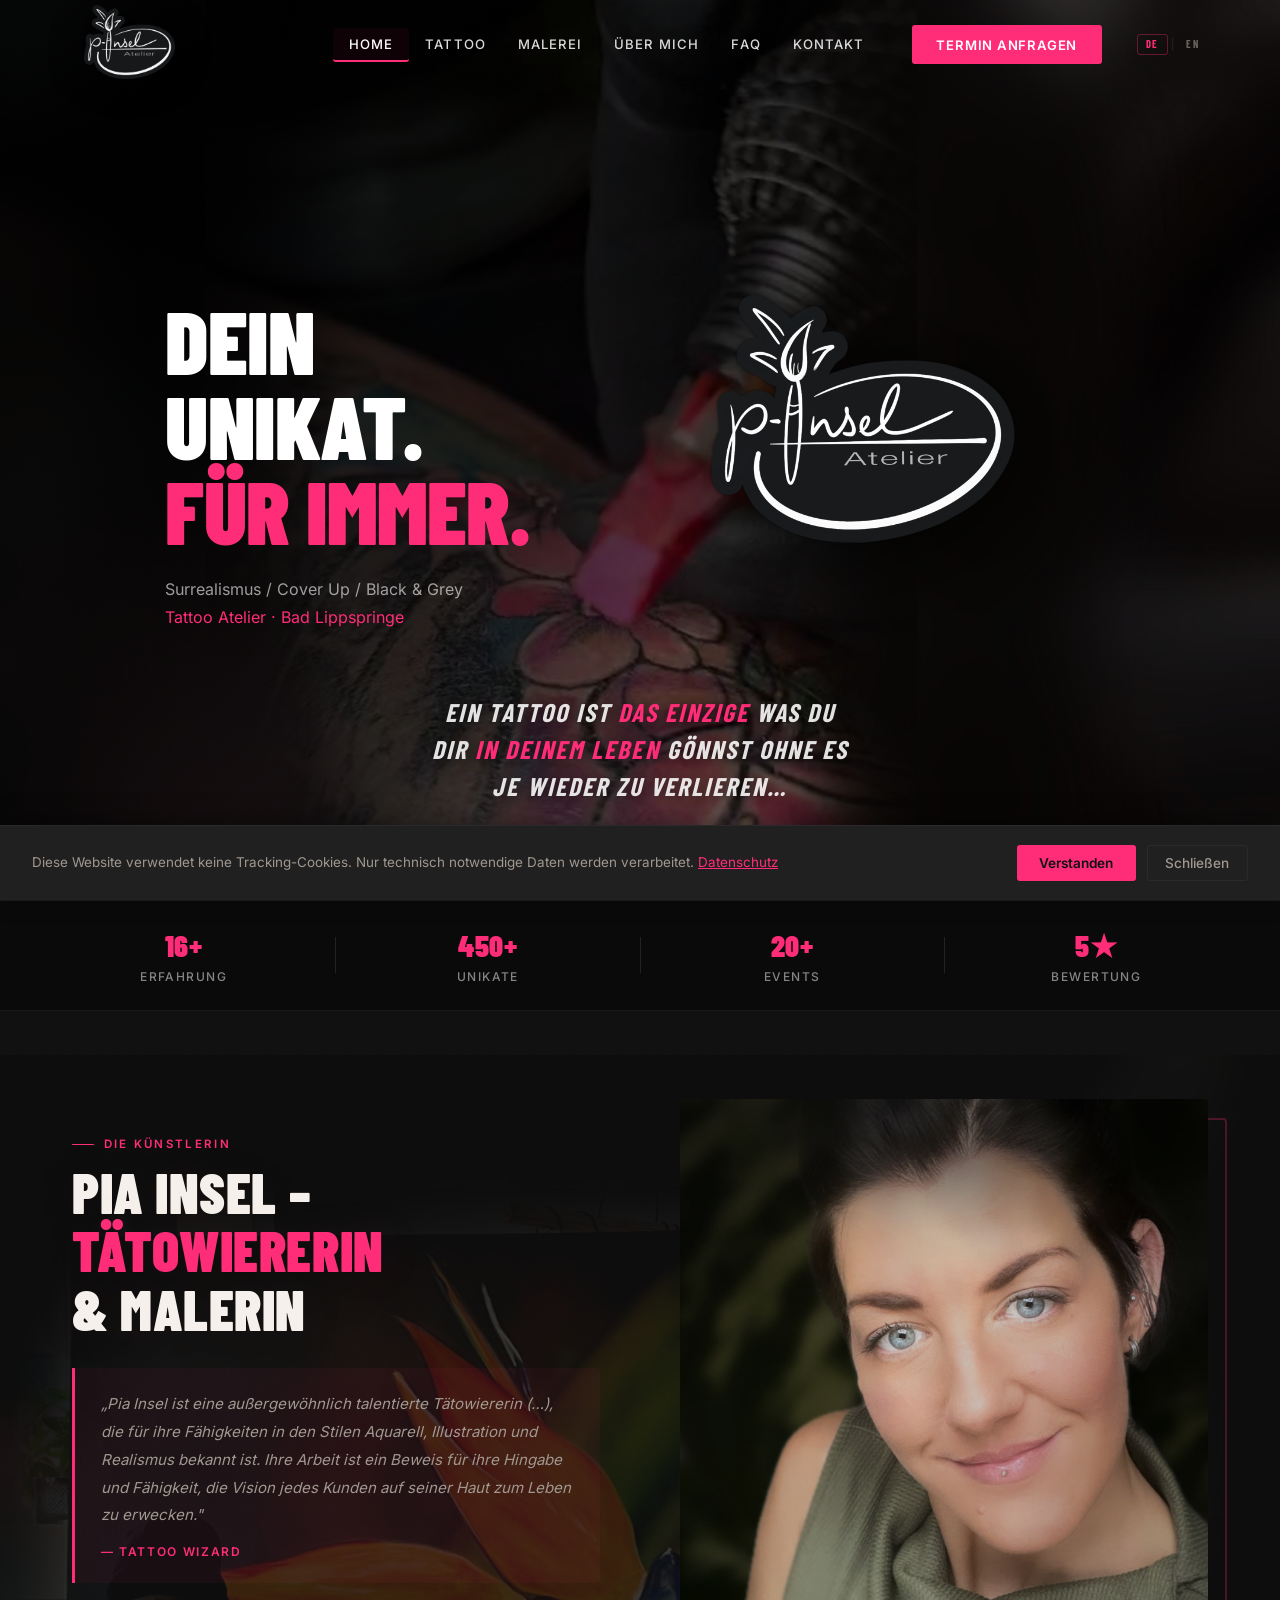
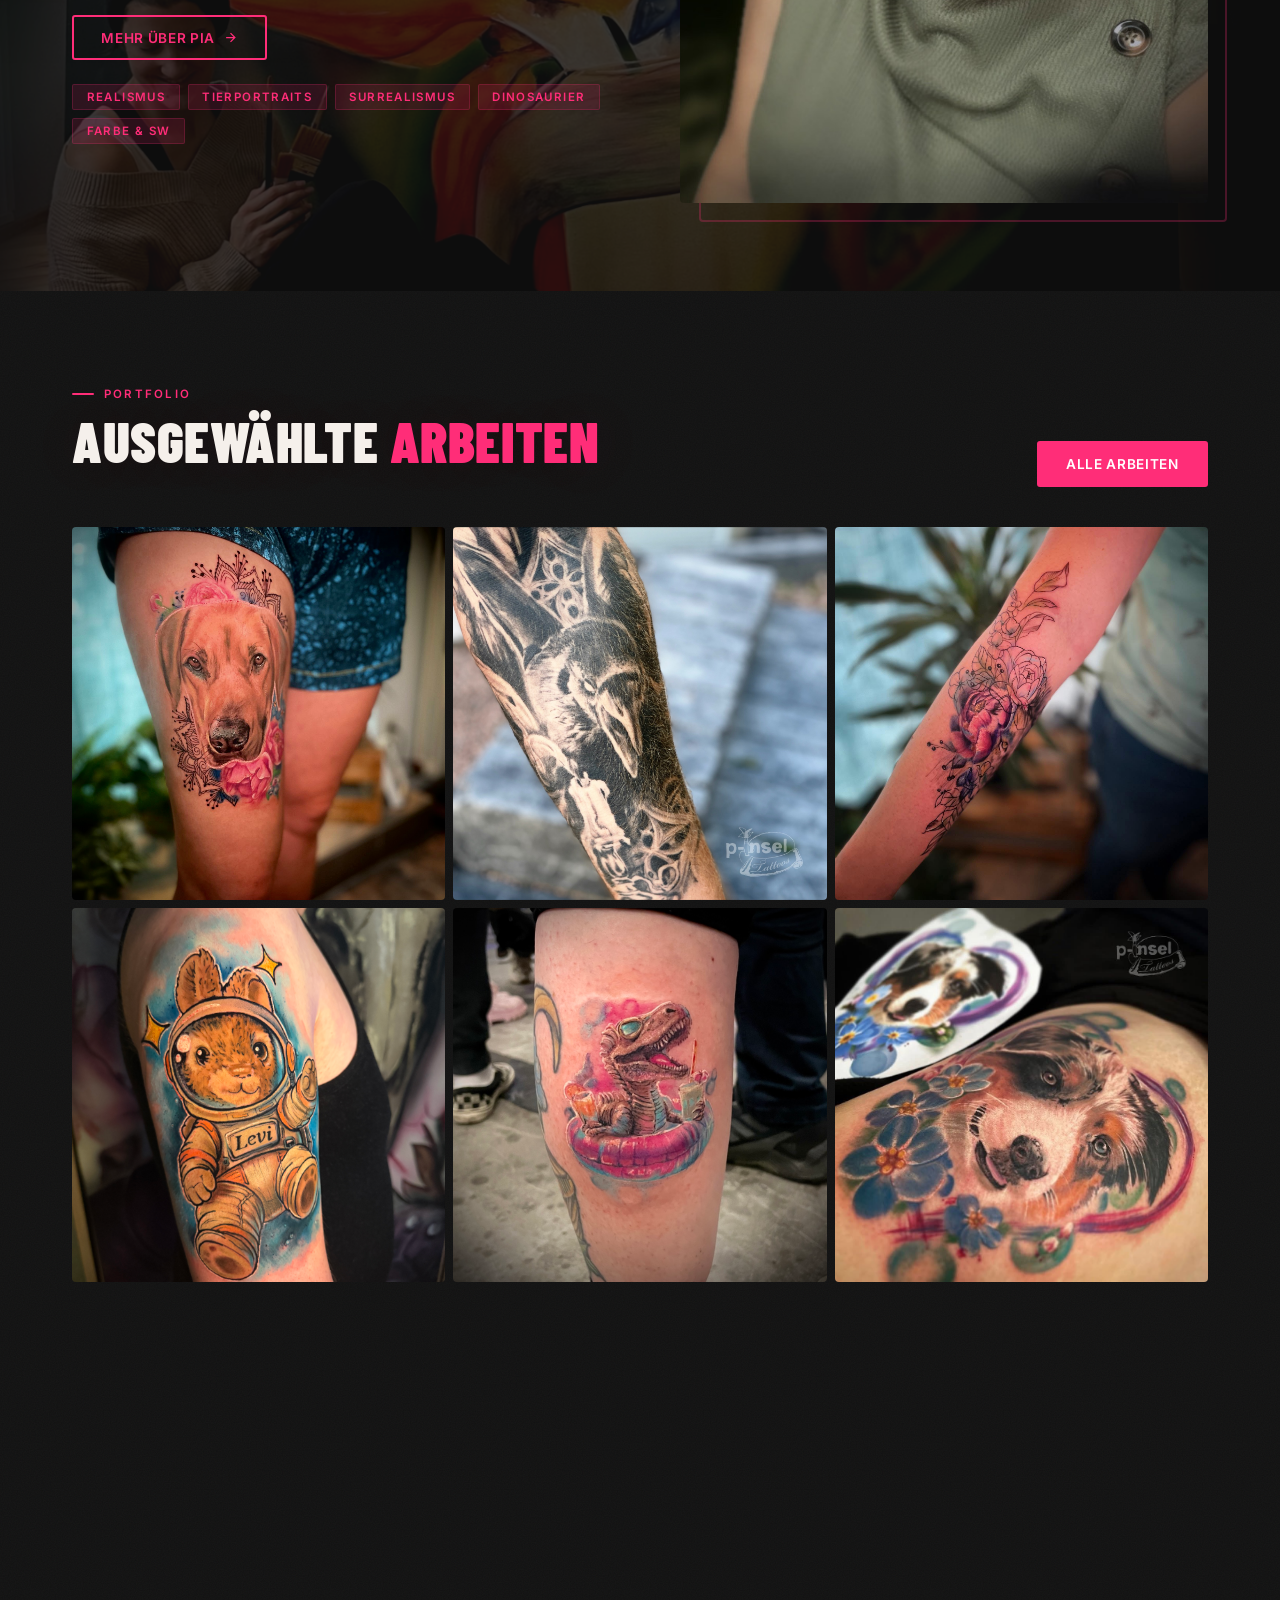
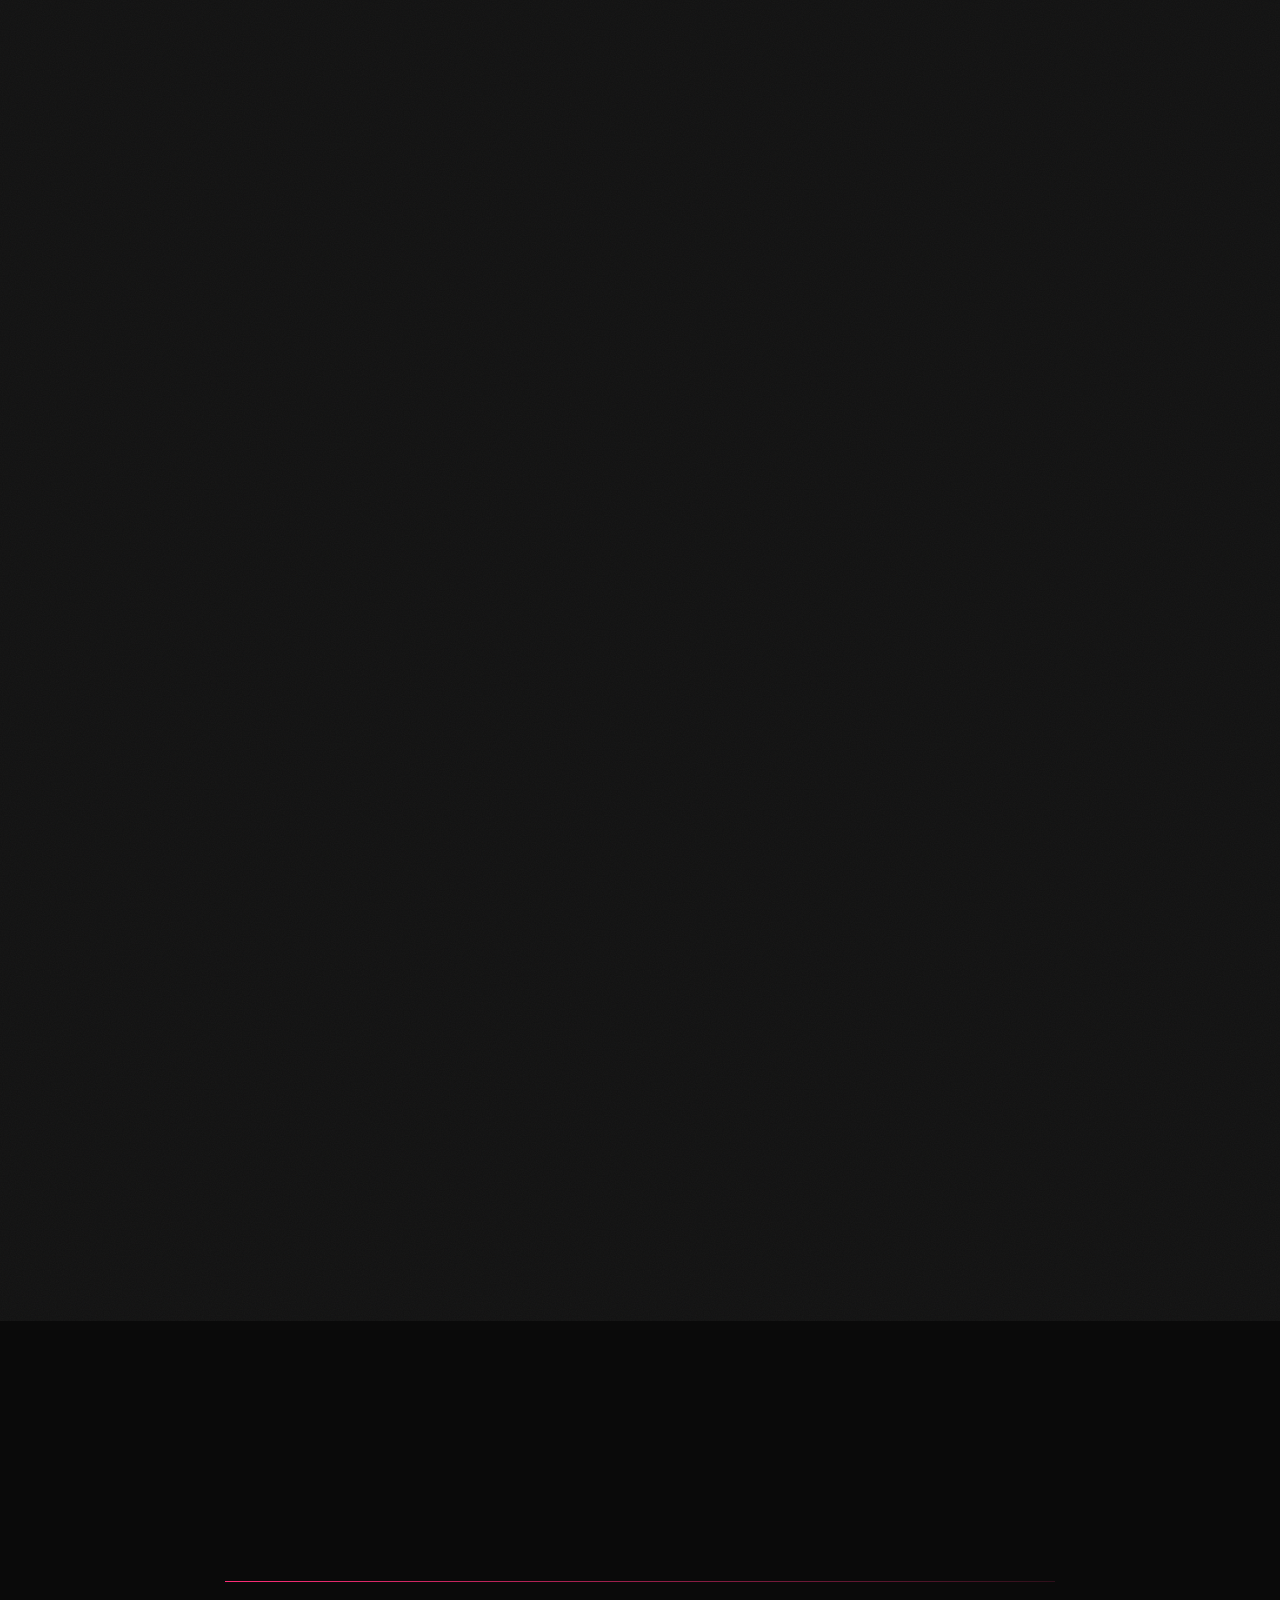
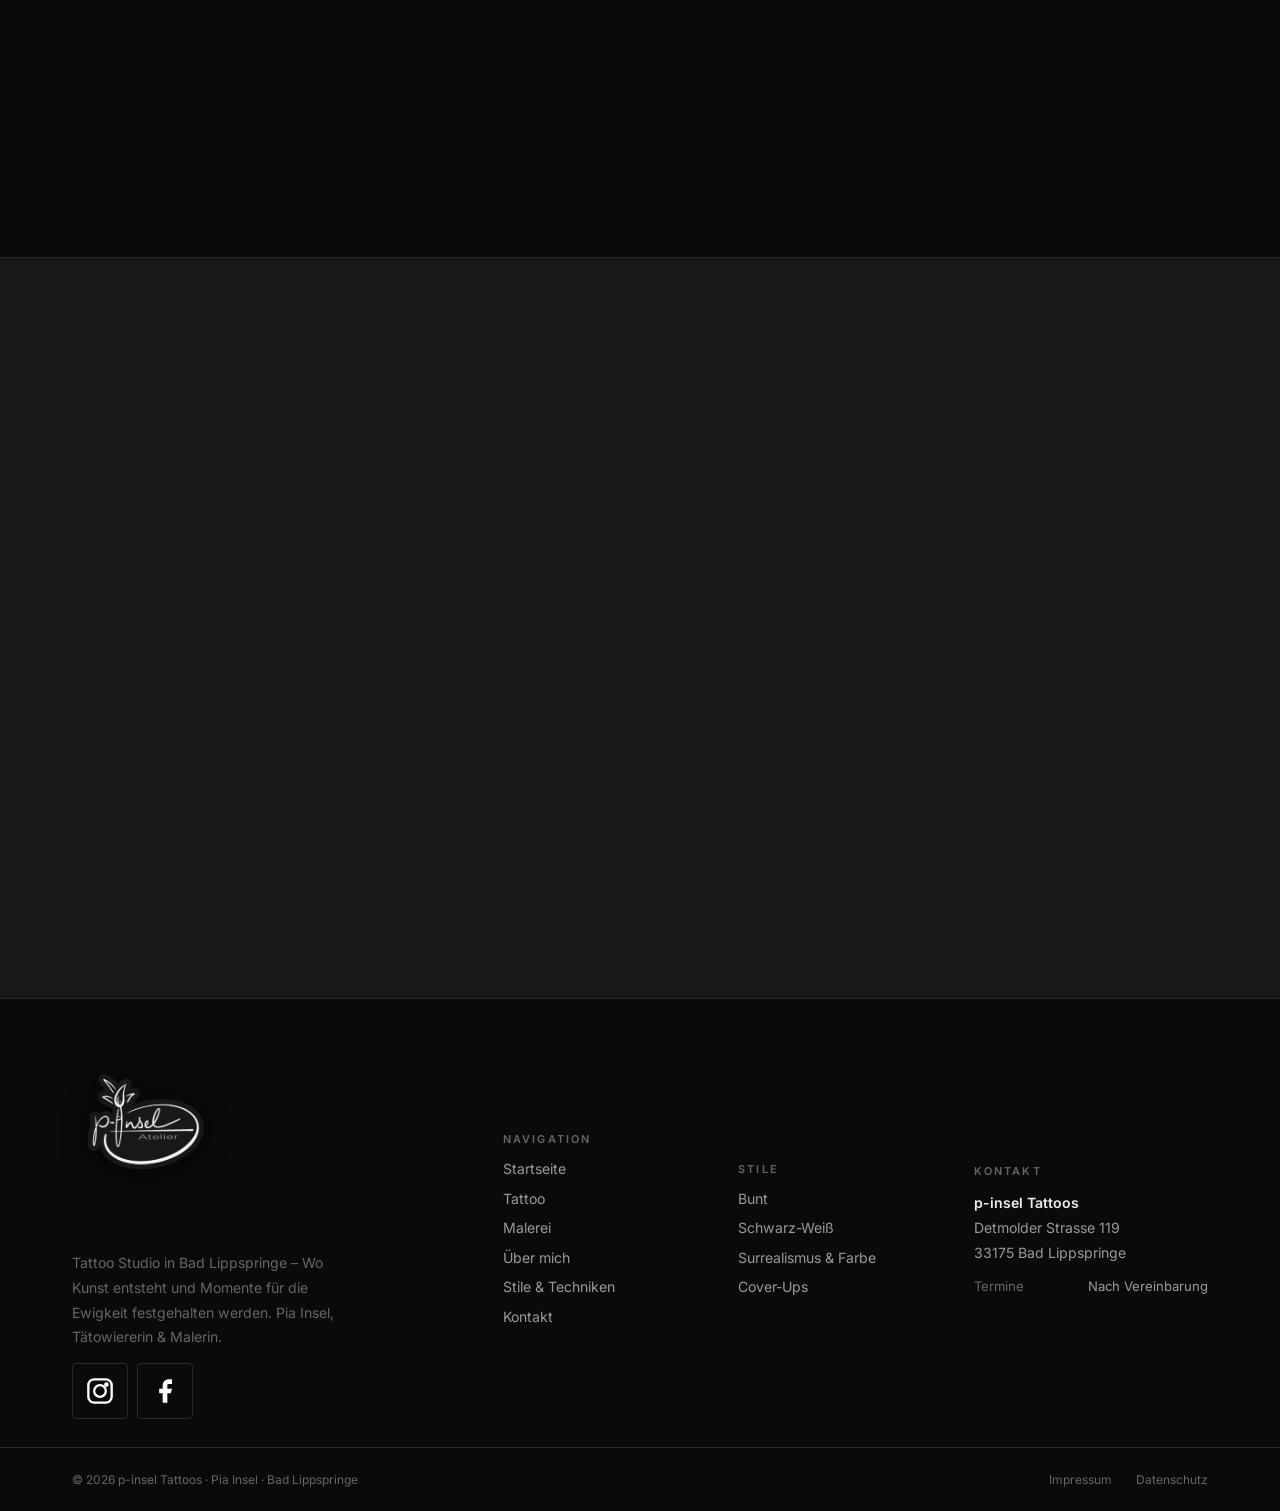
<file: index.html>
<!DOCTYPE html>
<html lang="de">
<head>
  <meta charset="UTF-8">
  <meta name="viewport" content="width=device-width, initial-scale=1.0">
  <title>p-insel Tattoos · Bad Lippspringe | Pia Insel</title>
  <meta name="description" content="Tattoo Studio Bad Lippspringe – Pia Insel. Realistische Tierportraits, florales Feineline & Surrealismus. ★ 5,0 Google. Jetzt Termin anfragen!">
  <meta name="keywords" content="Tattoo Studio Bad Lippspringe, Tätowierer Paderborn, Realismus Tattoo, Tierportrait Tattoo, Feineline Tattoo, Pia Insel">

  <!-- Open Graph -->
  <meta property="og:title" content="p-insel Tattoos · Pia Insel">
  <meta property="og:description" content="Tattoo Studio in Bad Lippspringe. Realistische Tierportraits, florales Feineline, Surrealismus.">
  <meta property="og:type" content="website">
  <meta property="og:url" content="https://www.p-insel.de">
  <meta property="og:image" content="https://www.p-insel.de/img/og-preview.jpg">
  <meta property="og:image:width" content="1200">
  <meta property="og:image:height" content="630">
  <meta property="og:image:alt" content="p-insel Tattoos – Pia Insel bei der Arbeit">
  <meta property="og:site_name" content="p-insel Tattoos">
  <meta name="twitter:card" content="summary_large_image">
  <meta name="twitter:image" content="https://www.p-insel.de/img/og-preview.jpg">

  <!-- Canonical -->
  <link rel="canonical" href="https://www.p-insel.de">

  <!-- Fonts -->

  <!-- Styles -->
  <link rel="stylesheet" href="styles.css">

  <!-- Schema.org -->
  <script type="application/ld+json">
  {
    "@context": "https://schema.org",
    "@type": "TattooParlor",
    "name": "p-insel Tattoos",
    "url": "https://www.p-insel.de",
    "email": "info@p-insel.de",
    "telephone": "",
    "priceRange": "€€",
    "address": {
      "@type": "PostalAddress",
      "streetAddress": "Detmolder Strasse 119",
      "addressLocality": "Bad Lippspringe",
      "postalCode": "33175",
      "addressCountry": "DE"
    },
    "openingHours": ["Tu-Fr 14:00-19:00", "Sa 10:00-13:00"],
    "description": "Tattoo Studio in Bad Lippspringe. Realistische Tierportraits, florales Feineline, Surrealismus.",
    "aggregateRating": {
      "@type": "AggregateRating",
      "ratingValue": "5.0",
      "reviewCount": "38"
    }
  }
  </script>
</head>
<body class="has-dark-hero">

<!-- ================================================
     NAVIGATION
     ================================================ -->
<nav id="nav" role="navigation" aria-label="Hauptnavigation">
  <div class="nav-inner">
    <a href="index.html" class="nav-logo" aria-label="p-insel Tattoos – Startseite">
      <img src="img/logo-hires.png" alt="p-insel Tattoos" class="nav-logo-img">
    </a>
    <ul class="nav-links" role="list">
      <li><a href="index.html" class="active" data-i18n="nav.home">Home</a></li>
      <li><a href="portfolio.html" data-i18n="nav.portfolio">Tattoo</a></li>
      <li><a href="malerei.html" data-i18n="nav.malerei">Malerei</a></li>
      <li><a href="kuenstlerin.html" data-i18n="nav.about">Über mich</a></li>
      <li><a href="faq.html" data-i18n="nav.faq">FAQ</a></li>
      <li><a href="kontakt.html" data-i18n="nav.contact">Kontakt</a></li>
    </ul>
    <a href="kontakt.html" class="nav-cta" data-i18n="nav.cta">Termin anfragen</a>
    <div class="lang-switcher">
      <button class="lang-btn" data-lang="de">DE</button>
      <span class="lang-sep">|</span>
      <button class="lang-btn" data-lang="en">EN</button>
    </div>
    <button class="hamburger" id="hamburger" aria-label="Menü öffnen" aria-expanded="false">
      <span></span><span></span><span></span>
    </button>
  </div>
</nav>

<!-- Mobile Drawer -->
<div id="drawer-overlay" aria-hidden="true"></div>
<div id="mobile-drawer" role="dialog" aria-modal="true" aria-label="Navigation">
  <div class="drawer-header">
    <img src="img/logo-hires.png" alt="p-insel Tattoos" class="drawer-logo-img">
    <button class="drawer-close" id="drawer-close" aria-label="Menü schließen">
      <svg width="16" height="16" viewBox="0 0 24 24" fill="none" stroke="currentColor" stroke-width="2"><path d="M18 6L6 18M6 6l12 12"/></svg>
    </button>
  </div>
  <nav class="drawer-nav">
    <a href="index.html" class="active" data-i18n="nav.home">Home</a>
    <a href="portfolio.html" data-i18n="nav.portfolio">Tattoo</a>
    <a href="malerei.html" data-i18n="nav.malerei">Malerei</a>
    <a href="kuenstlerin.html" data-i18n="nav.about">Über mich</a>
    <a href="faq.html" data-i18n="nav.faq">FAQ</a>
    <a href="kontakt.html" data-i18n="nav.contact">Kontakt</a>
  </nav>
  <div class="drawer-footer">
    <div class="drawer-footer-contact">
      Detmolder Str. 119 · Bad Lippspringe
    </div>
    <div class="drawer-lang-switcher">
      <button class="lang-btn" data-lang="de">DE</button>
      <span class="lang-sep">|</span>
      <button class="lang-btn" data-lang="en">EN</button>
    </div>
    <a href="kontakt.html" class="drawer-cta-link" data-i18n="drawer.cta">Termin anfragen</a>
  </div>
</div>

<!-- ══════════════════════════════════════════
     HOMEPAGE HERO — Dark Full-Bleed Editorial
     ══════════════════════════════════════════ -->
<section class="home-hero hero-dark-fullbleed">
  <!-- Full-bleed background photo -->
  <div class="hero-photo-bg">
    <img src="img/hero-landscape.jpg" alt="" aria-hidden="true" fetchpriority="high">
    <div class="hero-photo-overlay"></div>
  </div>

  <div class="hero-fb-inner">
    <!-- LEFT: Text content — kein reveal, Hero ist immer sichtbar -->
    <div class="hero-fb-left">
      <h1 class="hero-fb-h1" id="hero-h1">
        <span class="h1-line" data-i18n="hero.line1">DEIN</span>
        <span class="h1-line" data-i18n="hero.line2">UNIKAT.</span>
        <span class="h1-line"><em style="color:var(--accent);" data-i18n="hero.line3">FÜR IMMER.</em></span>
      </h1>
      <p class="hero-fb-sub"><span data-i18n="hero.sub">Surrealismus / Cover Up / Black &amp; Grey</span><br><span style="color:var(--accent);" data-i18n="hero.location">Tattoo Atelier · Bad Lippspringe</span></p>
    </div>

    <!-- RIGHT: Logo — kein reveal, sofort sichtbar und stabil -->
    <div class="hero-logo-panel">
      <img src="img/logo-hires.png" alt="p-insel Atelier" class="hero-logo-large">
    </div>

  </div>

  <!-- Quote — absolut am unteren Rand des Heroes, immer sichtbar -->
  <p class="hero-quote-text" data-i18n="hero.quote">EIN TATTOO IST <span style="color:var(--accent);">DAS EINZIGE</span> WAS DU<br>DIR <span style="color:var(--accent);">IN DEINEM LEBEN</span> GÖNNST OHNE ES<br>JE WIEDER ZU VERLIEREN...</p>

  <!-- Scroll indicator -->
  <div class="scroll-indicator" aria-hidden="true">
    <span>Scroll</span>
    <svg width="14" height="20" viewBox="0 0 14 20" fill="none"><rect x="1" y="1" width="12" height="18" rx="6" stroke="currentColor" stroke-opacity=".4" stroke-width="1.5"/><circle cx="7" cy="6" r="2" fill="currentColor" fill-opacity=".4"><animate attributeName="cy" values="6;13;6" dur="2s" repeatCount="indefinite"/></circle></svg>
  </div>
</section>

<!-- Stats Bar — direkt unter Hero -->
<div class="hero-meta-strip">
  <div class="hero-meta-item">
    <span class="hero-meta-num">16+</span>
    <span class="hero-meta-lbl" data-i18n="stats.experience">Erfahrung</span>
  </div>
  <div class="hero-meta-sep"></div>
  <div class="hero-meta-item">
    <span class="hero-meta-num">450+</span>
    <span class="hero-meta-lbl" data-i18n="stats.unique">Unikate</span>
  </div>
  <div class="hero-meta-sep"></div>
  <div class="hero-meta-item">
    <span class="hero-meta-num">20+</span>
    <span class="hero-meta-lbl" data-i18n="stats.events">Events</span>
  </div>
  <div class="hero-meta-sep"></div>
  <div class="hero-meta-item">
    <span class="hero-meta-num">5&#9733;</span>
    <span class="hero-meta-lbl" data-i18n="stats.rating">Bewertung</span>
  </div>
</div>

<!-- ================================================
     ÜBER PIA (Split-Layout)
     ================================================ -->
<section class="section parallax-section" id="ueber" aria-label="Über die Künstlerin">
  <div class="parallax-bg" data-speed="0.22" style="background-image:url('img/pia-strelitzia-atelier.jpeg')"></div>
  <div class="parallax-overlay" style="background:rgba(17,17,17,.80)"></div>
  <div class="container">
    <div class="about-split">
      <div class="about-text">
        <div class="section-eyebrow reveal" data-i18n="about.eyebrow">Die Künstlerin</div>
        <h2 class="section-title reveal" data-delay="1" data-i18n="about.h2">
          Pia Insel –<br><span>Tätowiererin</span><br>&amp; Malerin
        </h2>
        <blockquote class="about-quote reveal" data-delay="2">
          <p data-i18n="about.quote">„Pia Insel ist eine außergewöhnlich talentierte Tätowiererin (…), die für ihre Fähigkeiten in den Stilen Aquarell, Illustration und Realismus bekannt ist. Ihre Arbeit ist ein Beweis für ihre Hingabe und Fähigkeit, die Vision jedes Kunden auf seiner Haut zum Leben zu erwecken."</p>
          <cite data-i18n="about.cite">— Tattoo Wizard</cite>
        </blockquote>

        <div class="reveal" data-delay="3" style="margin-top:2rem;">
          <a href="kuenstlerin.html" class="btn btn-outline-gold">
            <span data-i18n="about.cta">Mehr über Pia</span>
            <svg width="15" height="15" viewBox="0 0 24 24" fill="none" stroke="currentColor" stroke-width="2"><path d="M5 12h14M12 5l7 7-7 7"/></svg>
          </a>
        </div>

        <div class="about-tags reveal" data-delay="4">
          <span class="tag" data-i18n="tag.realismus">Realismus</span>
          <span class="tag" data-i18n="tag.tierportraits">Tierportraits</span>
          <span class="tag" data-i18n="tag.surrealismus">Surrealismus</span>
          <span class="tag" data-i18n="tag.dino">Dinosaurier</span>
          <span class="tag" data-i18n="tag.farbsw">Farbe &amp; SW</span>
        </div>
      </div>

      <div class="about-img-wrap reveal" data-delay="1">
        <img src="img/pia-portrait-2.jpeg" alt="Pia Insel — Tätowiererin & Malerin" class="about-img">
      </div>
    </div>
  </div>
</section>



<!-- ================================================
     PORTFOLIO TEASER
     ================================================ -->
<section class="section" id="portfolio" aria-label="Portfolio Vorschau">
  <div class="container">
    <div style="display:flex;align-items:flex-end;justify-content:space-between;margin-bottom:2.5rem;flex-wrap:wrap;gap:1.5rem;">
      <div>
        <div class="section-eyebrow reveal" data-i18n="portfolio.eyebrow">Portfolio</div>
        <h2 class="section-title reveal" data-delay="1" data-i18n="portfolio.title">Ausgewählte <span>Arbeiten</span></h2>
      </div>
      <a href="portfolio.html" class="btn btn-red reveal" data-delay="2" data-i18n="portfolio.all">
        Alle Arbeiten
        <svg width="15" height="15" viewBox="0 0 24 24" fill="none" stroke="currentColor" stroke-width="2"><path d="M5 12h14M12 5l7 7-7 7"/></svg>
      </a>
    </div>

    <div class="gallery-mini-grid">
      <div class="mini-item reveal" data-delay="1">
        <img src="img/tattoo/bunt-01.jpg" alt="Hundeportrait mit Blumen — buntes Tattoo von Pia Insel">
        <div class="mini-overlay"><span class="mini-tag" data-i18n="tag.bunt">Bunt</span></div>
      </div>
      <div class="mini-item reveal" data-delay="2">
        <img src="img/tattoo/sw-papagei.jpg" alt="Schwarz-Weiß Vogel-Tattoo von Pia Insel">
        <div class="mini-overlay"><span class="mini-tag" data-i18n="tag.sw">Schwarz-Weiß</span></div>
      </div>
      <div class="mini-item reveal" data-delay="3">
        <img src="img/tattoo/bunt-16.jpg" alt="Rosen am Arm — buntes Tattoo von Pia Insel">
        <div class="mini-overlay"><span class="mini-tag" data-i18n="tag.bunt">Bunt</span></div>
      </div>
      <div class="mini-item reveal" data-delay="1">
        <img src="img/tattoo/bunt-06.jpg" alt="Astronauten-Bär — buntes Tattoo von Pia Insel">
        <div class="mini-overlay"><span class="mini-tag" data-i18n="tag.bunt">Bunt</span></div>
      </div>
      <div class="mini-item reveal" data-delay="2">
        <img src="img/tattoo/bunt-05.jpg" alt="Dino im Schwimmreif — buntes Tattoo von Pia Insel">
        <div class="mini-overlay"><span class="mini-tag" data-i18n="tag.bunt">Bunt</span></div>
      </div>
      <div class="mini-item reveal" data-delay="3">
        <img src="img/tattoo/bunt-12.jpg" alt="Hundeportrait mit Blumen — buntes Tattoo von Pia Insel">
        <div class="mini-overlay"><span class="mini-tag" data-i18n="tag.bunt">Bunt</span></div>
      </div>
    </div>
  </div>
</section>


<!-- ══════════════════════════════════════════
     SWR IM FERNSEHEN — Media Section
     ══════════════════════════════════════════ -->
<section class="section section-dark swr-section reveal">
  <div class="container">
    <div class="section-header" style="text-align:center; margin-bottom:3rem;">
      <span class="section-eyebrow" data-i18n="swr.eyebrow">Bekannt aus dem TV</span>
      <h2 class="section-title" data-i18n="swr.title">Pia Insel im <span>Fernsehen</span></h2>
      <p class="section-desc" style="margin:0 auto; text-align:center;" data-i18n="swr.desc">Pia Insel gleich zwei mal zu Gast beim SWR – Bei „Kaffee oder Tee" sprach sie über das Thema Organspende und bei Pierre M. Krause sorgte sie für „gute Unterhaltung".</p>
    </div>

    <div class="swr-grid">
      <div class="swr-card reveal" data-delay="1">
        <a class="swr-video-wrap swr-thumb-link" href="https://www.youtube.com/watch?v=RJDnmV7x3YQ" target="_blank" rel="noopener noreferrer" aria-label="Pia Insel beim SWR auf YouTube ansehen">
          <img src="img/swr-thumb-2.jpg" alt="Pia Insel beim SWR — Thumbnail" loading="lazy">
          <div class="swr-play-btn" aria-hidden="true">
            <svg viewBox="0 0 68 48" width="68" height="48"><path d="M66.52 7.74c-.78-2.93-2.49-5.41-5.42-6.19C55.79.13 34 0 34 0S12.21.13 6.9 1.55c-2.93.78-4.63 3.26-5.42 6.19C.06 13.05 0 24 0 24s.06 10.95 1.48 16.26c.78 2.93 2.49 5.41 5.42 6.19C12.21 47.87 34 48 34 48s21.79-.13 27.1-1.55c2.93-.78 4.64-3.26 5.42-6.19C67.94 34.95 68 24 68 24s-.06-10.95-1.48-16.26z" fill="#ff0000"/><path d="M45 24 27 14v20" fill="#fff"/></svg>
          </div>
          <span class="swr-yt-label" data-i18n="swr.yt.label">Auf YouTube ansehen</span>
        </a>
        <div class="swr-card-info">
          <span class="swr-badge">SWR Fernsehen</span>
          <h3 data-i18n="swr.card1.title">Pia Insel beim SWR</h3>
          <p data-i18n="swr.card1.desc">Der SWR stellt gern Persönlichkeiten vor die besonderes machen. Was Tattoos mit Organspende zu tun haben.</p>
        </div>
      </div>

      <div class="swr-card reveal" data-delay="2">
        <a class="swr-video-wrap swr-thumb-link" href="https://www.youtube.com/watch?v=PPlXqpJY634" target="_blank" rel="noopener noreferrer" aria-label="Pia Insel beim SWR auf YouTube ansehen">
          <img src="img/swr-thumb-1.jpg" alt="Pia Insel beim SWR — Thumbnail" loading="lazy">
          <div class="swr-play-btn" aria-hidden="true">
            <svg viewBox="0 0 68 48" width="68" height="48"><path d="M66.52 7.74c-.78-2.93-2.49-5.41-5.42-6.19C55.79.13 34 0 34 0S12.21.13 6.9 1.55c-2.93.78-4.63 3.26-5.42 6.19C.06 13.05 0 24 0 24s.06 10.95 1.48 16.26c.78 2.93 2.49 5.41 5.42 6.19C12.21 47.87 34 48 34 48s21.79-.13 27.1-1.55c2.93-.78 4.64-3.26 5.42-6.19C67.94 34.95 68 24 68 24s-.06-10.95-1.48-16.26z" fill="#ff0000"/><path d="M45 24 27 14v20" fill="#fff"/></svg>
          </div>
          <span class="swr-yt-label" data-i18n="swr.yt.label">Auf YouTube ansehen</span>
        </a>
        <div class="swr-card-info">
          <span class="swr-badge">SWR Fernsehen</span>
          <h3 data-i18n="swr.card2.title">Pia Insel beim SWR</h3>
          <p data-i18n="swr.card2.desc">Für gute Unterhaltung sorgte Pia als Überraschungsgast zum Thema Freundschaft.</p>
        </div>
      </div>
    </div>
  </div>
</section>

<!-- ================================================
     TESTIMONIALS
     ================================================ -->
<section class="section" id="bewertungen" aria-label="Kundenstimmen">
  <div class="container">
    <div style="text-align:center; margin-bottom:3rem;">
      <div class="section-eyebrow reveal" style="justify-content:center;" data-i18n="reviews.eyebrow">Kundenstimmen</div>
      <h2 class="section-title reveal" data-delay="1" style="font-size:clamp(2.2rem,4.5vw,3.5rem);" data-i18n="reviews.title">
        Was Kunden <span>sagen</span>
      </h2>
    </div>

    <div class="testimonials-grid">
      <div class="testimonial reveal" data-delay="1">
        <div class="stars">★★★★★</div>
        <p class="testimonial-text" data-i18n="review1.text">
          Pia ist eine absolut tolle Künstlerin. Mega sympathisch, ich hatte sofort vollstes Vertrauen zu ihr. Das Atelier ist klein und fein, sauber und gemütlich. Und ihre Arbeit ist mega schön geworden.
        </p>
        <div class="testimonial-author">
          <div class="avatar">CS</div>
          <div>
            <div class="author-name" data-i18n="review1.name">Claudia S.</div>
            <div class="author-meta" data-i18n="review1.meta">Google Bewertung · ★★★★★</div>
          </div>
        </div>
      </div>

      <div class="testimonial reveal" data-delay="2">
        <div class="stars">★★★★★</div>
        <p class="testimonial-text" data-i18n="review2.text">
          Tattoostudio mit einzigartiger, zauberhafter Atmosphäre. Pia ist super nett, herzlich, offen und unterhaltsam, ihre Insel ist ein warmer Wohlfühlort. Ich freue mich schon auf das nächste Mal!
        </p>
        <div class="testimonial-author">
          <div class="avatar">KT</div>
          <div>
            <div class="author-name" data-i18n="review2.name">Katrin Tonollo</div>
            <div class="author-meta" data-i18n="review2.meta">Google Bewertung · ★★★★★</div>
          </div>
        </div>
      </div>

      <div class="testimonial reveal" data-delay="3">
        <div class="stars">★★★★★</div>
        <p class="testimonial-text" data-i18n="review3.text">
          Pia hat sich da nicht einfach nur ein Studio, sondern einen Wohlfühl-Ort aufgebaut. Super schönes Ding. Pia wie immer sehr sympathisch und gut gelaunt!
        </p>
        <div class="testimonial-author">
          <div class="avatar">JB</div>
          <div>
            <div class="author-name" data-i18n="review3.name">Jacqueline Bischel</div>
            <div class="author-meta" data-i18n="review3.meta">Google Bewertung · ★★★★★</div>
          </div>
        </div>
      </div>
    </div>
  </div>
</section>

<!-- ================================================
     DEIN WEG ZUM TATTOO
     ================================================ -->
<section class="section section-dark" id="prozess" aria-label="Wie funktioniert eine Buchung" style="background:#0a0a0a;">
  <div class="container">
    <div style="text-align:center; margin-bottom:3.5rem;">
      <div class="section-eyebrow reveal" style="justify-content:center;" data-i18n="process.eyebrow">So funktioniert's</div>
      <h2 class="section-title reveal" data-delay="1" style="font-size:clamp(2.2rem,4.5vw,3.5rem);" data-i18n="process.title">
        Dein Weg zum <span>Tattoo</span>
      </h2>
    </div>
    <div class="process-steps">
      <div class="process-step reveal" data-delay="1">
        <div class="step-num">01</div>
        <h4 data-i18n="process.s1.title">Termin-Release abwarten</h4>
        <p data-i18n="process.s1.desc">Ich vergebe Termine nur einmal pro Quartal – die Plätze sind also heißer begehrt als der letzte Parkplatz vorm Supermarkt. Damit du den nächsten Drop nicht verpasst, findest du alle Infos im Menü unter <a href="kontakt.html" style="color:var(--accent);text-decoration:none;">Kontakt</a>.</p>
      </div>
      <div class="process-step reveal" data-delay="2">
        <div class="step-num">02</div>
        <h4 data-i18n="process.s2.title">Inspiration sammeln</h4>
        <p data-i18n="process.s2.desc">Such dir vorab Referenzbilder raus, die deinen Wunschstil zeigen. Zum Beispiel Fotos vom Haustier, Blumen oder Actionfigur. Ich kopiere nichts aus dem Internet – aber Ideen sammeln darf man dort schon&nbsp;;)</p>
      </div>
      <div class="process-step reveal" data-delay="3">
        <div class="step-num">03</div>
        <h4 data-i18n="process.s3.title">Anfrage schicken</h4>
        <p data-i18n="process.s3.desc">Sobald die Termine online gehen, schickst du mir deine Anfrage über das <a href="kontakt.html" style="color:var(--accent);text-decoration:none;">Kontaktformular</a>.</p>
      </div>
      <div class="process-step reveal" data-delay="4">
        <div class="step-num">04</div>
        <h4 data-i18n="process.s4.title">Termin sichern</h4>
        <p data-i18n="process.s4.desc">Wenn alles passt, bekommst du deinen Termin bestätigt. Dann heißt es nur noch: Vorfreude genießen und den Countdown starten.</p>
      </div>
    </div>
  </div>
</section>

<!-- ================================================
     ANFAHRT
     ================================================ -->
<section class="section maps-section" id="maps" aria-label="Anfahrt & Standort">
  <div class="container">
    <div class="maps-grid reveal">
      <div class="maps-info">
        <div class="section-eyebrow" data-i18n="maps.eyebrow">Anfahrt</div>
        <h2 class="section-title" style="font-size:clamp(2rem,5vw,3.2rem);margin-bottom:1rem;" data-i18n="maps.title">
          FINDE DAS TATTOO ATELIER <span>FÜR DEINE AUSZEIT</span>
        </h2>
        <p class="maps-address-text" data-i18n="maps.desc">
          Das Atelier liegt mitten in Bad Lippspringe – direkt an der Detmolder Straße, gut erreichbar mit Auto und Bus.
        </p>
        <div class="maps-details">
          <div class="maps-detail-item">
            <svg width="18" height="18" viewBox="0 0 24 24" fill="none" stroke="currentColor" stroke-width="2"><path d="M21 10c0 7-9 13-9 13s-9-6-9-13a9 9 0 0118 0z"/><circle cx="12" cy="10" r="3"/></svg>
            <div>
              <strong data-i18n="maps.address">Adresse</strong>
              <span>Detmolder Str. 119<br>33175 Bad Lippspringe</span>
            </div>
          </div>
          <div class="maps-detail-item">
            <svg width="18" height="18" viewBox="0 0 24 24" fill="none" stroke="currentColor" stroke-width="2"><circle cx="12" cy="12" r="10"/><polyline points="12 6 12 12 16 14"/></svg>
            <div>
              <strong data-i18n="maps.hours">Öffnungszeiten</strong>
              <span data-i18n="maps.hours.val">Nach Vereinbarung</span>
            </div>
          </div>
        </div>
        <a href="https://maps.google.com/?q=Detmolder+Str.+119,+33175+Bad+Lippspringe" target="_blank" rel="noopener noreferrer" class="btn btn-outline-white maps-btn" data-i18n="maps.gmaps">
          In Google Maps öffnen
        </a>
      </div>
      <div class="maps-embed">
        <div class="map-consent" data-map-src="https://www.google.com/maps/embed?pb=!1m18!1m12!1m3!1d2474.9!2d8.8340!3d51.7860!2m3!1f0!2f0!3f0!3m2!1i1024!2i768!4f13.1!3m3!1m2!1s0x47ba5b5b5b5b5b5b%3A0x0!2sDetmolder+Str.+119%2C+33175+Bad+Lippspringe!5e0!3m2!1sde!2sde!4v1700000000000!5m2!1sde!2sde" data-map-title="p-insel Tattoo Studio – Standort Bad Lippspringe">
          <div class="map-consent-inner">
            <svg class="map-consent-icon" width="34" height="34" viewBox="0 0 24 24" fill="none" stroke="currentColor" stroke-width="1.6"><path d="M21 10c0 7-9 12-9 12s-9-5-9-12a9 9 0 0118 0z"/><circle cx="12" cy="10" r="3"/></svg>
            <p class="map-consent-text" data-i18n="map.consent.text">Hier wird eine Karte von Google Maps geladen. Dabei werden Daten an Google (USA) übertragen.</p>
            <button type="button" class="map-consent-btn" data-i18n="map.consent.btn">Karte laden</button>
            <p class="map-consent-note" data-i18n="map.consent.note">Mit dem Laden akzeptierst du die <a href="https://policies.google.com/privacy" target="_blank" rel="noopener noreferrer">Datenschutzerklärung von Google</a>.</p>
          </div>
        </div>
      </div>
    </div>
  </div>
</section>

<!-- ================================================
     FOOTER
     ================================================ -->
<footer role="contentinfo">
  <div class="footer-main">
    <div class="container">
      <div class="footer-grid">
        <div class="footer-brand">
          <a href="index.html" class="footer-logo-text">
            <img src="img/logo-hires.png" alt="p-insel Tattoos" style="height:200px;width:auto;filter:drop-shadow(0 2px 12px rgba(0,0,0,.6));">
          </a>
          <p data-i18n="footer.about">Tattoo Studio in Bad Lippspringe – Wo Kunst entsteht und Momente für die Ewigkeit festgehalten werden. Pia Insel, Tätowiererin & Malerin.</p>
          <div class="footer-social">
            <a href="https://www.instagram.com/pia_insel_tattoos" target="_blank" rel="noopener" aria-label="Instagram">
              <svg width="28" height="28" viewBox="0 0 24 24" fill="none" stroke="white" stroke-width="2"><rect x="2" y="2" width="20" height="20" rx="5"/><circle cx="12" cy="12" r="5"/><circle cx="17.5" cy="6.5" r="1" fill="white"/></svg>
            </a>
            <a href="https://www.facebook.com/PiaInselTattoo" target="_blank" rel="noopener" aria-label="Facebook">
              <svg width="28" height="28" viewBox="0 0 24 24" fill="white"><path d="M18 2h-3a5 5 0 00-5 5v3H7v4h3v8h4v-8h3l1-4h-4V7a1 1 0 011-1h3z"/></svg>
            </a>
          </div>
        </div>

        <div class="footer-col">
          <h4 data-i18n="footer.nav.title">Navigation</h4>
          <ul>
            <li><a href="index.html" data-i18n="footer.nav.home">Startseite</a></li>
            <li><a href="portfolio.html" data-i18n="footer.nav.portfolio">Tattoo</a></li>
            <li><a href="malerei.html" data-i18n="footer.nav.malerei">Malerei</a></li>
            <li><a href="kuenstlerin.html" data-i18n="footer.nav.about">Über mich</a></li>
            <li><a href="portfolio.html" data-i18n="footer.nav.styles">Stile & Techniken</a></li>
            <li><a href="kontakt.html" data-i18n="footer.nav.contact">Kontakt</a></li>
          </ul>
        </div>

        <div class="footer-col">
          <h4 data-i18n="footer.styles.title">Stile</h4>
          <ul>
            <li><a href="portfolio.html#bunt" data-i18n="footer.s.colorful">Bunt</a></li>
            <li><a href="portfolio.html#sw" data-i18n="footer.s.bw">Schwarz-Weiß</a></li>
            <li><a href="portfolio.html#surrealismus" data-i18n="footer.s.surreal">Surrealismus & Farbe</a></li>
            <li><a href="portfolio.html#coverup" data-i18n="footer.s.coverup">Cover-Ups</a></li>
          </ul>
        </div>

        <div class="footer-col">
          <h4 data-i18n="footer.contact.title">Kontakt</h4>
          <address>
            <strong>p-insel Tattoos</strong><br>
            Detmolder Strasse 119<br>
            33175 Bad Lippspringe
          </address>
          <div class="footer-hours">
            <div class="footer-hours-row">
              <span data-i18n="footer.hours.label">Termine</span>
              <span data-i18n="footer.hours.val">Nach Vereinbarung</span>
            </div>
          </div>
        </div>
      </div>
    </div>
  </div>
  <div class="footer-bottom">
    <div class="container" style="display:flex;align-items:center;justify-content:space-between;flex-wrap:wrap;gap:1rem;width:100%;">
      <p>© 2026 p-insel Tattoos · Pia Insel · Bad Lippspringe</p>
      <div class="footer-bottom-links">
        <a href="impressum.html">Impressum</a>
        <a href="datenschutz.html">Datenschutz</a>
      </div>
    </div>
  </div>
</footer>

<!-- Floating CTA -->
<div id="float-cta" aria-hidden="true">
  <a href="kontakt.html" class="float-cta-btn">
    <svg width="15" height="15" viewBox="0 0 24 24" fill="none" stroke="currentColor" stroke-width="2.5"><path d="M5 12h14M12 5l7 7-7 7"/></svg>
    Termin anfragen
  </a>
</div>

<!-- Cookie Banner -->
<div id="cookie-banner" role="dialog" aria-label="Cookie-Hinweis">
  <p>Diese Website verwendet keine Tracking-Cookies. Nur technisch notwendige Daten werden verarbeitet. <a href="datenschutz.html">Datenschutz</a></p>
  <div class="cookie-btn-row">
    <button class="cookie-accept" id="cookie-ok">Verstanden</button>
    <button class="cookie-decline" id="cookie-no">Schließen</button>
  </div>
</div>

<!-- ================================================
     JAVASCRIPT
     ================================================ -->
<script>
  /* ── Navigation scroll effect ── */
  const nav = document.getElementById('nav');
  window.addEventListener('scroll', () => {
    nav.classList.toggle('scrolled', window.scrollY > 50);
  }, { passive: true });

  /* ── Hamburger / Drawer ── */
  const hamburger = document.getElementById('hamburger');
  const drawer    = document.getElementById('mobile-drawer');
  const overlay   = document.getElementById('drawer-overlay');
  const closeBtn  = document.getElementById('drawer-close');

  function openDrawer() {
    const scrollY = window.scrollY;
    drawer.classList.add('open');
    overlay.classList.add('open');
    hamburger.classList.add('open');
    hamburger.setAttribute('aria-expanded', 'true');
    document.body.style.overflow = 'hidden';
    document.body.style.position = 'fixed';
    document.body.style.top = `-${scrollY}px`;
    document.body.style.width = '100%';
    drawer._savedScroll = scrollY;
  }
  function closeDrawer() {
    const saved = drawer._savedScroll || 0;
    drawer.classList.remove('open');
    overlay.classList.remove('open');
    hamburger.classList.remove('open');
    hamburger.setAttribute('aria-expanded', 'false');
    document.body.style.overflow = '';
    document.body.style.position = '';
    document.body.style.top = '';
    document.body.style.width = '';
    window.scrollTo(0, saved);
  }
  hamburger.addEventListener('click', () => drawer.classList.contains('open') ? closeDrawer() : openDrawer());
  closeBtn.addEventListener('click', closeDrawer);
  overlay.addEventListener('click', closeDrawer);
  drawer.querySelectorAll('a').forEach(a => a.addEventListener('click', closeDrawer));

  /* ── Reveal animations (IntersectionObserver) ── */
  const revealEls = document.querySelectorAll('.reveal');
  const io = new IntersectionObserver((entries) => {
    entries.forEach(entry => {
      if (entry.isIntersecting) {
        entry.target.classList.add('visible');
        io.unobserve(entry.target);
      }
    });
  }, { threshold: 0.12, rootMargin: '0px 0px -40px 0px' });
  revealEls.forEach(el => io.observe(el));

  /* ── Counter animation ── */
  const counters = document.querySelectorAll('.counter');
  const counterObserver = new IntersectionObserver((entries) => {
    entries.forEach(entry => {
      if (entry.isIntersecting) {
        const target = parseInt(entry.target.dataset.target, 10);
        const duration = 1600;
        const start = performance.now();
        const easeOut = p => 1 - Math.pow(1 - p, 3);
        const step = (now) => {
          const p = Math.min((now - start) / duration, 1);
          entry.target.textContent = Math.floor(easeOut(p) * target);
          if (p < 1) requestAnimationFrame(step);
          else entry.target.textContent = target;
        };
        requestAnimationFrame(step);
        counterObserver.unobserve(entry.target);
      }
    });
  }, { threshold: 0.5 });
  counters.forEach(c => counterObserver.observe(c));

  /* ── Hero H1 — Zeile für Zeile einblenden ── */
  document.fonts.ready.then(() => {
    const lines = document.querySelectorAll('#hero-h1 .h1-line');
    lines.forEach((line, i) => {
      setTimeout(() => line.classList.add('in'), 180 + i * 240);
    });
  });

  /* ── Parallax scroll (desktop only) ── */
  const pBgs = document.querySelectorAll('.parallax-bg');
  if (pBgs.length) {
    const _mob = window.matchMedia('(max-width: 900px)').matches;
    if (_mob) {
      /* Mobile: kein JS-Parallax — verhindert translateY-Sprung beim ersten Scroll.
         CSS background-attachment:scroll übernimmt, kein transform nötig. */
      pBgs.forEach(bg => { bg.style.transform = 'none'; });
    } else {
      function updateParallax() {
        const vh = window.innerHeight;
        pBgs.forEach(bg => {
          const section = bg.parentElement;
          const rect = section.getBoundingClientRect();
          const speed = parseFloat(bg.dataset.speed) || 0.15;
          const off = (rect.top - vh / 2 + section.offsetHeight / 2) * speed;
          bg.style.transform = `translateY(${off}px)`;
        });
      }
      window.addEventListener('scroll', updateParallax, { passive: true });
      updateParallax();
    }
  }

  /* ── Floating CTA visibility ── */
  const floatCta = document.getElementById('float-cta');
  window.addEventListener('scroll', () => {
    floatCta.classList.toggle('visible', window.scrollY > 350);
    floatCta.setAttribute('aria-hidden', window.scrollY <= 350);
  }, { passive: true });

  /* ── Cookie banner ── */
  if (!localStorage.getItem('pi-cookie-ok')) {
    setTimeout(() => {
      document.getElementById('cookie-banner').classList.add('show');
    }, 800);
  }
  document.getElementById('cookie-ok').addEventListener('click', () => {
    localStorage.setItem('pi-cookie-ok', '1');
    document.getElementById('cookie-banner').classList.remove('show');
  });
  document.getElementById('cookie-no').addEventListener('click', () => {
    document.getElementById('cookie-banner').classList.remove('show');
  });

  /* Google Maps Klick-zum-Laden — lädt den iframe erst nach Einwilligung */
  document.querySelectorAll('.map-consent').forEach(function(box){
    var btn = box.querySelector('.map-consent-btn');
    if(!btn) return;
    btn.addEventListener('click', function(){
      var ifr = document.createElement('iframe');
      ifr.src = box.getAttribute('data-map-src');
      ifr.width = '100%'; ifr.height = '100%';
      ifr.style.border = '0';
      ifr.loading = 'lazy';
      ifr.setAttribute('allowfullscreen','');
      ifr.setAttribute('referrerpolicy','no-referrer-when-downgrade');
      ifr.title = box.getAttribute('data-map-title') || 'Google Maps';
      box.parentNode.replaceChild(ifr, box);
    });
  });
</script>
<script src="lang.js"></script>
</body>
</html>
</file>
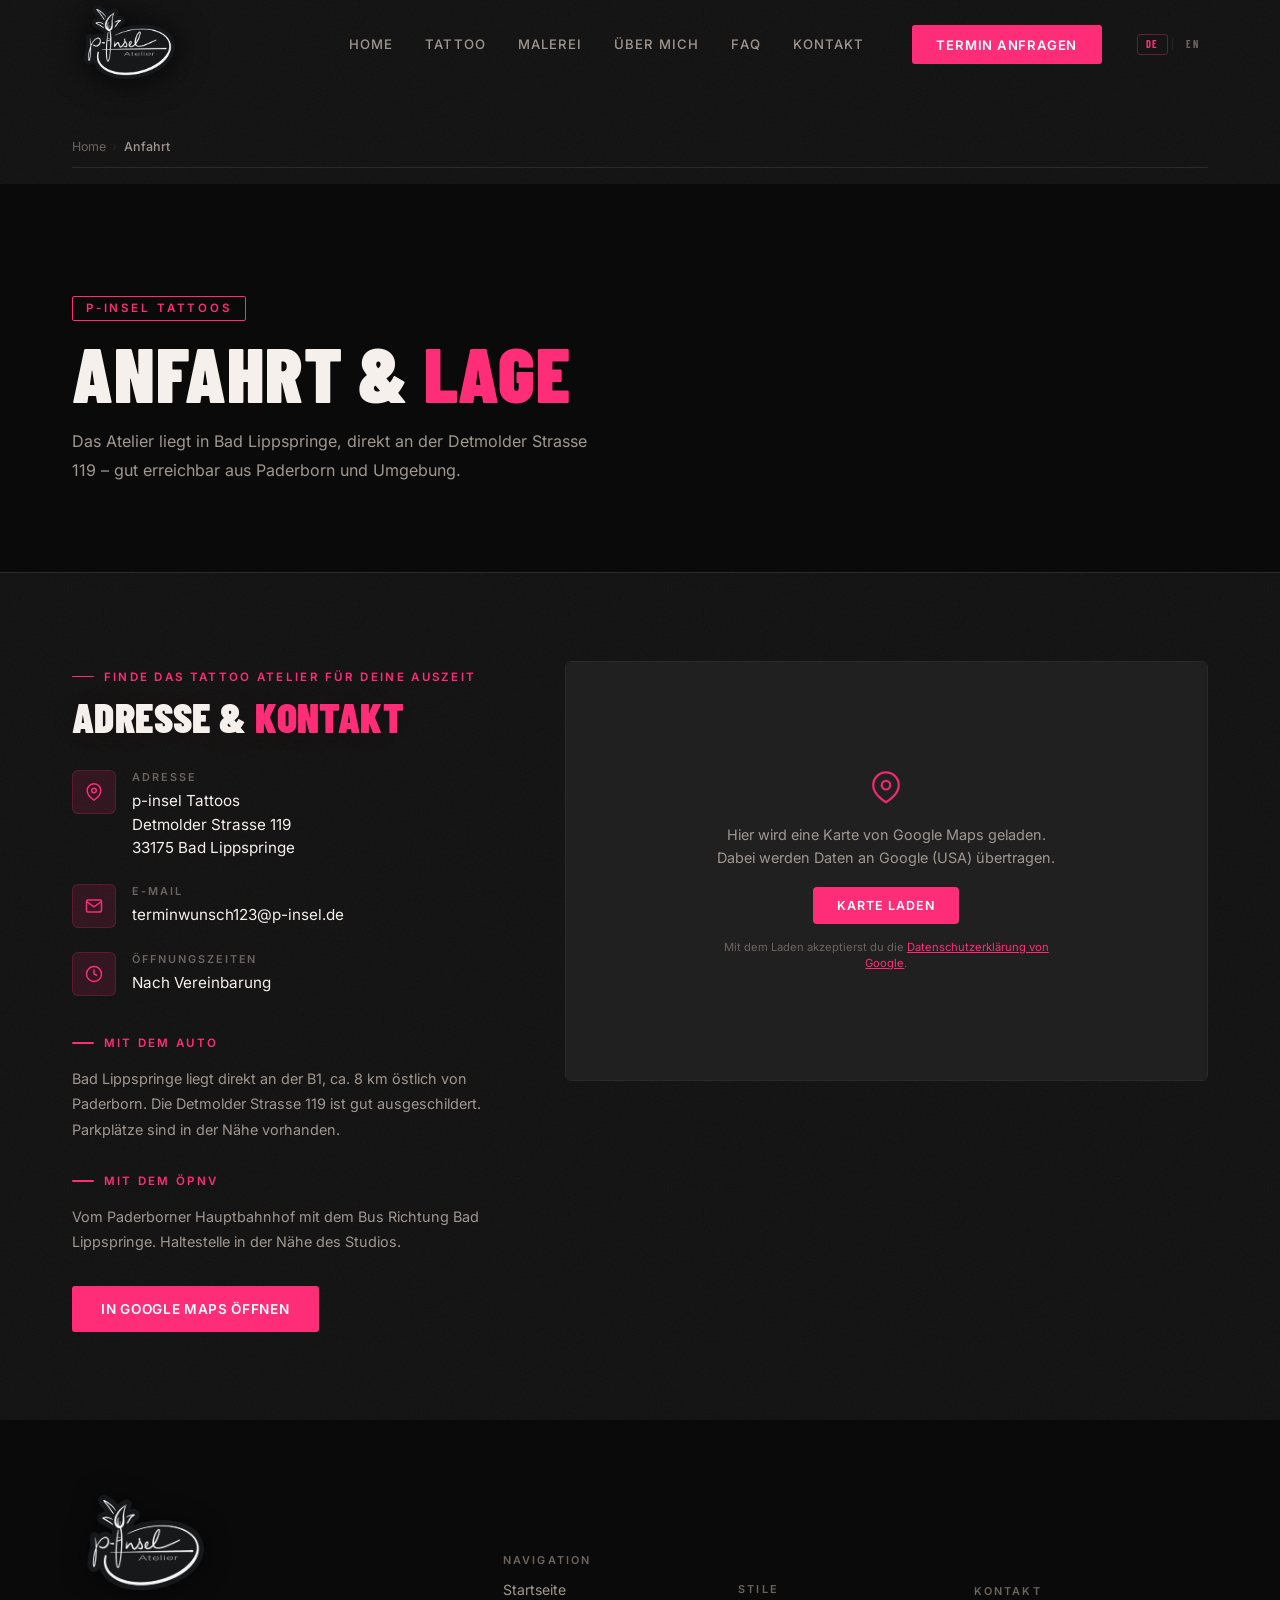
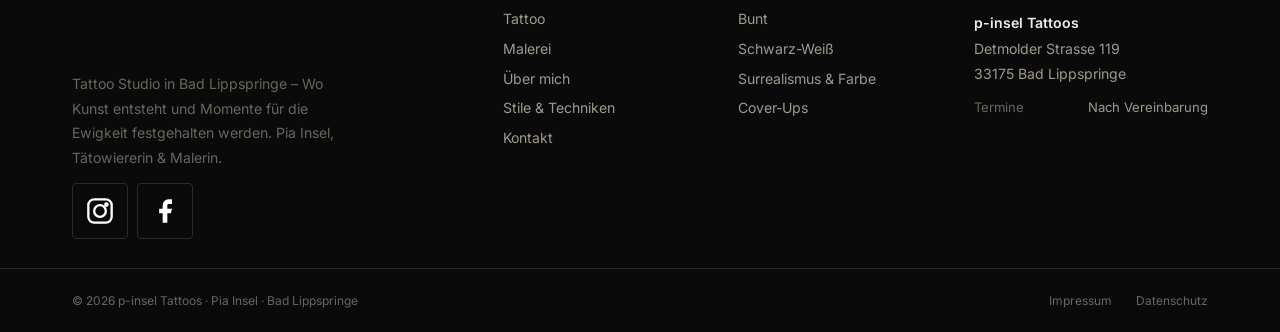
<file: anfahrt.html>
<!DOCTYPE html>
<html lang="de">
<head>
  <meta charset="UTF-8">
  <meta name="viewport" content="width=device-width, initial-scale=1.0">
  <title>Anfahrt · p-insel Tattoos · Bad Lippspringe</title>
  <meta name="description" content="Anfahrt zu p-insel Tattoos Bad Lippspringe – Detmolder Strasse 119, 33175 Bad Lippspringe. Nähe Paderborn. Mit Auto, Bus & Bahn erreichbar.">
  <meta property="og:title" content="Anfahrt · p-insel Tattoos Bad Lippspringe">
  <meta property="og:description" content="Anfahrt zu p-insel Tattoos Bad Lippspringe – Detmolder Strasse 119, 33175 Bad Lippspringe. Nähe Paderborn.">
  <meta property="og:type" content="website">
  <meta property="og:url" content="https://www.p-insel.de/anfahrt.html">
  <meta property="og:image" content="https://www.p-insel.de/img/og-preview.jpg">
  <link rel="canonical" href="https://www.p-insel.de/anfahrt.html">
  <link rel="stylesheet" href="styles.css">
</head>
<body>

<nav id="nav" role="navigation" aria-label="Hauptnavigation">
  <div class="nav-inner">
    <a href="index.html" class="nav-logo"><img src="img/logo-hires.png" alt="p-insel Tattoos" class="nav-logo-img"></a>
    <ul class="nav-links">
      <li><a href="index.html" data-i18n="nav.home">Home</a></li>
      <li><a href="portfolio.html" data-i18n="nav.portfolio">Tattoo</a></li>
      <li><a href="malerei.html" data-i18n="nav.malerei">Malerei</a></li>
      <li><a href="kuenstlerin.html" data-i18n="nav.about">Über mich</a></li>
      <li><a href="faq.html" data-i18n="nav.faq">FAQ</a></li>
      <li><a href="kontakt.html" data-i18n="nav.contact">Kontakt</a></li>
    </ul>
    <a href="kontakt.html" class="nav-cta" data-i18n="nav.cta">Termin anfragen</a>
    <div class="lang-switcher">
      <button class="lang-btn" data-lang="de">DE</button>
      <span class="lang-sep">|</span>
      <button class="lang-btn" data-lang="en">EN</button>
    </div>
    <button class="hamburger" id="hamburger" aria-label="Menü öffnen" aria-expanded="false"><span></span><span></span><span></span></button>
  </div>
</nav>
<div id="drawer-overlay" aria-hidden="true"></div>
<div id="mobile-drawer" role="dialog" aria-modal="true" aria-label="Navigation">
  <div class="drawer-header">
    <img src="img/logo-hires.png" alt="p-insel Tattoos" class="drawer-logo-img">
    <button class="drawer-close" id="drawer-close" aria-label="Menü schließen"><svg width="16" height="16" viewBox="0 0 24 24" fill="none" stroke="currentColor" stroke-width="2"><path d="M18 6L6 18M6 6l12 12"/></svg></button>
  </div>
  <nav class="drawer-nav">
    <a href="index.html" data-i18n="nav.home">Home</a>
    <a href="portfolio.html" data-i18n="nav.portfolio">Tattoo</a>
    <a href="malerei.html" data-i18n="nav.malerei">Malerei</a>
    <a href="kuenstlerin.html" data-i18n="nav.about">Über mich</a>
    <a href="faq.html" data-i18n="nav.faq">FAQ</a>
    <a href="kontakt.html" data-i18n="nav.contact">Kontakt</a>
  </nav>
  <div class="drawer-footer">
    <div class="drawer-footer-contact">
      Detmolder Str. 119 · Bad Lippspringe
    </div>
    <div class="drawer-lang-switcher">
      <button class="lang-btn" data-lang="de">DE</button>
      <span class="lang-sep">|</span>
      <button class="lang-btn" data-lang="en">EN</button>
    </div>
    <a href="kontakt.html" class="drawer-cta-link" data-i18n="drawer.cta">Termin anfragen</a>
  </div>
</div>

<div class="container" style="padding-top:1rem; padding-bottom:1rem;">
  <nav class="breadcrumb" style="margin-bottom:0;">
    <a href="index.html">Home</a><span class="bc-sep">›</span><span class="bc-current" data-i18n="anfahrt.bc">Anfahrt</span>
  </nav>
</div>

<header class="page-hero">
  <div class="container">
    <div class="page-hero-eyebrow">p-insel Tattoos</div>
    <h1 data-i18n="anfahrt.hero.h1">Anfahrt &amp; <span>Lage</span></h1>
    <p data-i18n="anfahrt.hero.desc">Das Atelier liegt in Bad Lippspringe, direkt an der Detmolder Strasse 119 – gut erreichbar aus Paderborn und Umgebung.</p>
  </div>
</header>

<section class="section">
  <div class="container">
    <div style="display:grid;grid-template-columns:1fr 1.5fr;gap:4rem;align-items:start;" class="why-grid">
      <!-- Info -->
      <div>
        <div class="section-eyebrow reveal" data-i18n="anfahrt.eyebrow">Finde das Tattoo Atelier für deine Auszeit</div>
        <h2 class="section-title reveal" data-delay="1" style="font-size:clamp(1.8rem,3.5vw,2.6rem);" data-i18n="anfahrt.h2">
          Adresse &amp; <span>Kontakt</span>
        </h2>

        <div style="display:flex;flex-direction:column;gap:1.5rem;margin-top:2rem;">
          <div class="contact-detail-item reveal" data-delay="1">
            <div class="contact-icon">
              <svg width="18" height="18" viewBox="0 0 24 24" fill="none" stroke="currentColor" stroke-width="2"><path d="M21 10c0 7-9 13-9 13s-9-6-9-13a9 9 0 0118 0z"/><circle cx="12" cy="10" r="3"/></svg>
            </div>
            <div>
              <div class="contact-label" data-i18n="anfahrt.lbl.address">Adresse</div>
              <span class="contact-value">
                p-insel Tattoos<br>
                Detmolder Strasse 119<br>
                33175 Bad Lippspringe
              </span>
            </div>
          </div>

          <div class="contact-detail-item reveal" data-delay="2">
            <div class="contact-icon">
              <svg width="18" height="18" viewBox="0 0 24 24" fill="none" stroke="currentColor" stroke-width="2"><path d="M4 4h16c1.1 0 2 .9 2 2v12c0 1.1-.9 2-2 2H4c-1.1 0-2-.9-2-2V6c0-1.1.9-2 2-2z"/><polyline points="22,6 12,13 2,6"/></svg>
            </div>
            <div>
              <div class="contact-label" data-i18n="anfahrt.lbl.email">E-Mail</div>
              <a href="mailto:terminwunsch123@p-insel.de" class="contact-value">terminwunsch123@p-insel.de</a>
            </div>
          </div>

          <div class="contact-detail-item reveal" data-delay="3">
            <div class="contact-icon">
              <svg width="18" height="18" viewBox="0 0 24 24" fill="none" stroke="currentColor" stroke-width="2"><circle cx="12" cy="12" r="10"/><polyline points="12 6 12 12 16 14"/></svg>
            </div>
            <div>
              <div class="contact-label" data-i18n="anfahrt.lbl.hours">Öffnungszeiten</div>
              <span class="contact-value" data-i18n="anfahrt.hours.val">Nach Vereinbarung</span>
            </div>
          </div>
        </div>

        <div style="margin-top:2rem;" class="reveal" data-delay="4">
          <div class="section-eyebrow" style="margin-bottom:1rem;" data-i18n="anfahrt.car.title">Mit dem Auto</div>
          <p style="font-size:.9rem;color:var(--text-mid);line-height:1.75;" data-i18n="anfahrt.car.text">
            Bad Lippspringe liegt direkt an der B1, ca. 8 km östlich von Paderborn. Die Detmolder Strasse 119 ist gut ausgeschildert. Parkplätze sind in der Nähe vorhanden.
          </p>
        </div>

        <div style="margin-top:1.5rem;" class="reveal" data-delay="5">
          <div class="section-eyebrow" style="margin-bottom:1rem;" data-i18n="anfahrt.bus.title">Mit dem ÖPNV</div>
          <p style="font-size:.9rem;color:var(--text-mid);line-height:1.75;" data-i18n="anfahrt.bus.text">
            Vom Paderborner Hauptbahnhof mit dem Bus Richtung Bad Lippspringe. Haltestelle in der Nähe des Studios.
          </p>
        </div>

        <div style="margin-top:2rem;" class="reveal" data-delay="4">
          <a href="https://maps.google.com/?q=Detmolder+Strasse+119,+33175+Bad+Lippspringe" target="_blank" rel="noopener" class="btn btn-gold" data-i18n="anfahrt.gmaps">
            In Google Maps öffnen
            <svg width="15" height="15" viewBox="0 0 24 24" fill="none" stroke="currentColor" stroke-width="2"><path d="M18 13v6a2 2 0 01-2 2H5a2 2 0 01-2-2V8a2 2 0 012-2h6"/><polyline points="15 3 21 3 21 9"/><line x1="10" y1="14" x2="21" y2="3"/></svg>
          </a>
        </div>
      </div>

      <!-- Map -->
      <div class="reveal" data-delay="2">
        <div class="map-box" style="height:420px;">
          <div class="map-consent" data-map-src="https://www.google.com/maps/embed?pb=!1m18!1m12!1m3!1d2467.8!2d8.826!3d51.780!2m3!1f0!2f0!3f0!3m2!1i1024!2i768!4f13.1!3m3!1m2!1s0x47ba3f9e5c2d!2sDetmolder+Str.+119%2C+33175+Bad+Lippspringe!5e0!3m2!1sde!2sde!4v1699999999" data-map-title="Karte: p-insel Tattoos, Bad Lippspringe">
            <div class="map-consent-inner">
              <svg class="map-consent-icon" width="34" height="34" viewBox="0 0 24 24" fill="none" stroke="currentColor" stroke-width="1.6"><path d="M21 10c0 7-9 12-9 12s-9-5-9-12a9 9 0 0118 0z"/><circle cx="12" cy="10" r="3"/></svg>
              <p class="map-consent-text" data-i18n="map.consent.text">Hier wird eine Karte von Google Maps geladen. Dabei werden Daten an Google (USA) übertragen.</p>
              <button type="button" class="map-consent-btn" data-i18n="map.consent.btn">Karte laden</button>
              <p class="map-consent-note" data-i18n="map.consent.note">Mit dem Laden akzeptierst du die <a href="https://policies.google.com/privacy" target="_blank" rel="noopener noreferrer">Datenschutzerklärung von Google</a>.</p>
            </div>
          </div>
        </div>
      </div>
    </div>
  </div>
</section>

<footer role="contentinfo">
  <div class="footer-main">
    <div class="container">
      <div class="footer-grid">
        <div class="footer-brand">
          <a href="index.html" class="footer-logo-text">
            <img src="img/logo-hires.png" alt="p-insel Tattoos" style="height:200px;width:auto;filter:drop-shadow(0 2px 12px rgba(0,0,0,.6));">
          </a>
          <p data-i18n="footer.about">Tattoo Studio in Bad Lippspringe – Wo Kunst entsteht und Momente für die Ewigkeit festgehalten werden. Pia Insel, Tätowiererin & Malerin.</p>
          <div class="footer-social">
            <a href="https://www.instagram.com/pia_insel_tattoos" target="_blank" rel="noopener" aria-label="Instagram">
              <svg width="28" height="28" viewBox="0 0 24 24" fill="none" stroke="white" stroke-width="2"><rect x="2" y="2" width="20" height="20" rx="5"/><circle cx="12" cy="12" r="5"/><circle cx="17.5" cy="6.5" r="1" fill="white"/></svg>
            </a>
            <a href="https://www.facebook.com/PiaInselTattoo" target="_blank" rel="noopener" aria-label="Facebook">
              <svg width="28" height="28" viewBox="0 0 24 24" fill="white"><path d="M18 2h-3a5 5 0 00-5 5v3H7v4h3v8h4v-8h3l1-4h-4V7a1 1 0 011-1h3z"/></svg>
            </a>
          </div>
        </div>
        <div class="footer-col">
          <h4 data-i18n="footer.nav.title">Navigation</h4>
          <ul>
            <li><a href="index.html" data-i18n="footer.nav.home">Startseite</a></li>
            <li><a href="portfolio.html" data-i18n="footer.nav.portfolio">Tattoo</a></li>
            <li><a href="malerei.html" data-i18n="footer.nav.malerei">Malerei</a></li>
            <li><a href="kuenstlerin.html" data-i18n="footer.nav.about">Über mich</a></li>
            <li><a href="portfolio.html" data-i18n="footer.nav.styles">Stile & Techniken</a></li>
            <li><a href="kontakt.html" data-i18n="footer.nav.contact">Kontakt</a></li>
          </ul>
        </div>
        <div class="footer-col">
          <h4 data-i18n="footer.styles.title">Stile</h4>
          <ul>
            <li><a href="portfolio.html#bunt" data-i18n="footer.s.colorful">Bunt</a></li>
            <li><a href="portfolio.html#sw" data-i18n="footer.s.bw">Schwarz-Weiß</a></li>
            <li><a href="portfolio.html#surrealismus" data-i18n="footer.s.surreal">Surrealismus &amp; Farbe</a></li>
            <li><a href="portfolio.html#coverup" data-i18n="footer.s.coverup">Cover-Ups</a></li>
          </ul>
        </div>
        <div class="footer-col">
          <h4 data-i18n="footer.contact.title">Kontakt</h4>
          <address>
            <strong>p-insel Tattoos</strong><br>
            Detmolder Strasse 119<br>
            33175 Bad Lippspringe
          </address>
          <div class="footer-hours">
            <div class="footer-hours-row">
              <span data-i18n="footer.hours.label">Termine</span>
              <span data-i18n="footer.hours.val">Nach Vereinbarung</span>
            </div>
          </div>
        </div>
      </div>
    </div>
  </div>
  <div class="footer-bottom">
    <div class="container" style="display:flex;align-items:center;justify-content:space-between;flex-wrap:wrap;gap:1rem;width:100%;">
      <p>© 2026 p-insel Tattoos · Pia Insel · Bad Lippspringe</p>
      <div class="footer-bottom-links">
        <a href="impressum.html">Impressum</a>
        <a href="datenschutz.html">Datenschutz</a>
      </div>
    </div>
  </div>
</footer>

<script>
  const nav=document.getElementById('nav');
  window.addEventListener('scroll',()=>{nav.classList.toggle('scrolled',window.scrollY>50);},{passive:true});
  const hb=document.getElementById('hamburger'),dr=document.getElementById('mobile-drawer'),ov=document.getElementById('drawer-overlay'),cb=document.getElementById('drawer-close');
  const open=()=>{const y=window.scrollY;dr.classList.add('open');ov.classList.add('open');hb.classList.add('open');document.body.style.overflow='hidden';document.body.style.position='fixed';document.body.style.top=`-${y}px`;document.body.style.width='100%';dr._savedScroll=y;};
  const close=()=>{const y=dr._savedScroll||0;dr.classList.remove('open');ov.classList.remove('open');hb.classList.remove('open');document.body.style.overflow='';document.body.style.position='';document.body.style.top='';document.body.style.width='';window.scrollTo(0,y);};
  hb.addEventListener('click',()=>dr.classList.contains('open')?close():open());
  cb.addEventListener('click',close);ov.addEventListener('click',close);
  dr.querySelectorAll('a').forEach(a=>a.addEventListener('click',close));
  const io=new IntersectionObserver(e=>e.forEach(x=>{if(x.isIntersecting){x.target.classList.add('visible');io.unobserve(x.target);}}),{threshold:0.1});
  document.querySelectorAll('.reveal').forEach(el=>io.observe(el));

  /* Google Maps Klick-zum-Laden — lädt den iframe erst nach Einwilligung */
  document.querySelectorAll('.map-consent').forEach(function(box){
    var btn = box.querySelector('.map-consent-btn');
    if(!btn) return;
    btn.addEventListener('click', function(){
      var ifr = document.createElement('iframe');
      ifr.src = box.getAttribute('data-map-src');
      ifr.width = '100%'; ifr.height = '100%';
      ifr.style.border = '0';
      ifr.loading = 'lazy';
      ifr.setAttribute('allowfullscreen','');
      ifr.setAttribute('referrerpolicy','no-referrer-when-downgrade');
      ifr.title = box.getAttribute('data-map-title') || 'Google Maps';
      box.parentNode.replaceChild(ifr, box);
    });
  });
</script>
<script src="lang.js"></script>
</body>
</html>
</file>
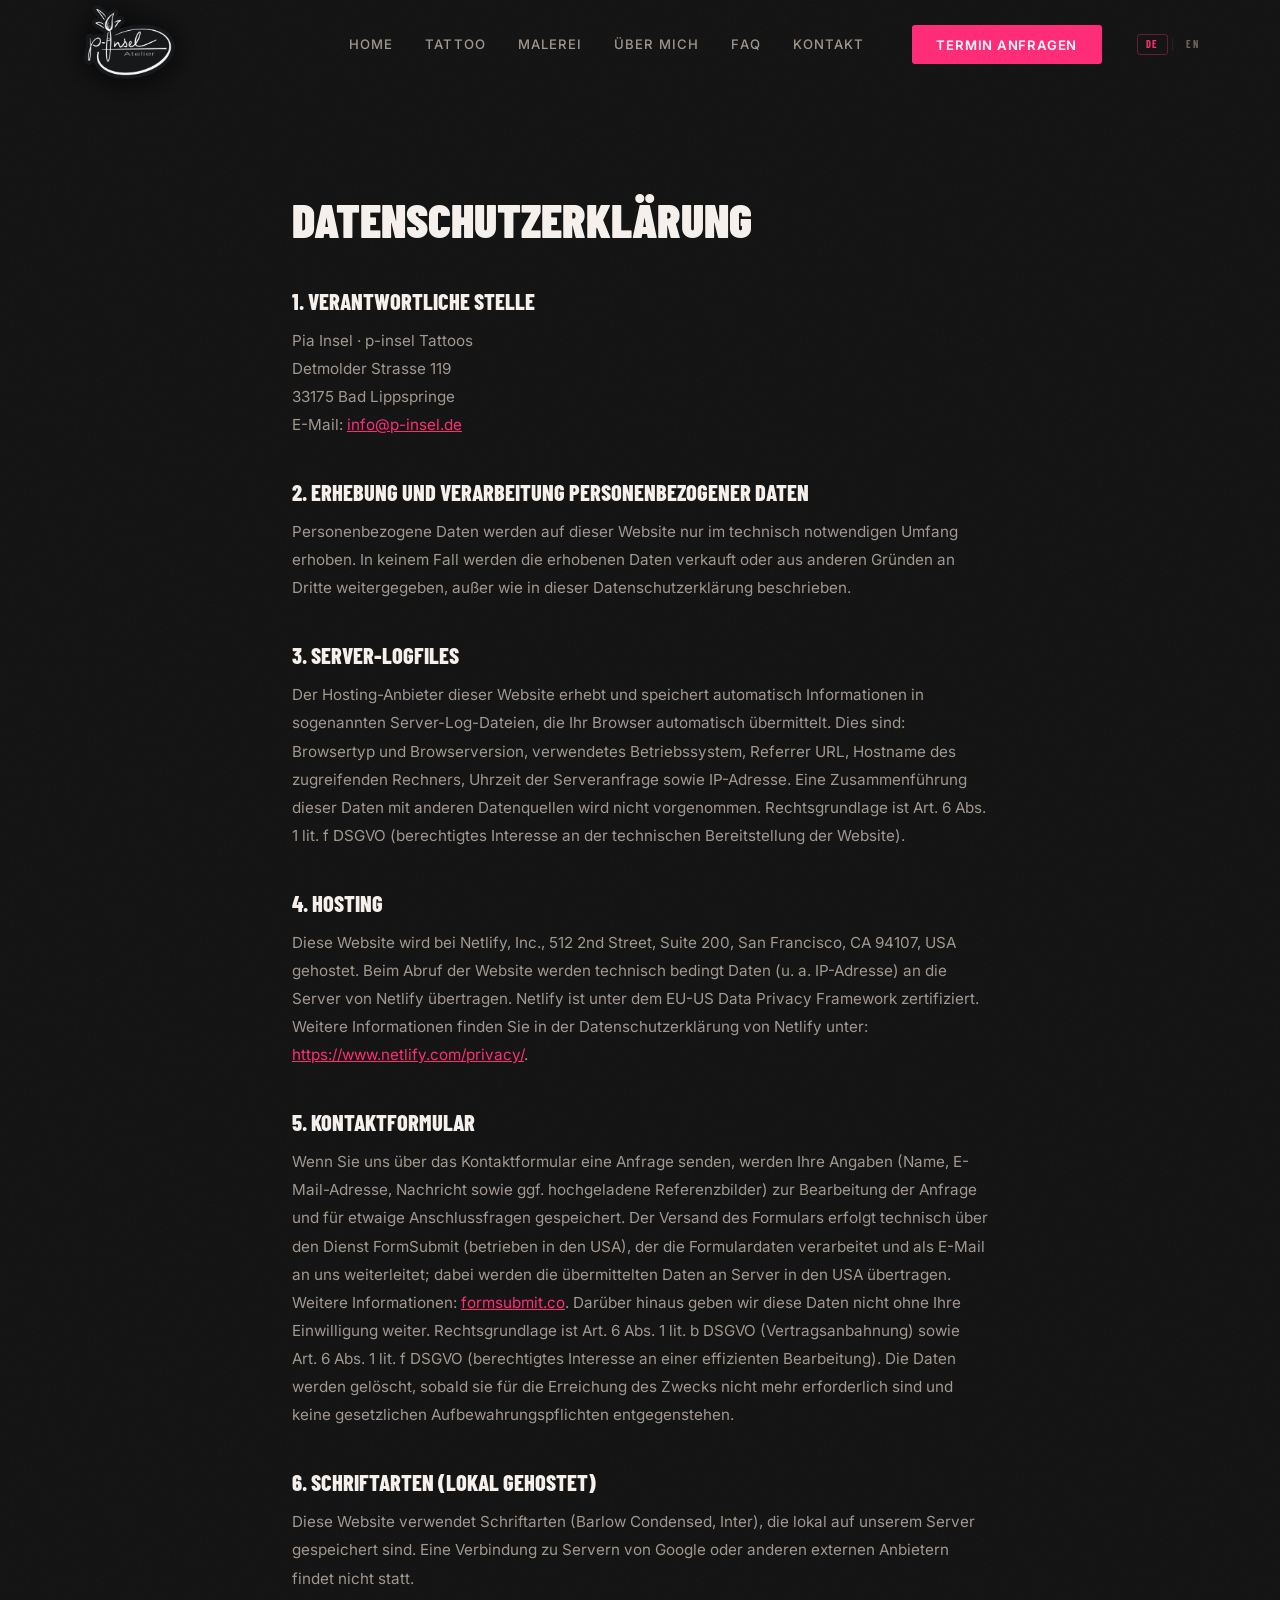
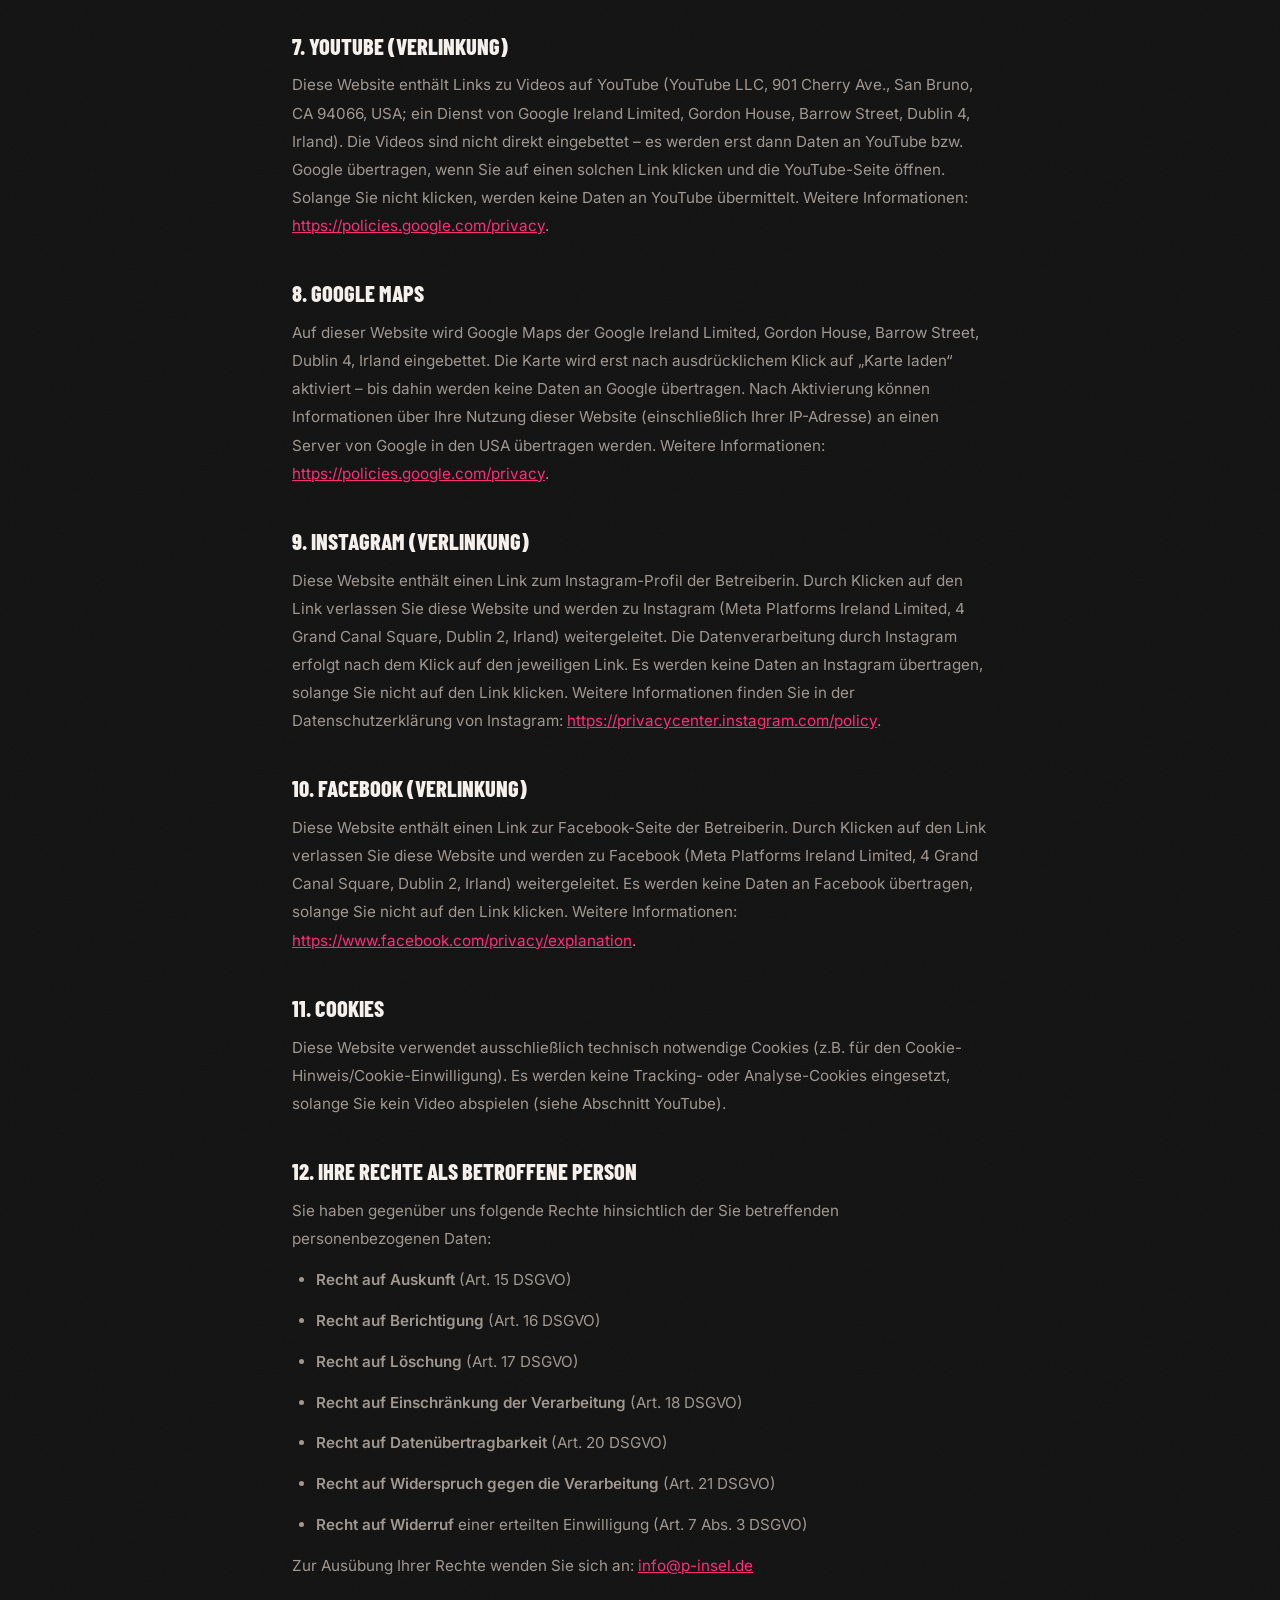
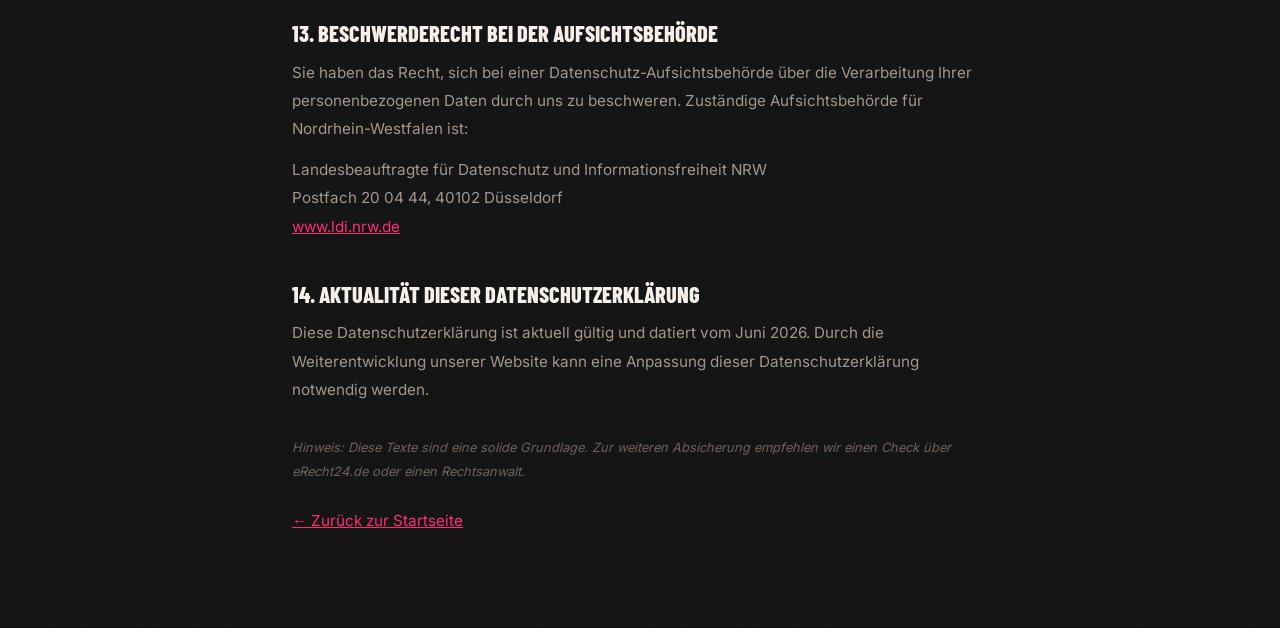
<file: datenschutz.html>
<!DOCTYPE html>
<html lang="de">
<head>
  <meta charset="UTF-8">
  <meta name="description" content="Datenschutzerklärung von p-insel Tattoos, Pia Insel, Detmolder Strasse 119, Bad Lippspringe – Informationen gemäß DSGVO.">
  <meta name="viewport" content="width=device-width, initial-scale=1.0">
  <title>Datenschutz · p-insel Tattoos</title>
  <meta name="robots" content="noindex">
  <link rel="stylesheet" href="styles.css">
</head>
<body>
<nav id="nav" role="navigation" aria-label="Hauptnavigation">
  <div class="nav-inner">
    <a href="index.html" class="nav-logo"><img src="img/logo-hires.png" alt="p-insel Tattoos" class="nav-logo-img"></a>
    <ul class="nav-links">
      <li><a href="index.html" data-i18n="nav.home">Home</a></li>
      <li><a href="portfolio.html" data-i18n="nav.portfolio">Tattoo</a></li>
      <li><a href="malerei.html" data-i18n="nav.malerei">Malerei</a></li>
      <li><a href="kuenstlerin.html" data-i18n="nav.about">Über mich</a></li>
      <li><a href="faq.html" data-i18n="nav.faq">FAQ</a></li>
      <li><a href="kontakt.html" data-i18n="nav.contact">Kontakt</a></li>
    </ul>
    <a href="kontakt.html" class="nav-cta" data-i18n="nav.cta">Termin anfragen</a>
    <div class="lang-switcher">
      <button class="lang-btn" data-lang="de">DE</button>
      <span class="lang-sep">|</span>
      <button class="lang-btn" data-lang="en">EN</button>
    </div>
    <button class="hamburger" id="hamburger" aria-label="Menü öffnen" aria-expanded="false"><span></span><span></span><span></span></button>
  </div>
</nav>
<div id="drawer-overlay" aria-hidden="true"></div>
<div id="mobile-drawer" role="dialog" aria-modal="true" aria-label="Navigation">
  <div class="drawer-header">
    <img src="img/logo-hires.png" alt="p-insel Tattoos" class="drawer-logo-img">
    <button class="drawer-close" id="drawer-close" aria-label="Menü schließen"><svg width="16" height="16" viewBox="0 0 24 24" fill="none" stroke="currentColor" stroke-width="2"><path d="M18 6L6 18M6 6l12 12"/></svg></button>
  </div>
  <nav class="drawer-nav">
    <a href="index.html" data-i18n="nav.home">Home</a><a href="portfolio.html" data-i18n="nav.portfolio">Tattoo</a><a href="kuenstlerin.html" data-i18n="nav.about">Über mich</a><a href="faq.html" data-i18n="nav.faq">FAQ</a><a href="kontakt.html" data-i18n="nav.contact">Kontakt</a>
    <a href="malerei.html" data-i18n="nav.malerei">Malerei</a>
  </nav>
  <div class="drawer-footer">
    <div class="drawer-footer-contact">
      <a href="mailto:info@p-insel.de">info@p-insel.de</a><br>
      Detmolder Str. 119 · Bad Lippspringe
    </div>
    <div class="drawer-lang-switcher">
      <button class="lang-btn" data-lang="de">DE</button>
      <span class="lang-sep">|</span>
      <button class="lang-btn" data-lang="en">EN</button>
    </div>
    <a href="kontakt.html" class="drawer-cta-link" data-i18n="drawer.cta">Termin anfragen</a>
  </div>
</div>

<main class="legal-page">
  <h1 data-i18n="ds.title">Datenschutzerklärung</h1>

  <h2 data-i18n="ds.h1">1. Verantwortliche Stelle</h2>
  <p data-i18n="ds.p1">
    Pia Insel · p-insel Tattoos<br>
    Detmolder Strasse 119<br>
    33175 Bad Lippspringe<br>
    E-Mail: <a href="mailto:info@p-insel.de">info@p-insel.de</a>
  </p>

  <h2 data-i18n="ds.h2">2. Erhebung und Verarbeitung personenbezogener Daten</h2>
  <p data-i18n="ds.p2">Personenbezogene Daten werden auf dieser Website nur im technisch notwendigen Umfang erhoben. In keinem Fall werden die erhobenen Daten verkauft oder aus anderen Gründen an Dritte weitergegeben, außer wie in dieser Datenschutzerklärung beschrieben.</p>

  <h2 data-i18n="ds.h3">3. Server-Logfiles</h2>
  <p data-i18n="ds.p3">Der Hosting-Anbieter dieser Website erhebt und speichert automatisch Informationen in sogenannten Server-Log-Dateien, die Ihr Browser automatisch übermittelt. Dies sind: Browsertyp und Browserversion, verwendetes Betriebssystem, Referrer URL, Hostname des zugreifenden Rechners, Uhrzeit der Serveranfrage sowie IP-Adresse. Eine Zusammenführung dieser Daten mit anderen Datenquellen wird nicht vorgenommen. Rechtsgrundlage ist Art. 6 Abs. 1 lit. f DSGVO (berechtigtes Interesse an der technischen Bereitstellung der Website).</p>

  <h2 data-i18n="ds.h4">4. Hosting</h2>
  <p data-i18n="ds.p4">Diese Website wird bei Netlify, Inc., 512 2nd Street, Suite 200, San Francisco, CA 94107, USA gehostet. Beim Abruf der Website werden technisch bedingt Daten (u. a. IP-Adresse) an die Server von Netlify übertragen. Netlify ist unter dem EU-US Data Privacy Framework zertifiziert. Weitere Informationen finden Sie in der Datenschutzerklärung von Netlify unter: <a href="https://www.netlify.com/privacy/" target="_blank" rel="noopener noreferrer">https://www.netlify.com/privacy/</a>.</p>

  <h2 data-i18n="ds.h5">5. Kontaktformular</h2>
  <p data-i18n="ds.p5">Wenn Sie uns über das Kontaktformular eine Anfrage senden, werden Ihre Angaben (Name, E-Mail-Adresse, Nachricht sowie ggf. hochgeladene Referenzbilder) zur Bearbeitung der Anfrage und für etwaige Anschlussfragen gespeichert. Der Versand des Formulars erfolgt technisch über den Dienst FormSubmit (betrieben in den USA), der die Formulardaten verarbeitet und als E-Mail an uns weiterleitet; dabei werden die übermittelten Daten an Server in den USA übertragen. Weitere Informationen: <a href="https://formsubmit.co/" target="_blank" rel="noopener noreferrer">formsubmit.co</a>. Darüber hinaus geben wir diese Daten nicht ohne Ihre Einwilligung weiter. Rechtsgrundlage ist Art. 6 Abs. 1 lit. b DSGVO (Vertragsanbahnung) sowie Art. 6 Abs. 1 lit. f DSGVO (berechtigtes Interesse an einer effizienten Bearbeitung). Die Daten werden gelöscht, sobald sie für die Erreichung des Zwecks nicht mehr erforderlich sind und keine gesetzlichen Aufbewahrungspflichten entgegenstehen.</p>

  <h2 data-i18n="ds.h6">6. Schriftarten (lokal gehostet)</h2>
  <p data-i18n="ds.p6">Diese Website verwendet Schriftarten (Barlow Condensed, Inter), die lokal auf unserem Server gespeichert sind. Eine Verbindung zu Servern von Google oder anderen externen Anbietern findet nicht statt.</p>

  <h2 data-i18n="ds.h7">7. YouTube (Verlinkung)</h2>
  <p data-i18n="ds.p7">Diese Website enthält Links zu Videos auf YouTube (YouTube LLC, 901 Cherry Ave., San Bruno, CA 94066, USA; ein Dienst von Google Ireland Limited, Gordon House, Barrow Street, Dublin 4, Irland). Die Videos sind nicht direkt eingebettet – es werden erst dann Daten an YouTube bzw. Google übertragen, wenn Sie auf einen solchen Link klicken und die YouTube-Seite öffnen. Solange Sie nicht klicken, werden keine Daten an YouTube übermittelt. Weitere Informationen: <a href="https://policies.google.com/privacy" target="_blank" rel="noopener noreferrer">https://policies.google.com/privacy</a>.</p>

  <h2 data-i18n="ds.h8">8. Google Maps</h2>
  <p data-i18n="ds.p8">Auf dieser Website ist Google Maps der Google Ireland Limited, Gordon House, Barrow Street, Dublin 4, Irland eingebettet. Durch die Nutzung von Google Maps können Informationen über Ihre Nutzung dieser Website (einschließlich Ihrer IP-Adresse) an einen Server von Google in den USA übertragen und dort gespeichert werden. Google Maps wird zur Darstellung unseres Standorts eingesetzt. Rechtsgrundlage ist Art. 6 Abs. 1 lit. f DSGVO (berechtigtes Interesse an der Standortdarstellung). Weitere Informationen zum Datenschutz bei Google finden Sie unter: <a href="https://policies.google.com/privacy" target="_blank" rel="noopener noreferrer">https://policies.google.com/privacy</a>. Wenn Sie der Datenverarbeitung durch Google Maps widersprechen möchten, deaktivieren Sie JavaScript in Ihrem Browser oder nutzen Sie den Link „In Google Maps öffnen" statt der eingebetteten Karte.</p>

  <h2 data-i18n="ds.h9">9. Instagram (Verlinkung)</h2>
  <p data-i18n="ds.p9">Diese Website enthält einen Link zum Instagram-Profil der Betreiberin. Durch Klicken auf den Link verlassen Sie diese Website und werden zu Instagram (Meta Platforms Ireland Limited, 4 Grand Canal Square, Dublin 2, Irland) weitergeleitet. Die Datenverarbeitung durch Instagram erfolgt nach dem Klick auf den jeweiligen Link. Es werden keine Daten an Instagram übertragen, solange Sie nicht auf den Link klicken. Weitere Informationen finden Sie in der Datenschutzerklärung von Instagram: <a href="https://privacycenter.instagram.com/policy" target="_blank" rel="noopener noreferrer">https://privacycenter.instagram.com/policy</a>.</p>

  <h2 data-i18n="ds.h9b">10. Facebook (Verlinkung)</h2>
  <p data-i18n="ds.p9b">Diese Website enthält einen Link zur Facebook-Seite der Betreiberin. Durch Klicken auf den Link verlassen Sie diese Website und werden zu Facebook (Meta Platforms Ireland Limited, 4 Grand Canal Square, Dublin 2, Irland) weitergeleitet. Es werden keine Daten an Facebook übertragen, solange Sie nicht auf den Link klicken. Weitere Informationen: <a href="https://www.facebook.com/privacy/explanation" target="_blank" rel="noopener noreferrer">https://www.facebook.com/privacy/explanation</a>.</p>

  <h2 data-i18n="ds.h10">11. Cookies</h2>
  <p data-i18n="ds.p10">Diese Website verwendet ausschließlich technisch notwendige Cookies (z.B. für den Cookie-Hinweis/Cookie-Einwilligung). Es werden keine Tracking- oder Analyse-Cookies eingesetzt, solange Sie kein Video abspielen (siehe Abschnitt YouTube).</p>

  <h2 data-i18n="ds.h11">12. Ihre Rechte als betroffene Person</h2>
  <p data-i18n="ds.p11">Sie haben gegenüber uns folgende Rechte hinsichtlich der Sie betreffenden personenbezogenen Daten:</p>
  <ul>
    <li data-i18n="ds.r1"><strong>Recht auf Auskunft</strong> (Art. 15 DSGVO)</li>
    <li data-i18n="ds.r2"><strong>Recht auf Berichtigung</strong> (Art. 16 DSGVO)</li>
    <li data-i18n="ds.r3"><strong>Recht auf Löschung</strong> (Art. 17 DSGVO)</li>
    <li data-i18n="ds.r4"><strong>Recht auf Einschränkung der Verarbeitung</strong> (Art. 18 DSGVO)</li>
    <li data-i18n="ds.r5"><strong>Recht auf Datenübertragbarkeit</strong> (Art. 20 DSGVO)</li>
    <li data-i18n="ds.r6"><strong>Recht auf Widerspruch gegen die Verarbeitung</strong> (Art. 21 DSGVO)</li>
    <li data-i18n="ds.r7"><strong>Recht auf Widerruf</strong> einer erteilten Einwilligung (Art. 7 Abs. 3 DSGVO)</li>
  </ul>
  <p data-i18n="ds.p11b">Zur Ausübung Ihrer Rechte wenden Sie sich an: <a href="mailto:info@p-insel.de">info@p-insel.de</a></p>

  <h2 data-i18n="ds.h12">13. Beschwerderecht bei der Aufsichtsbehörde</h2>
  <p data-i18n="ds.p12">Sie haben das Recht, sich bei einer Datenschutz-Aufsichtsbehörde über die Verarbeitung Ihrer personenbezogenen Daten durch uns zu beschweren. Zuständige Aufsichtsbehörde für Nordrhein-Westfalen ist:</p>
  <p data-i18n="ds.p12b">
    Landesbeauftragte für Datenschutz und Informationsfreiheit NRW<br>
    Postfach 20 04 44, 40102 Düsseldorf<br>
    <a href="https://www.ldi.nrw.de" target="_blank" rel="noopener noreferrer">www.ldi.nrw.de</a>
  </p>

  <h2 data-i18n="ds.h13">14. Aktualität dieser Datenschutzerklärung</h2>
  <p data-i18n="ds.p13">Diese Datenschutzerklärung ist aktuell gültig und datiert vom Juni 2026. Durch die Weiterentwicklung unserer Website kann eine Anpassung dieser Datenschutzerklärung notwendig werden.</p>

  <p style="margin-top:2rem;font-size:.8rem;color:var(--text-dim);font-style:italic;" data-i18n="ds.note">Hinweis: Diese Texte sind eine solide Grundlage. Zur weiteren Absicherung empfehlen wir einen Check über eRecht24.de oder einen Rechtsanwalt.</p>

  <p style="margin-top:1.5rem;"><a href="index.html" style="color:var(--accent);" data-i18n="legal.back">← Zurück zur Startseite</a></p>
</main>

<script>
  const nav=document.getElementById('nav');
  window.addEventListener('scroll',()=>{nav.classList.toggle('scrolled',window.scrollY>50);},{passive:true});
  const hb=document.getElementById('hamburger'),dr=document.getElementById('mobile-drawer'),ov=document.getElementById('drawer-overlay'),cb=document.getElementById('drawer-close');
  const open=()=>{const y=window.scrollY;dr.classList.add('open');ov.classList.add('open');hb.classList.add('open');document.body.style.overflow='hidden';document.body.style.position='fixed';document.body.style.top=`-${y}px`;document.body.style.width='100%';dr._savedScroll=y;};
  const close=()=>{const y=dr._savedScroll||0;dr.classList.remove('open');ov.classList.remove('open');hb.classList.remove('open');document.body.style.overflow='';document.body.style.position='';document.body.style.top='';document.body.style.width='';window.scrollTo(0,y);};
  hb.addEventListener('click',()=>dr.classList.contains('open')?close():open());
  cb.addEventListener('click',close);ov.addEventListener('click',close);
  dr.querySelectorAll('a').forEach(a=>a.addEventListener('click',close));
</script>
<script src="lang.js"></script>
</body>
</html>
</file>
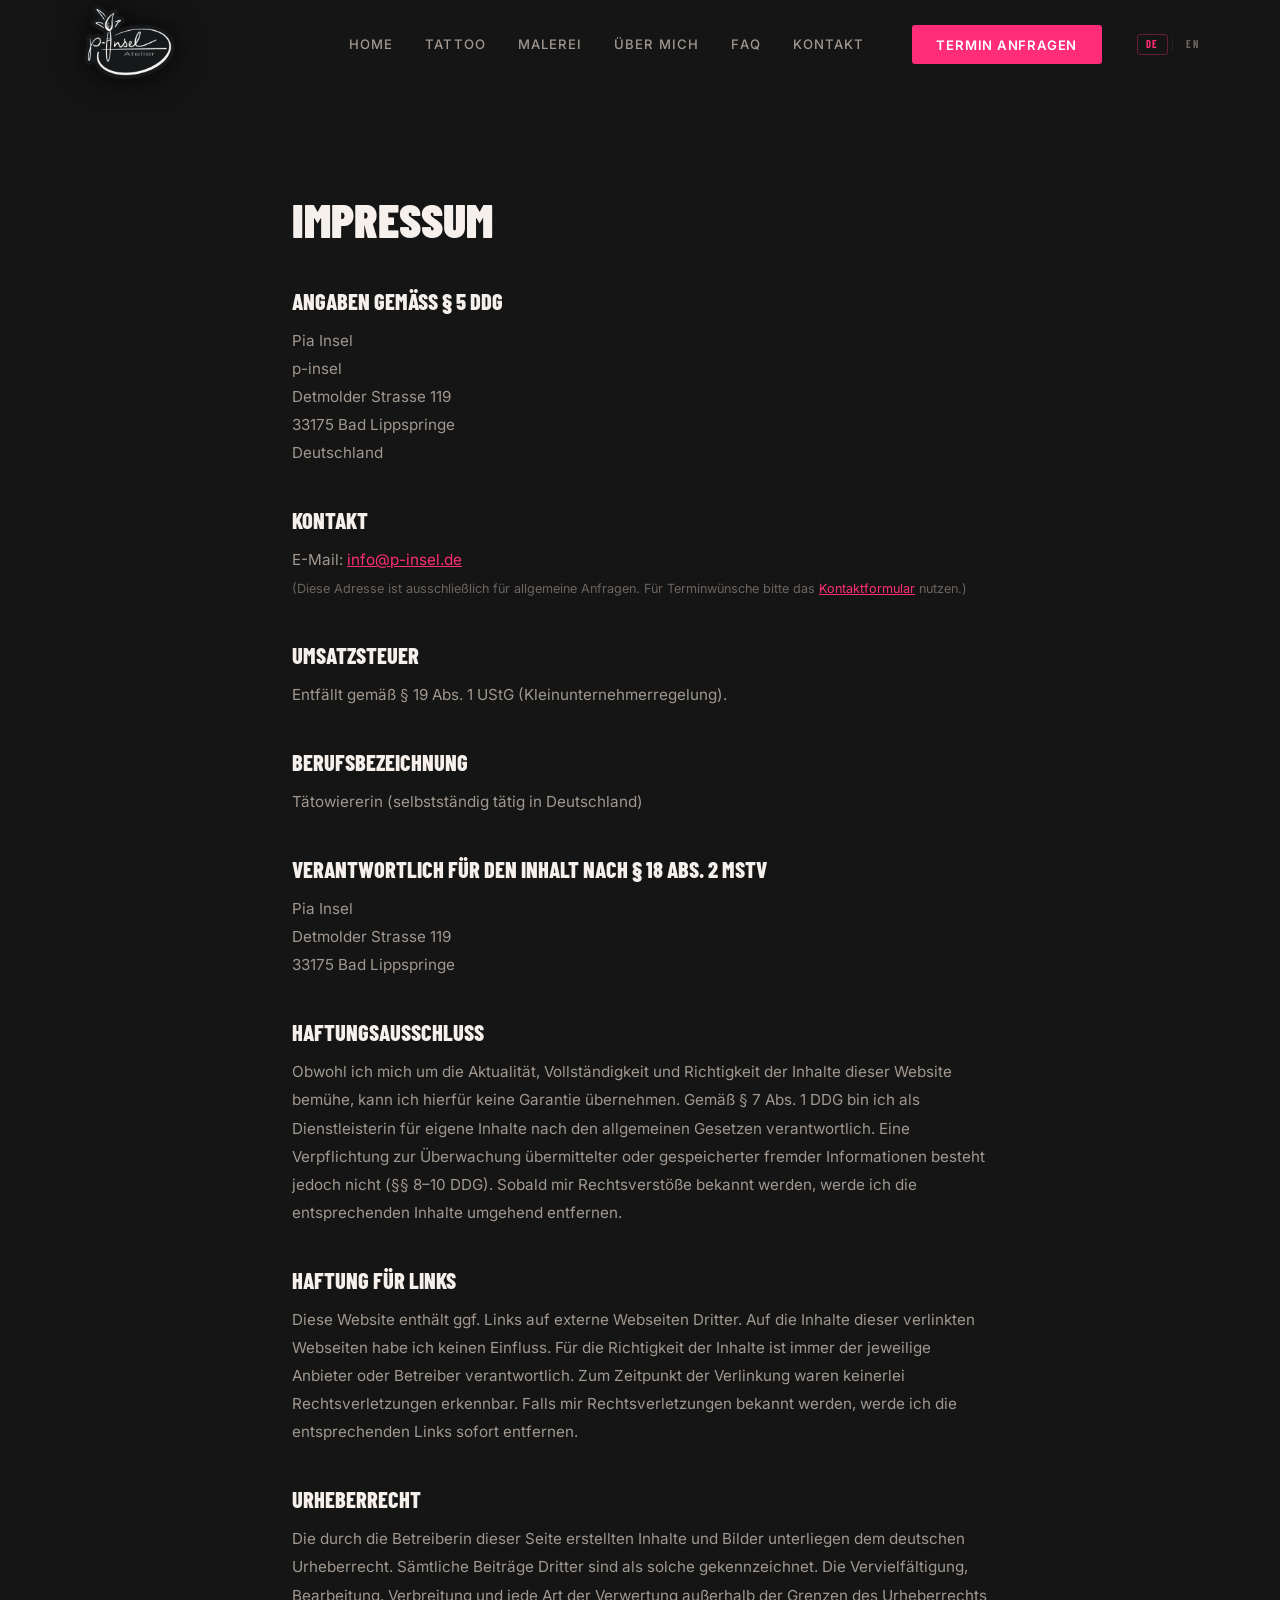
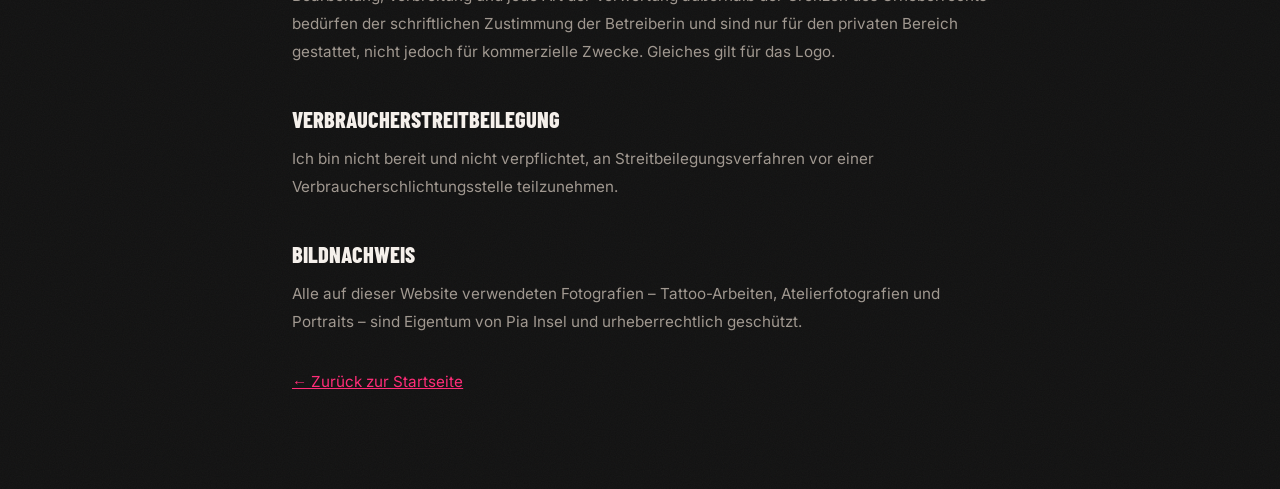
<file: impressum.html>
<!DOCTYPE html>
<html lang="de">
<head>
  <meta charset="UTF-8">
  <meta name="description" content="Impressum von p-insel Tattoos – Pia Insel, Detmolder Strasse 119, 33175 Bad Lippspringe. Angaben gemäß § 5 DDG.">
  <meta name="viewport" content="width=device-width, initial-scale=1.0">
  <title>Impressum · p-insel Tattoos</title>
  <meta name="robots" content="noindex">
  <link rel="stylesheet" href="styles.css">
</head>
<body>
<nav id="nav" role="navigation" aria-label="Hauptnavigation">
  <div class="nav-inner">
    <a href="index.html" class="nav-logo"><img src="img/logo-hires.png" alt="p-insel Tattoos" class="nav-logo-img"></a>
    <ul class="nav-links">
      <li><a href="index.html" data-i18n="nav.home">Home</a></li>
      <li><a href="portfolio.html" data-i18n="nav.portfolio">Tattoo</a></li>
      <li><a href="malerei.html" data-i18n="nav.malerei">Malerei</a></li>
      <li><a href="kuenstlerin.html" data-i18n="nav.about">Über mich</a></li>
      <li><a href="faq.html" data-i18n="nav.faq">FAQ</a></li>
      <li><a href="kontakt.html" data-i18n="nav.contact">Kontakt</a></li>
    </ul>
    <a href="kontakt.html" class="nav-cta" data-i18n="nav.cta">Termin anfragen</a>
    <div class="lang-switcher">
      <button class="lang-btn" data-lang="de">DE</button>
      <span class="lang-sep">|</span>
      <button class="lang-btn" data-lang="en">EN</button>
    </div>
    <button class="hamburger" id="hamburger" aria-label="Menü öffnen" aria-expanded="false"><span></span><span></span><span></span></button>
  </div>
</nav>
<div id="drawer-overlay" aria-hidden="true"></div>
<div id="mobile-drawer" role="dialog" aria-modal="true" aria-label="Navigation">
  <div class="drawer-header">
    <img src="img/logo-hires.png" alt="p-insel Tattoos" class="drawer-logo-img">
    <button class="drawer-close" id="drawer-close" aria-label="Menü schließen"><svg width="16" height="16" viewBox="0 0 24 24" fill="none" stroke="currentColor" stroke-width="2"><path d="M18 6L6 18M6 6l12 12"/></svg></button>
  </div>
  <nav class="drawer-nav">
    <a href="index.html" data-i18n="nav.home">Home</a><a href="portfolio.html" data-i18n="nav.portfolio">Tattoo</a><a href="kuenstlerin.html" data-i18n="nav.about">Über mich</a><a href="faq.html" data-i18n="nav.faq">FAQ</a><a href="kontakt.html" data-i18n="nav.contact">Kontakt</a>
    <a href="malerei.html" data-i18n="nav.malerei">Malerei</a>
  </nav>
  <div class="drawer-footer">
    <div class="drawer-footer-contact">
      Detmolder Str. 119 · Bad Lippspringe
    </div>
    <div class="drawer-lang-switcher">
      <button class="lang-btn" data-lang="de">DE</button>
      <span class="lang-sep">|</span>
      <button class="lang-btn" data-lang="en">EN</button>
    </div>
    <a href="kontakt.html" class="drawer-cta-link" data-i18n="drawer.cta">Termin anfragen</a>
  </div>
</div>

<main class="legal-page">
  <h1 data-i18n="imp.title">Impressum</h1>

  <h2 data-i18n="imp.h.tmg">Angaben gemäß § 5 DDG</h2>
  <p data-i18n="imp.addr">
    Pia Insel<br>
    p-insel<br>
    Detmolder Strasse 119<br>
    33175 Bad Lippspringe<br>
    Deutschland
  </p>

  <h2 data-i18n="imp.h.contact">Kontakt</h2>
  <p data-i18n="imp.p.contact">
    E-Mail: <a href="mailto:info@p-insel.de">info@p-insel.de</a><br>
    <small style="color:var(--text-dim);">(Diese Adresse ist ausschließlich für allgemeine Anfragen. Für Terminwünsche bitte das <a href="kontakt.html" style="color:var(--accent);">Kontaktformular</a> nutzen.)</small>
  </p>

  <h2 data-i18n="imp.h.vat">Umsatzsteuer</h2>
  <p data-i18n="imp.p.vat">Entfällt gemäß § 19 Abs. 1 UStG (Kleinunternehmerregelung).</p>

  <h2 data-i18n="imp.h.job">Berufsbezeichnung</h2>
  <p data-i18n="imp.p.job">Tätowiererin (selbstständig tätig in Deutschland)</p>

  <h2 data-i18n="imp.h.responsible">Verantwortlich für den Inhalt nach § 18 Abs. 2 MStV</h2>
  <p data-i18n="imp.p.responsible">
    Pia Insel<br>
    Detmolder Strasse 119<br>
    33175 Bad Lippspringe
  </p>

  <h2 data-i18n="imp.h.liability">Haftungsausschluss</h2>
  <p data-i18n="imp.p.liability">Obwohl ich mich um die Aktualität, Vollständigkeit und Richtigkeit der Inhalte dieser Website bemühe, kann ich hierfür keine Garantie übernehmen. Gemäß § 7 Abs. 1 DDG bin ich als Dienstleisterin für eigene Inhalte nach den allgemeinen Gesetzen verantwortlich. Eine Verpflichtung zur Überwachung übermittelter oder gespeicherter fremder Informationen besteht jedoch nicht (§§ 8–10 DDG). Sobald mir Rechtsverstöße bekannt werden, werde ich die entsprechenden Inhalte umgehend entfernen.</p>

  <h2 data-i18n="imp.h.links">Haftung für Links</h2>
  <p data-i18n="imp.p.links">Diese Website enthält ggf. Links auf externe Webseiten Dritter. Auf die Inhalte dieser verlinkten Webseiten habe ich keinen Einfluss. Für die Richtigkeit der Inhalte ist immer der jeweilige Anbieter oder Betreiber verantwortlich. Zum Zeitpunkt der Verlinkung waren keinerlei Rechtsverletzungen erkennbar. Falls mir Rechtsverletzungen bekannt werden, werde ich die entsprechenden Links sofort entfernen.</p>

  <h2 data-i18n="imp.h.copyright">Urheberrecht</h2>
  <p data-i18n="imp.p.copyright">Die durch die Betreiberin dieser Seite erstellten Inhalte und Bilder unterliegen dem deutschen Urheberrecht. Sämtliche Beiträge Dritter sind als solche gekennzeichnet. Die Vervielfältigung, Bearbeitung, Verbreitung und jede Art der Verwertung außerhalb der Grenzen des Urheberrechts bedürfen der schriftlichen Zustimmung der Betreiberin und sind nur für den privaten Bereich gestattet, nicht jedoch für kommerzielle Zwecke. Gleiches gilt für das Logo.</p>

  <h2 data-i18n="imp.h.dispute">Verbraucherstreitbeilegung</h2>
  <p data-i18n="imp.p.dispute">Ich bin nicht bereit und nicht verpflichtet, an Streitbeilegungsverfahren vor einer Verbraucherschlichtungsstelle teilzunehmen.</p>

  <h2 data-i18n="imp.h.credits">Bildnachweis</h2>
  <p data-i18n="imp.p.credits">Alle auf dieser Website verwendeten Fotografien – Tattoo-Arbeiten, Atelierfotografien und Portraits – sind Eigentum von Pia Insel und urheberrechtlich geschützt.</p>

  <p style="margin-top:2rem;"><a href="index.html" style="color:var(--accent);" data-i18n="legal.back">← Zurück zur Startseite</a></p>
</main>

<script>
  const nav=document.getElementById('nav');
  window.addEventListener('scroll',()=>{nav.classList.toggle('scrolled',window.scrollY>50);},{passive:true});
  const hb=document.getElementById('hamburger'),dr=document.getElementById('mobile-drawer'),ov=document.getElementById('drawer-overlay'),cb=document.getElementById('drawer-close');
  const open=()=>{const y=window.scrollY;dr.classList.add('open');ov.classList.add('open');hb.classList.add('open');document.body.style.overflow='hidden';document.body.style.position='fixed';document.body.style.top=`-${y}px`;document.body.style.width='100%';dr._savedScroll=y;};
  const close=()=>{const y=dr._savedScroll||0;dr.classList.remove('open');ov.classList.remove('open');hb.classList.remove('open');document.body.style.overflow='';document.body.style.position='';document.body.style.top='';document.body.style.width='';window.scrollTo(0,y);};
  hb.addEventListener('click',()=>dr.classList.contains('open')?close():open());
  cb.addEventListener('click',close);ov.addEventListener('click',close);
  dr.querySelectorAll('a').forEach(a=>a.addEventListener('click',close));
</script>
<script src="lang.js"></script>
</body>
</html>
</file>
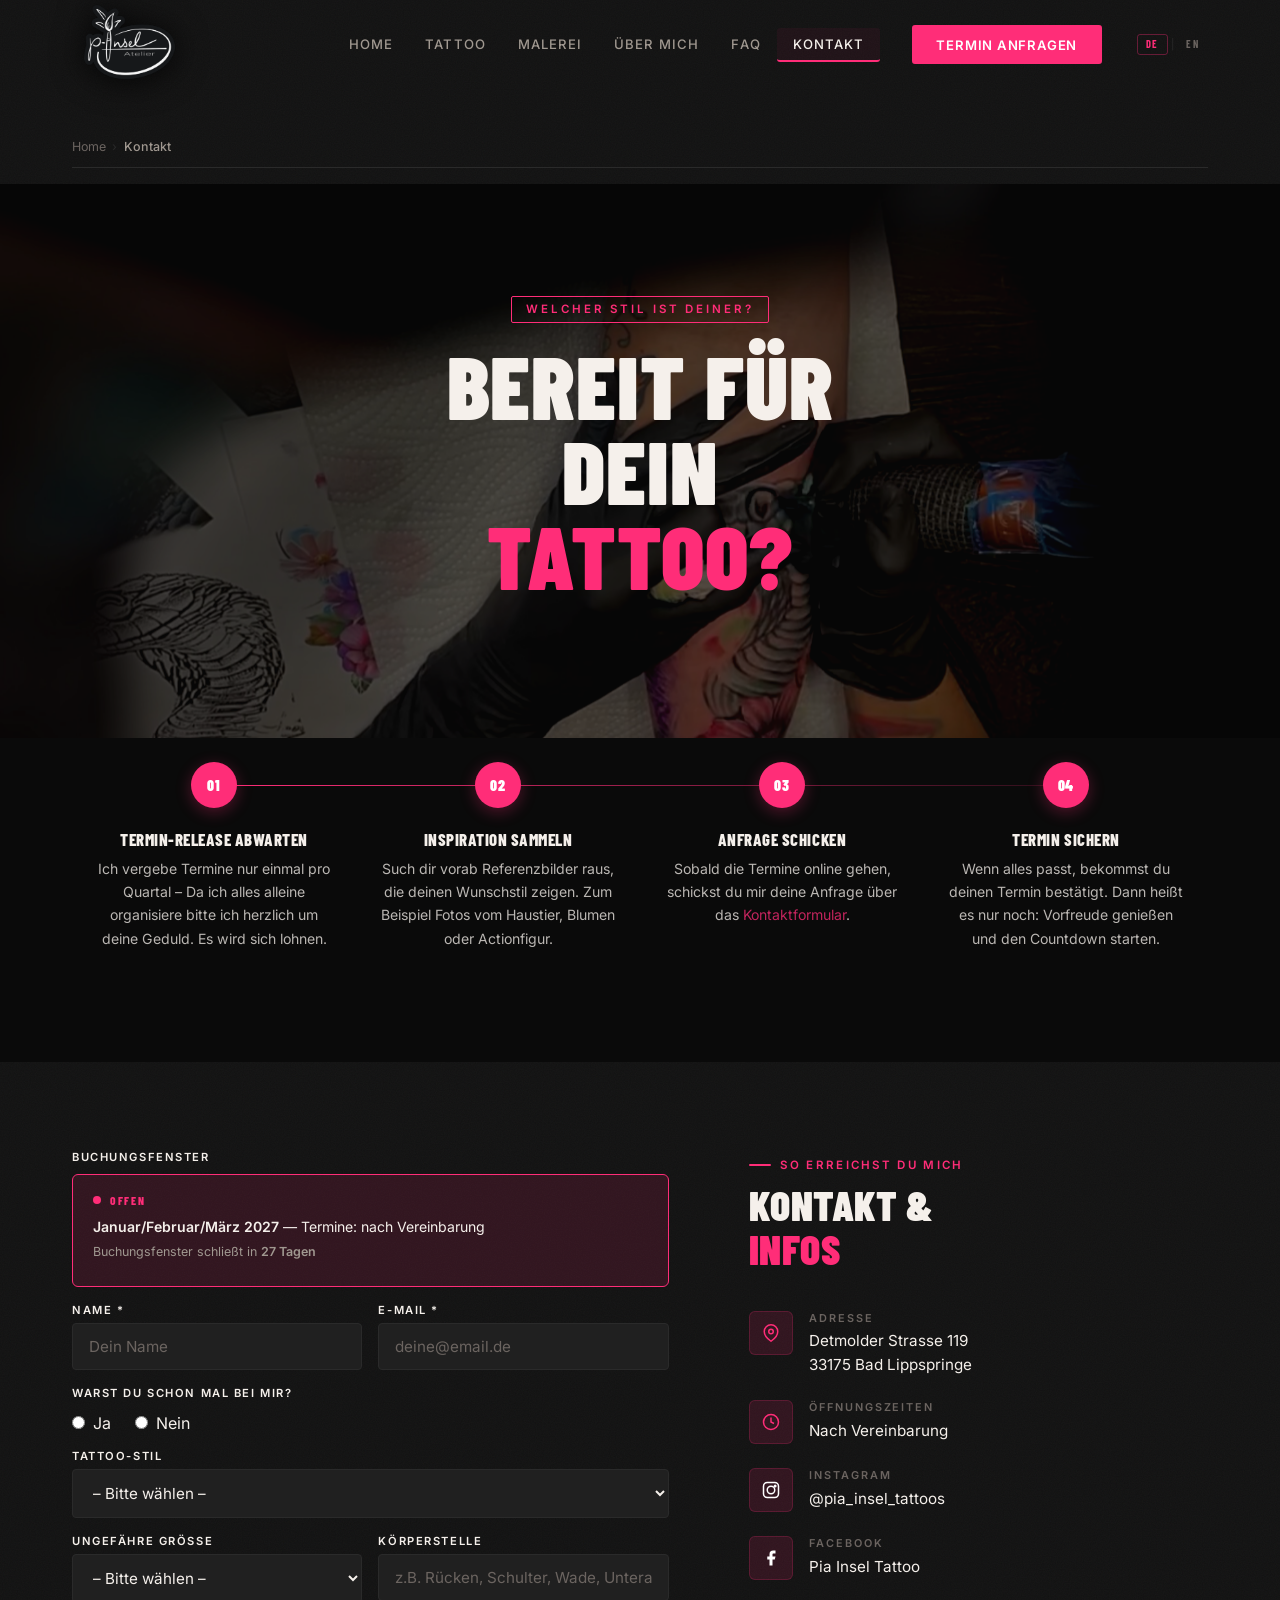
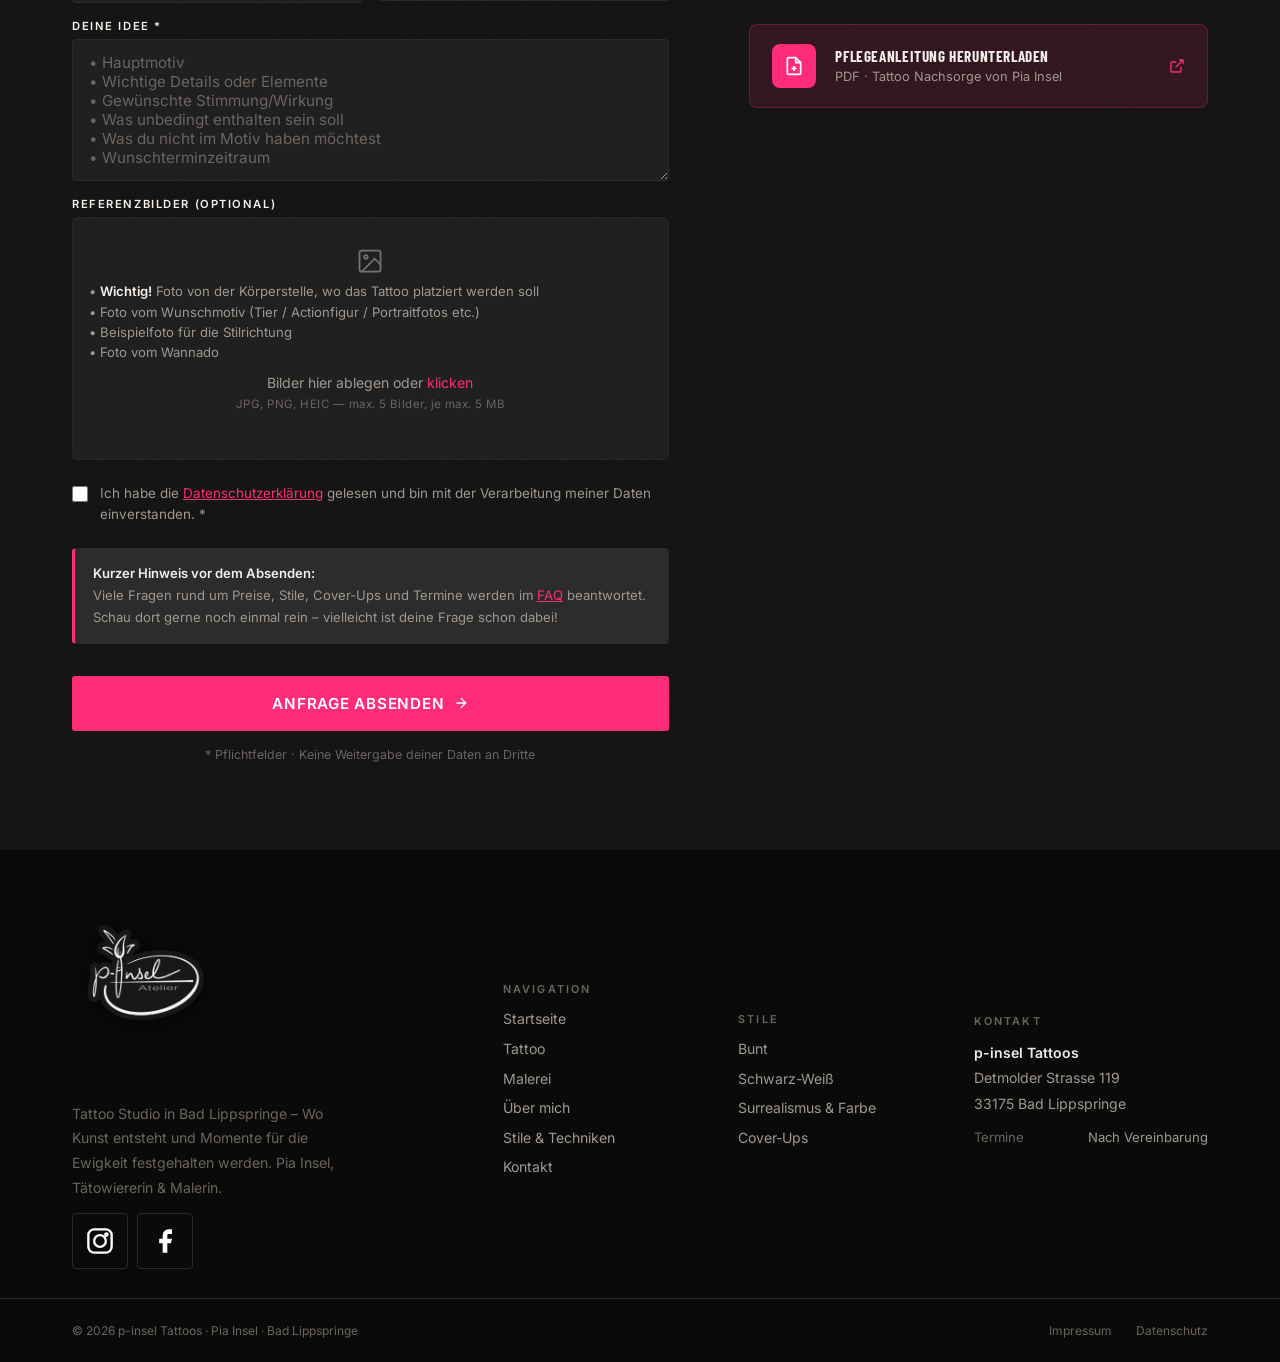
<file: kontakt.html>
<!DOCTYPE html>
<html lang="de">
<head>
  <meta charset="UTF-8">
  <meta name="viewport" content="width=device-width, initial-scale=1.0">
  <title>Kontakt & Terminanfrage · p-insel Tattoos</title>
  <meta name="description" content="Termin anfragen bei p-insel Tattoos Bad Lippspringe – Pia Insel. Di–Fr 14–19 Uhr, Sa 10–13 Uhr. Kostenlose Erstberatung. Jetzt Idee einschicken.">
  <meta property="og:title" content="Kontakt & Termin · p-insel Tattoos Bad Lippspringe">
  <meta property="og:description" content="Termin anfragen bei p-insel Tattoos Bad Lippspringe – Pia Insel. Di–Fr 14–19 Uhr, Sa 10–13 Uhr. Kostenlose Erstberatung.">
  <meta property="og:type" content="website">
  <meta property="og:url" content="https://www.p-insel.de/kontakt.html">
  <meta property="og:image" content="https://www.p-insel.de/img/og-preview.jpg">
  <link rel="canonical" href="https://www.p-insel.de/kontakt.html">
  <link rel="stylesheet" href="styles.css">
</head>
<body>

<nav id="nav" role="navigation" aria-label="Hauptnavigation">
  <div class="nav-inner">
    <a href="index.html" class="nav-logo"><img src="img/logo-hires.png" alt="p-insel Tattoos" class="nav-logo-img"></a>
    <ul class="nav-links">
      <li><a href="index.html" data-i18n="nav.home">Home</a></li>
      <li><a href="portfolio.html" data-i18n="nav.portfolio">Tattoo</a></li>
      <li><a href="malerei.html" data-i18n="nav.malerei">Malerei</a></li>
      <li><a href="kuenstlerin.html" data-i18n="nav.about">Über mich</a></li>
      <li><a href="faq.html" data-i18n="nav.faq">FAQ</a></li>
      <li><a href="kontakt.html" class="active" data-i18n="nav.contact">Kontakt</a></li>
    </ul>
    <a href="kontakt.html" class="nav-cta" data-i18n="nav.cta">Termin anfragen</a>
    <div class="lang-switcher">
      <button class="lang-btn" data-lang="de">DE</button>
      <span class="lang-sep">|</span>
      <button class="lang-btn" data-lang="en">EN</button>
    </div>
    <button class="hamburger" id="hamburger" aria-label="Menü öffnen" aria-expanded="false"><span></span><span></span><span></span></button>
  </div>
</nav>
<div id="drawer-overlay" aria-hidden="true"></div>
<div id="mobile-drawer" role="dialog" aria-modal="true" aria-label="Navigation">
  <div class="drawer-header">
    <img src="img/logo-hires.png" alt="p-insel Tattoos" class="drawer-logo-img">
    <button class="drawer-close" id="drawer-close" aria-label="Menü schließen"><svg width="16" height="16" viewBox="0 0 24 24" fill="none" stroke="currentColor" stroke-width="2"><path d="M18 6L6 18M6 6l12 12"/></svg></button>
  </div>
  <nav class="drawer-nav">
    <a href="index.html" data-i18n="nav.home">Home</a>
    <a href="portfolio.html" data-i18n="nav.portfolio">Tattoo</a>
    <a href="malerei.html" data-i18n="nav.malerei">Malerei</a>
    <a href="kuenstlerin.html" data-i18n="nav.about">Über mich</a>
    <a href="faq.html" data-i18n="nav.faq">FAQ</a>
    <a href="kontakt.html" class="active" data-i18n="nav.contact">Kontakt</a>
  </nav>
  <div class="drawer-footer">
    <div class="drawer-footer-contact">
      Detmolder Str. 119 · Bad Lippspringe
    </div>
    <div class="drawer-lang-switcher">
      <button class="lang-btn" data-lang="de">DE</button>
      <span class="lang-sep">|</span>
      <button class="lang-btn" data-lang="en">EN</button>
    </div>
    <a href="kontakt.html" class="drawer-cta-link" data-i18n="drawer.cta">Termin anfragen</a>
  </div>
</div>

<div class="container" style="padding-top:1rem; padding-bottom:1rem;">
  <nav class="breadcrumb" style="margin-bottom:0;">
    <a href="index.html">Home</a><span class="bc-sep">›</span><span class="bc-current">Kontakt</span>
  </nav>
</div>

<!-- ══════════════════════════════════════════
     CTA BAND (Hero)
     ══════════════════════════════════════════ -->
<section class="cta-band parallax-section" aria-label="Terminanfrage">
  <div class="parallax-bg" data-speed="0.16" style="background-image:url('img/haendetattoo.jpg');inset:-180px 0;background-position:center 45%;"></div>
  <div class="parallax-overlay" style="background:rgba(10,10,10,.60)"></div>
  <div class="container" style="position:relative;z-index:2;">
    <div class="cta-band-eyebrow reveal" data-i18n="p.cta.eyebrow">Welcher Stil ist deiner?</div>
    <h1 class="cta-band-title reveal" data-delay="1" data-i18n="p.cta.title">
      BEREIT FÜR<br>DEIN<br><span>TATTOO?</span>
    </h1>
  </div>
</section>

<section class="section section-dark" aria-label="Wie funktioniert eine Buchung" style="background:#0a0a0a; padding-top:1.5rem;">
  <div class="container">
    <div class="process-steps">
      <div class="process-step reveal" data-delay="1">
        <div class="step-num">01</div>
        <h4 data-i18n="process.s1.title">Termin-Release abwarten</h4>
        <p data-i18n="process.s1.desc">Ich vergebe Termine nur einmal pro Quartal – die Plätze sind also heißer begehrt als der letzte Parkplatz vorm Supermarkt. Damit du den nächsten Drop nicht verpasst, findest du alle Infos im Menü unter <a href="kontakt.html" style="color:var(--accent);text-decoration:none;">Kontakt</a>.</p>
      </div>
      <div class="process-step reveal" data-delay="2">
        <div class="step-num">02</div>
        <h4 data-i18n="process.s2.title">Inspiration sammeln</h4>
        <p data-i18n="process.s2.desc">Such dir vorab Referenzbilder raus, die deinen Wunschstil zeigen. Zum Beispiel Fotos vom Haustier, Blumen oder Actionfigur. Ich kopiere nichts aus dem Internet – aber Ideen sammeln darf man dort schon&nbsp;;)</p>
      </div>
      <div class="process-step reveal" data-delay="3">
        <div class="step-num">03</div>
        <h4 data-i18n="process.s3.title">Anfrage schicken</h4>
        <p data-i18n="process.s3.desc">Sobald die Termine online gehen, schickst du mir deine Anfrage über das <a href="#anfrage" style="color:var(--accent);text-decoration:none;">Kontaktformular</a>.</p>
      </div>
      <div class="process-step reveal" data-delay="4">
        <div class="step-num">04</div>
        <h4 data-i18n="process.s4.title">Termin sichern</h4>
        <p data-i18n="process.s4.desc">Wenn alles passt, bekommst du deinen Termin bestätigt. Dann heißt es nur noch: Vorfreude genießen und den Countdown starten.</p>
      </div>
    </div>
  </div>
</section>

<section class="section" id="anfrage">
  <div class="container">
    <div class="contact-split">

      <!-- Info -->
      <div class="contact-details">
        <div class="reveal">
          <div class="section-eyebrow" data-i18n="kon.info.eyebrow">So erreichst du mich</div>
          <h2 class="section-title" style="font-size:clamp(1.8rem,3.5vw,2.6rem);" data-i18n="kon.info.h2">Kontakt &amp;<br><span>Infos</span></h2>
        </div>

        <div class="contact-detail-item reveal" data-delay="2">
          <div class="contact-icon">
            <svg width="18" height="18" viewBox="0 0 24 24" fill="none" stroke="currentColor" stroke-width="2"><path d="M21 10c0 7-9 13-9 13s-9-6-9-13a9 9 0 0118 0z"/><circle cx="12" cy="10" r="3"/></svg>
          </div>
          <div>
            <div class="contact-label" data-i18n="kon.label.address">Adresse</div>
            <span class="contact-value">Detmolder Strasse 119<br>33175 Bad Lippspringe</span>
          </div>
        </div>

        <div class="contact-detail-item reveal" data-delay="3">
          <div class="contact-icon">
            <svg width="18" height="18" viewBox="0 0 24 24" fill="none" stroke="currentColor" stroke-width="2"><circle cx="12" cy="12" r="10"/><polyline points="12 6 12 12 16 14"/></svg>
          </div>
          <div>
            <div class="contact-label" data-i18n="kon.label.hours">Öffnungszeiten</div>
            <span class="contact-value" data-i18n="kon.hours.val">Nach Vereinbarung</span>
          </div>
        </div>

        <div class="contact-detail-item reveal" data-delay="4">
          <div class="contact-icon">
            <svg width="18" height="18" viewBox="0 0 24 24" fill="none" stroke="white" stroke-width="2"><rect x="2" y="2" width="20" height="20" rx="5"/><circle cx="12" cy="12" r="5"/><circle cx="17.5" cy="6.5" r="1" fill="white"/></svg>
          </div>
          <div>
            <div class="contact-label">Instagram</div>
            <a href="https://www.instagram.com/pia_insel_tattoos" target="_blank" rel="noopener" class="contact-value">@pia_insel_tattoos</a>
          </div>
        </div>

        <div class="contact-detail-item reveal" data-delay="5">
          <div class="contact-icon">
            <!-- Facebook "f" glyph – white, per Meta brand guidelines -->
            <svg width="18" height="18" viewBox="0 0 24 24" fill="white"><path d="M18 2h-3a5 5 0 00-5 5v3H7v4h3v8h4v-8h3l1-4h-4V7a1 1 0 011-1h3z"/></svg>
          </div>
          <div>
            <div class="contact-label">Facebook</div>
            <a href="https://www.facebook.com/PiaInselTattoo" target="_blank" rel="noopener" class="contact-value">Pia Insel Tattoo</a>
          </div>
        </div>

        <div class="reveal" data-delay="6">
          <a href="pflege.html" target="_blank" class="pdf-download-card">
            <div class="pdf-icon">
              <svg width="20" height="20" viewBox="0 0 24 24" fill="none" stroke="white" stroke-width="2"><path d="M14 2H6a2 2 0 00-2 2v16a2 2 0 002 2h12a2 2 0 002-2V8z"/><polyline points="14 2 14 8 20 8"/><line x1="12" y1="18" x2="12" y2="12"/><line x1="9" y1="15" x2="15" y2="15"/></svg>
            </div>
            <div class="pdf-text">
              <strong data-i18n="kon.pdf.title">Pflegeanleitung herunterladen</strong>
              <span data-i18n="kon.pdf.sub">PDF · Tattoo Nachsorge von Pia Insel</span>
            </div>
            <svg width="16" height="16" viewBox="0 0 24 24" fill="none" stroke="currentColor" stroke-width="2" style="margin-left:auto;flex-shrink:0;color:var(--accent);"><path d="M18 13v6a2 2 0 01-2 2H5a2 2 0 01-2-2V8a2 2 0 012-2h6"/><polyline points="15 3 21 3 21 9"/><line x1="10" y1="14" x2="21" y2="3"/></svg>
          </a>
        </div>
      </div>

      <!-- Form -->
      <div class="reveal contact-form-col" data-delay="1">
        <form class="form-grid" id="contact-form" action="https://formsubmit.co/terminwunsch123@p-insel.de" method="POST" enctype="multipart/form-data" novalidate>
          <!-- FormSubmit.co hidden fields -->
          <input type="hidden" name="_subject" value="Neue Terminanfrage — p-insel Tattoos">
          <input type="hidden" name="_template" value="table">
          <input type="hidden" name="_captcha" value="false">
          <input type="hidden" name="_next" value="https://www.p-insel.de/kontakt.html?sent=1">
          <input type="text" name="_honey" style="display:none" tabindex="-1" autocomplete="off">
          <div class="form-field" id="booking-field">
            <label class="form-label" data-i18n="kon.form.booking">Buchungsfenster</label>
            <div class="booking-status" id="booking-status">
              <!-- JS befüllt diesen Block -->
            </div>
            <input type="hidden" name="wunschtermin" id="wunschtermin-hidden">
          </div>

          <div class="form-row">
            <div class="form-field">
              <label class="form-label" for="name" data-i18n="kon.form.name">Name *</label>
              <input class="form-input" type="text" id="name" name="name" data-i18n-placeholder="kon.ph.name" placeholder="Dein Name" required>
            </div>
            <div class="form-field">
              <label class="form-label" for="email" data-i18n="kon.form.email">E-Mail *</label>
              <input class="form-input" type="email" id="email" name="email" data-i18n-placeholder="kon.ph.email" placeholder="deine@email.de" required>
            </div>
          </div>

          <div class="form-field">
            <label class="form-label" data-i18n="kon.form.returning">Warst du schon mal bei mir?</label>
            <div style="display:flex; gap:1.5rem; margin-top:.4rem;">
              <label style="display:flex; align-items:center; gap:.5rem; cursor:pointer; color:var(--text);">
                <input type="radio" name="stammkunde" value="ja" style="accent-color:var(--accent);"> <span data-i18n="kon.opt.yes">Ja</span>
              </label>
              <label style="display:flex; align-items:center; gap:.5rem; cursor:pointer; color:var(--text);">
                <input type="radio" name="stammkunde" value="nein" style="accent-color:var(--accent);"> <span data-i18n="kon.opt.no">Nein</span>
              </label>
            </div>
          </div>

          <div class="form-field">
            <label class="form-label" for="stil" data-i18n="kon.form.stil">Tattoo-Stil</label>
            <select class="form-select" id="stil" name="stil">
              <option value="" data-i18n="kon.opt.please">– Bitte wählen –</option>
              <option value="bunt" data-i18n="kon.stil.bunt">Bunt / Farbig</option>
              <option value="sw" data-i18n="kon.stil.sw">Schwarz-Weiß</option>
              <option value="coverup" data-i18n="kon.stil.coverup">Cover-Up</option>
            </select>
          </div>

          <div class="form-row">
            <div class="form-field">
              <label class="form-label" for="groesse" data-i18n="kon.form.groesse">Ungefähre Größe</label>
              <select class="form-select" id="groesse" name="groesse">
                <option value="" data-i18n="kon.opt.please">– Bitte wählen –</option>
                <option value="dina5" data-i18n="kon.size.a5">DIN A5 (ca. Handfläche)</option>
                <option value="dina4" data-i18n="kon.size.a4">DIN A4 (ca. Oberarm)</option>
                <option value="arm" data-i18n="kon.size.arm">Ganzer Arm / Sleeve</option>
                <option value="bein" data-i18n="kon.size.bein">Ganzes Bein</option>
                <option value="ruecken" data-i18n="kon.size.ruecken">Ganzer Rücken</option>
              </select>
            </div>
            <div class="form-field">
              <label class="form-label" for="koerperstelle" data-i18n="kon.form.koerper">Körperstelle</label>
              <input class="form-input" type="text" id="koerperstelle" name="koerperstelle" data-i18n-placeholder="kon.ph.koerper" placeholder="z.B. Rücken, Schulter, Wade, Unterarm …">
            </div>
          </div>

          <div class="form-field">
            <label class="form-label" for="idee" data-i18n="kon.form.idee">Deine Idee *</label>
            <textarea class="form-textarea" id="idee" name="idee" rows="6" data-i18n-placeholder="kon.form.idee.ph" placeholder="• Hauptmotiv&#10;• Wichtige Details oder Elemente&#10;• Gewünschte Stimmung/Wirkung&#10;• Was unbedingt enthalten sein soll&#10;• Was du nicht im Motiv haben möchtest&#10;• Wunschterminzeitraum" required></textarea>
          </div>

          <div class="form-field">
            <label class="form-label" for="referenzbilder" data-i18n="kon.form.refs">Referenzbilder (optional)</label>
            <label class="file-upload-area" id="file-upload-area" for="referenzbilder">
              <input type="file" id="referenzbilder" name="referenzbilder" accept="image/*" multiple class="file-input">
              <div class="file-upload-ui" id="file-upload-ui">
                <svg width="28" height="28" viewBox="0 0 24 24" fill="none" stroke="currentColor" stroke-width="1.5" style="opacity:.4"><rect x="3" y="3" width="18" height="18" rx="2"/><circle cx="8.5" cy="8.5" r="1.5"/><polyline points="21 15 16 10 5 21"/></svg>
                <span class="file-upload-guide" data-i18n="kon.upload.guide">• <strong>Wichtig!</strong> Foto von der Körperstelle, wo das Tattoo platziert werden soll<br>• Foto vom Wunschmotiv (Tier / Actionfigur / Portraitfotos etc.)<br>• Beispielfoto für die Stilrichtung<br>• Foto vom Wannado</span>
                <span class="file-upload-text" data-i18n="kon.upload.text">Bilder hier ablegen oder <span style="color:var(--accent)">klicken</span></span>
                <span class="file-upload-hint" data-i18n="kon.upload.hint">JPG, PNG, HEIC — max. 5 Bilder, je max. 5 MB</span>
              </div>
              <div class="file-list" id="file-list"></div>
            </label>
          </div>

          <div style="display:flex;align-items:flex-start;gap:.75rem;padding:.4rem 0;">
            <input type="checkbox" id="dsgvo" name="dsgvo" required style="margin-top:3px;accent-color:var(--accent);width:16px;height:16px;flex-shrink:0;cursor:pointer;">
            <label for="dsgvo" style="font-size:.84rem;color:var(--text-mid);line-height:1.6;cursor:pointer;" data-i18n="kon.dsgvo">
              Ich habe die <a href="datenschutz.html" style="color:var(--accent);">Datenschutzerklärung</a> gelesen und bin mit der Verarbeitung meiner Daten einverstanden. *
            </label>
          </div>

          <div style="padding:.9rem 1.1rem;background:var(--bg-raised);border:1px solid var(--border);border-left:3px solid var(--accent);border-radius:4px;margin-bottom:1rem;">
            <p style="font-size:.82rem;color:var(--text-mid);line-height:1.65;" data-i18n="kon.form.hint">
              <strong style="color:var(--text);">Kurzer Hinweis vor dem Absenden:</strong><br>
              Viele Fragen rund um Preise, Stile, Cover-Ups und Termine werden im <a href="faq.html" style="color:var(--accent);">FAQ</a> beantwortet. Schau dort gerne noch einmal rein – vielleicht ist deine Frage schon dabei!
            </p>
          </div>

          <button type="submit" id="submit-btn" class="btn btn-gold" style="width:100%;justify-content:center;padding:1rem;font-size:.95rem;">
            <span id="submit-label" data-i18n="kon.submit">Anfrage absenden</span>
            <svg id="submit-arrow" width="16" height="16" viewBox="0 0 24 24" fill="none" stroke="currentColor" stroke-width="2"><path d="M5 12h14M12 5l7 7-7 7"/></svg>
            <svg id="submit-spinner" width="16" height="16" viewBox="0 0 24 24" fill="none" stroke="currentColor" stroke-width="2" style="display:none;animation:spin .8s linear infinite"><path d="M12 2a10 10 0 0 1 10 10"/></svg>
          </button>

          <p style="font-size:.78rem;color:var(--text-dim);text-align:center;" data-i18n="kon.mandatory">* Pflichtfelder · Keine Weitergabe deiner Daten an Dritte</p>
        </form>

        <!-- Success message (hidden) -->
        <div id="form-success" style="display:none;padding:2rem;background:var(--accent-dim);border:1px solid rgba(200,169,110,.3);border-radius:6px;text-align:center;">
          <svg width="40" height="40" viewBox="0 0 24 24" fill="none" stroke="var(--accent)" stroke-width="2" style="margin:0 auto .8rem;display:block;"><polyline points="20 6 9 17 4 12"/></svg>
          <h3 style="font-family:var(--font-h);font-size:1.5rem;font-weight:800;text-transform:uppercase;color:var(--text);margin-bottom:.5rem;" data-i18n="kon.success.h3">Anfrage eingegangen!</h3>
          <p style="font-size:.9rem;color:var(--text-mid);line-height:1.7;" data-i18n="kon.success.p">Danke für deine Nachricht. Ich melde mich innerhalb von 1–2 Werktagen bei dir.</p>
        </div>
      </div>
    </div>
  </div>
</section>

<footer role="contentinfo">
  <div class="footer-main">
    <div class="container">
      <div class="footer-grid">
        <div class="footer-brand">
          <a href="index.html" class="footer-logo-text">
            <img src="img/logo-hires.png" alt="p-insel Tattoos" style="height:200px;width:auto;filter:drop-shadow(0 2px 12px rgba(0,0,0,.6));">
          </a>
          <p data-i18n="footer.about">Tattoo Studio in Bad Lippspringe – Wo Kunst entsteht und Momente für die Ewigkeit festgehalten werden. Pia Insel, Tätowiererin & Malerin.</p>
          <div class="footer-social">
            <a href="https://www.instagram.com/pia_insel_tattoos" target="_blank" rel="noopener" aria-label="Instagram">
              <svg width="28" height="28" viewBox="0 0 24 24" fill="none" stroke="white" stroke-width="2"><rect x="2" y="2" width="20" height="20" rx="5"/><circle cx="12" cy="12" r="5"/><circle cx="17.5" cy="6.5" r="1" fill="white"/></svg>
            </a>
            <a href="https://www.facebook.com/PiaInselTattoo" target="_blank" rel="noopener" aria-label="Facebook">
              <svg width="28" height="28" viewBox="0 0 24 24" fill="white"><path d="M18 2h-3a5 5 0 00-5 5v3H7v4h3v8h4v-8h3l1-4h-4V7a1 1 0 011-1h3z"/></svg>
            </a>
          </div>
        </div>
        <div class="footer-col">
          <h4 data-i18n="footer.nav.title">Navigation</h4>
          <ul>
            <li><a href="index.html" data-i18n="footer.nav.home">Startseite</a></li>
            <li><a href="portfolio.html" data-i18n="footer.nav.portfolio">Tattoo</a></li>
            <li><a href="malerei.html" data-i18n="footer.nav.malerei">Malerei</a></li>
            <li><a href="kuenstlerin.html" data-i18n="footer.nav.about">Über mich</a></li>
            <li><a href="portfolio.html" data-i18n="footer.nav.styles">Stile & Techniken</a></li>
            <li><a href="kontakt.html" data-i18n="footer.nav.contact">Kontakt</a></li>
          </ul>
        </div>
        <div class="footer-col">
          <h4 data-i18n="footer.styles.title">Stile</h4>
          <ul>
            <li><a href="portfolio.html#bunt" data-i18n="footer.s.colorful">Bunt</a></li>
            <li><a href="portfolio.html#sw" data-i18n="footer.s.bw">Schwarz-Weiß</a></li>
            <li><a href="portfolio.html#surrealismus" data-i18n="footer.s.surreal">Surrealismus &amp; Farbe</a></li>
            <li><a href="portfolio.html#coverup" data-i18n="footer.s.coverup">Cover-Ups</a></li>
          </ul>
        </div>
        <div class="footer-col">
          <h4 data-i18n="footer.contact.title">Kontakt</h4>
          <address>
            <strong>p-insel Tattoos</strong><br>
            Detmolder Strasse 119<br>
            33175 Bad Lippspringe
          </address>
          <div class="footer-hours">
            <div class="footer-hours-row">
              <span data-i18n="footer.hours.label">Termine</span>
              <span data-i18n="footer.hours.val">Nach Vereinbarung</span>
            </div>
          </div>
        </div>
      </div>
    </div>
  </div>
  <div class="footer-bottom">
    <div class="container" style="display:flex;align-items:center;justify-content:space-between;flex-wrap:wrap;gap:1rem;width:100%;">
      <p>© 2026 p-insel Tattoos · Pia Insel · Bad Lippspringe</p>
      <div class="footer-bottom-links">
        <a href="impressum.html">Impressum</a>
        <a href="datenschutz.html">Datenschutz</a>
      </div>
    </div>
  </div>
</footer>

<script>
  const nav=document.getElementById('nav');
  window.addEventListener('scroll',()=>{nav.classList.toggle('scrolled',window.scrollY>50);},{passive:true});
  const hb=document.getElementById('hamburger'),dr=document.getElementById('mobile-drawer'),ov=document.getElementById('drawer-overlay'),cb=document.getElementById('drawer-close');
  const open=()=>{const y=window.scrollY;dr.classList.add('open');ov.classList.add('open');hb.classList.add('open');document.body.style.overflow='hidden';document.body.style.position='fixed';document.body.style.top=`-${y}px`;document.body.style.width='100%';dr._savedScroll=y;};
  const close=()=>{const y=dr._savedScroll||0;dr.classList.remove('open');ov.classList.remove('open');hb.classList.remove('open');document.body.style.overflow='';document.body.style.position='';document.body.style.top='';document.body.style.width='';window.scrollTo(0,y);};
  hb.addEventListener('click',()=>dr.classList.contains('open')?close():open());
  cb.addEventListener('click',close);ov.addEventListener('click',close);
  dr.querySelectorAll('a').forEach(a=>a.addEventListener('click',close));
  const io=new IntersectionObserver(e=>e.forEach(x=>{if(x.isIntersecting){x.target.classList.add('visible');io.unobserve(x.target);}}),{threshold:0.1});
  document.querySelectorAll('.reveal').forEach(el=>io.observe(el));

  /* File upload — Vorschau + clientseitige Komprimierung.
     Grund: FormSubmit verschickt die E-Mail lautlos OHNE Anhänge (oder gar nicht),
     wenn die Bilder zusammen zu groß sind. iPhone-Fotos (2–5 MB/Stück) sprengen das
     schnell → genau Pias Problem. Darum jedes Bild vor dem Anhängen verkleinern,
     damit auch mehrere Bilder zuverlässig in der Mail ankommen. */
  const fileInput = document.getElementById('referenzbilder');
  const fileList  = document.getElementById('file-list');
  const uploadUI  = document.getElementById('file-upload-ui');
  const MAX_FILE_BYTES  = 5 * 1024 * 1024;   // 5 MB pro Datei (Sicherheitsnetz/Anzeige)
  const MAX_TOTAL_BYTES = 8 * 1024 * 1024;   // 8 MB Summe (Puffer unter FormSubmit-Limit)
  const MAX_FILES = 5;                        // max. 5 Bilder
  let filesCompressing = false;

  /* Bild auf max. 1600 px herunterskalieren, als JPEG (~72 %) ausgeben.
     Nicht dekodierbare Formate (z. B. HEIC) oder Fehler → Originaldatei behalten. */
  function compressImage(file) {
    return new Promise(resolve => {
      if (!file.type || !file.type.startsWith('image/')) { resolve(file); return; }
      const url = URL.createObjectURL(file);
      const img = new Image();
      img.onload = () => {
        try {
          const MAXDIM = 1600;
          let w = img.naturalWidth, h = img.naturalHeight;
          if (Math.max(w, h) > MAXDIM) { const s = MAXDIM / Math.max(w, h); w = Math.round(w*s); h = Math.round(h*s); }
          const canvas = document.createElement('canvas');
          canvas.width = w; canvas.height = h;
          canvas.getContext('2d').drawImage(img, 0, 0, w, h);
          URL.revokeObjectURL(url);
          canvas.toBlob(blob => {
            if (!blob || blob.size >= file.size) { resolve(file); return; }   // kein Gewinn → Original
            resolve(new File([blob], file.name.replace(/\.[^.]+$/, '') + '.jpg', { type: 'image/jpeg', lastModified: Date.now() }));
          }, 'image/jpeg', 0.72);
        } catch (_) { URL.revokeObjectURL(url); resolve(file); }
      };
      img.onerror = () => { URL.revokeObjectURL(url); resolve(file); };
      img.src = url;
    });
  }

  function renderChips(files, en) {
    let total = 0;
    const chips = files.map(f => {
      total += f.size;
      const over = f.size > MAX_FILE_BYTES;
      return `<div class="file-chip"${over ? ' style="border-color:#ff4d4d;color:#ff9a9a;"' : ''}>
          <svg width="12" height="12" viewBox="0 0 24 24" fill="none" stroke="currentColor" stroke-width="2"><rect x="3" y="3" width="18" height="18" rx="2"/><circle cx="8.5" cy="8.5" r="1.5"/><polyline points="21 15 16 10 5 21"/></svg>
          <span>${f.name}</span>
          <span class="file-size">(${(f.size/1024/1024).toFixed(1)} MB${over ? (en ? ' – too big!' : ' – zu groß!') : ''})</span>
        </div>`;
    }).join('');
    let warn = '';
    if (files.length > MAX_FILES)
      warn += `<p style="color:#ff9a9a;font-size:.8rem;margin:.5rem 0 0;">${en ? `Please attach a maximum of ${MAX_FILES} images.` : `Bitte höchstens ${MAX_FILES} Bilder anhängen.`}</p>`;
    if (total > MAX_TOTAL_BYTES)
      warn += `<p style="color:#ff9a9a;font-size:.8rem;margin:.5rem 0 0;">${en ? 'Total size too large — please remove an image.' : 'Gesamtgröße zu groß — bitte ein Bild entfernen.'}</p>`;
    fileList.innerHTML = chips + warn;
  }

  if (fileInput) {
    fileInput.addEventListener('change', async () => {
      const files = Array.from(fileInput.files);
      if (files.length === 0) { fileList.innerHTML = ''; uploadUI.style.display = 'flex'; return; }
      uploadUI.style.display = 'none';
      const en = (localStorage.getItem('pi-lang') === 'en');
      filesCompressing = true;
      fileList.innerHTML = `<p style="color:var(--text-mid);font-size:.85rem;margin:.3rem 0;">${en ? 'Optimizing images…' : 'Bilder werden optimiert…'}</p>`;
      const out = [];
      for (let i = 0; i < files.length; i++) {
        const c = await compressImage(files[i]);
        /* Eindeutigen Dateinamen vergeben. WICHTIG: iOS/Safari nennt ALLE ausgewählten
           Fotos identisch "image.jpg". Anhänge mit gleichem Namen kollidieren in der Mail,
           dann kommt nur EINES bei Pia an. Durchnummerieren behebt das. */
        const ext = (c.name.match(/\.[^.]+$/) || ['.jpg'])[0];
        out.push(new File([c], `referenz-${i + 1}${ext}`, { type: c.type, lastModified: c.lastModified }));
      }
      try {                                   // (umbenannte, komprimierte) Dateien zurück ins Input schreiben
        const dt = new DataTransfer();
        out.forEach(f => dt.items.add(f));
        fileInput.files = dt.files;
      } catch (_) { /* sehr alte Browser: Originaldateien bleiben im Input */ }
      filesCompressing = false;
      renderChips(Array.from(fileInput.files), en);
    });
  }

  /* ── QUARTALS-BUCHUNGSSYSTEM ── */
  /* Buchungsfenster öffnen jeweils den GANZEN Monat (4 Wochen): März, Juni, September, Dezember.
     Jedes Fenster bucht das jeweils folgende Quartal. */
  const BOOKING_WINDOWS = [
    { label: 'Januar/Februar/März 2027', labelEn: 'January/February/March 2027', open: '2026-12-01', close: '2026-12-31', for: 'nach Vereinbarung', forEn: 'by arrangement' },
    { label: 'April/Mai/Juni 2027', labelEn: 'April/May/June 2027', open: '2027-03-01', close: '2027-03-31', for: 'nach Vereinbarung', forEn: 'by arrangement' },
    { label: 'Juli/August/September 2027', labelEn: 'July/August/September 2027', open: '2027-06-01', close: '2027-06-30', for: 'nach Vereinbarung', forEn: 'by arrangement' },
    { label: 'Oktober/November/Dezember 2027', labelEn: 'October/November/December 2027', open: '2027-09-01', close: '2027-09-30', for: 'nach Vereinbarung', forEn: 'by arrangement' },
    { label: 'Januar/Februar/März 2028', labelEn: 'January/February/March 2028', open: '2027-12-01', close: '2027-12-31', for: 'nach Vereinbarung', forEn: 'by arrangement' },
  ];

  /* Sprach-Texte für das (per JS gerenderte) Buchungs-Widget */
  const BK_T = {
    de: { open: 'OFFEN', closed: 'GESCHLOSSEN', dates: 'Termine',
          closesIn: d => `Buchungsfenster schließt in <strong>${d} Tag${d !== 1 ? 'en' : ''}</strong>`,
          reopens: 'Anfragen wieder möglich im', nextWindow: 'Nächstes Fenster',
          opensIn: 'Öffnet in', days: 'Tage', hrs: 'Std', mins: 'Min' },
    en: { open: 'OPEN', closed: 'CLOSED', dates: 'Dates',
          closesIn: d => `Booking window closes in <strong>${d} day${d !== 1 ? 's' : ''}</strong>`,
          reopens: 'Requests possible again in', nextWindow: 'Next window',
          opensIn: 'Opens in', days: 'Days', hrs: 'Hrs', mins: 'Min' },
  };
  const bkLang = () => (localStorage.getItem('pi-lang') === 'en' ? 'en' : 'de');

  function getBookingState() {
    const now = new Date();
    for (const w of BOOKING_WINDOWS) {
      const o = new Date(w.open + 'T00:00:00');
      const c = new Date(w.close + 'T23:59:59');
      if (now >= o && now <= c) return { status: 'open', window: w };
    }
    // Find next upcoming window
    const future = BOOKING_WINDOWS
      .map(w => ({ window: w, opens: new Date(w.open + 'T00:00:00') }))
      .filter(x => x.opens > now)
      .sort((a, b) => a.opens - b.opens);
    return { status: 'closed', next: future[0] || null };
  }

  function formatCountdown(ms) {
    if (ms <= 0) return { d: 0, h: 0, m: 0 };
    const totalSec = Math.floor(ms / 1000);
    const d = Math.floor(totalSec / 86400);
    const h = Math.floor((totalSec % 86400) / 3600);
    const m = Math.floor((totalSec % 3600) / 60);
    return { d, h, m };
  }

  /* Offen-Zeitraum eines Fensters als "von – bis" formatieren */
  function fmtRange(w, lang) {
    const o = new Date(w.open + 'T00:00:00');
    const c = new Date(w.close + 'T00:00:00');
    const p = n => String(n).padStart(2, '0');
    if (lang === 'en') {
      const M = ['Jan','Feb','Mar','Apr','May','Jun','Jul','Aug','Sep','Oct','Nov','Dec'];
      return `${M[o.getMonth()]} ${o.getDate()} – ${M[c.getMonth()]} ${c.getDate()}, ${c.getFullYear()}`;
    }
    return `${p(o.getDate())}.${p(o.getMonth()+1)}. – ${p(c.getDate())}.${p(c.getMonth()+1)}.${c.getFullYear()}`;
  }

  function renderBooking() {
    const state = getBookingState();
    const statusEl = document.getElementById('booking-status');
    const submitBtn = document.getElementById('submit-btn');
    if (!statusEl) return;

    const L = bkLang();
    const t = BK_T[L];

    if (state.status === 'open') {
      const w = state.window;
      const wLabel = L === 'en' ? w.labelEn : w.label;
      const wFor   = L === 'en' ? w.forEn : w.for;
      const closesMs = new Date(w.close + 'T23:59:59') - new Date();
      const { d } = formatCountdown(closesMs);
      document.getElementById('wunschtermin-hidden').value = w.label + ' — Termine: ' + w.for;
      submitBtn.disabled = false;
      submitBtn.style.opacity = '';
      statusEl.innerHTML = `
        <div class="booking-open">
          <div class="booking-header">
            <span class="booking-dot open"></span>
            <span class="booking-badge-open">${t.open}</span>
          </div>
          <div class="booking-info">
            <strong>${wLabel}</strong> — ${t.dates}: ${wFor}
          </div>
          <div class="booking-closes">${t.closesIn(d)}</div>
        </div>`;
    } else {
      const next = state.next;
      submitBtn.disabled = true;
      submitBtn.style.opacity = '0.45';
      document.getElementById('wunschtermin-hidden').value = '';

      /* Neuer Satz: "Terminanfragen für <Monate> sind möglich ab <von> bis <bis>" + Countdown bleibt */
      let infoHtml = '';
      let countdownHtml = '';
      if (next) {
        const w = next.window;
        const months = (L === 'en' ? w.labelEn : w.label).replace(/\//g, ', ');
        const o = new Date(w.open + 'T00:00:00');
        const c = new Date(w.close + 'T00:00:00');
        const p = n => String(n).padStart(2, '0');
        const startShort = `${p(o.getDate())}.${p(o.getMonth() + 1)}`;
        const endFull    = `${p(c.getDate())}.${p(c.getMonth() + 1)}.${c.getFullYear()}`;
        infoHtml = (L === 'en')
          ? `Requests for <strong>${months}</strong> are possible from <strong>${startShort}</strong> to <strong>${endFull}</strong>.`
          : `Terminanfragen für <strong>${months}</strong> sind möglich ab <strong>${startShort}</strong> bis <strong>${endFull}</strong>.`;

        const { d, h, m } = formatCountdown(next.opens - new Date());
        countdownHtml = `
          <div class="booking-countdown-label">${t.opensIn}</div>
          <div class="booking-countdown">
            <div class="booking-count-unit"><div class="booking-count-num">${String(d).padStart(2,'0')}</div><div class="booking-count-label">${t.days}</div></div>
            <div class="booking-count-sep">:</div>
            <div class="booking-count-unit"><div class="booking-count-num">${String(h).padStart(2,'0')}</div><div class="booking-count-label">${t.hrs}</div></div>
            <div class="booking-count-sep">:</div>
            <div class="booking-count-unit"><div class="booking-count-num">${String(m).padStart(2,'0')}</div><div class="booking-count-label">${t.mins}</div></div>
          </div>`;
      }
      statusEl.innerHTML = `
        <div class="booking-closed">
          <div class="booking-header">
            <span class="booking-dot closed"></span>
            <span class="booking-badge-closed">${t.closed}</span>
          </div>
          ${infoHtml ? `<div class="booking-info">${infoHtml}</div>` : ''}
          ${countdownHtml}
        </div>`;
    }
  }
  /* Bei Sprachwechsel das Widget neu rendern */
  document.addEventListener('pi-langchange', renderBooking);

  renderBooking();
  setInterval(renderBooking, 30000); // aktualisiert alle 30 Sekunden

  /* Show success state after FormSubmit.co redirect (?sent=1) */
  if (new URLSearchParams(window.location.search).get('sent') === '1') {
    const form = document.getElementById('contact-form');
    const success = document.getElementById('form-success');
    if (form) form.style.display = 'none';
    if (success) {
      success.style.display = 'block';
      success.scrollIntoView({ behavior: 'smooth', block: 'center' });
    }
  }

  /* Form submission — FormSubmit.co (native POST so file attachments work) */
  document.getElementById('contact-form').addEventListener('submit', function(e) {
    const name  = document.getElementById('name').value.trim();
    const email = document.getElementById('email').value.trim();
    const idee  = document.getElementById('idee').value.trim();
    const dsgvo = document.getElementById('dsgvo').checked;
    if (!name || !email || !idee || !dsgvo) {
      e.preventDefault();
      alert('Bitte fülle alle Pflichtfelder aus und stimme der Datenschutzerklärung zu.');
      return;
    }
    if (getBookingState().status === 'closed') {
      e.preventDefault();
      alert('Buchungsanfragen sind aktuell geschlossen. Bitte warte auf das nächste Buchungsfenster.');
      return;
    }
    /* Bilder werden gerade noch verkleinert → kurz warten, sonst gingen Originale (zu groß) raus */
    if (filesCompressing) {
      e.preventDefault();
      const en = (localStorage.getItem('pi-lang') === 'en');
      alert(en
        ? 'Your images are still being optimized — please send again in a moment.'
        : 'Deine Bilder werden noch optimiert — bitte einen Moment später erneut senden.');
      return;
    }
    /* Datei-Prüfung: zu große/zu viele Anhänge würden die FormSubmit-E-Mail lautlos scheitern lassen */
    const fInput = document.getElementById('referenzbilder');
    if (fInput && fInput.files.length) {
      const en = (localStorage.getItem('pi-lang') === 'en');
      if (fInput.files.length > 5) {
        e.preventDefault();
        alert(en ? 'Please attach a maximum of 5 images.' : 'Bitte höchstens 5 Bilder anhängen.');
        return;
      }
      let total = 0;
      for (const f of fInput.files) {
        total += f.size;
        if (f.size > 5 * 1024 * 1024) {
          e.preventDefault();
          alert(en
            ? `The image "${f.name}" is larger than 5 MB. Please choose a smaller file so your request arrives reliably.`
            : `Das Bild „${f.name}" ist größer als 5 MB. Bitte ein kleineres wählen, damit deine Anfrage sicher ankommt.`);
          return;
        }
      }
      if (total > 8 * 1024 * 1024) {
        e.preventDefault();
        alert(en
          ? 'The images are too large in total. Please remove one or two so your request arrives reliably.'
          : 'Die Bilder sind insgesamt zu groß. Bitte ein bis zwei entfernen, damit deine Anfrage sicher ankommt.');
        return;
      }
    }
    /* valid → let the form POST natively to FormSubmit (uploads files, then redirects) */
    const label   = document.getElementById('submit-label');
    const arrow   = document.getElementById('submit-arrow');
    const spinner = document.getElementById('submit-spinner');
    label.textContent = 'Wird gesendet…';
    arrow.style.display = 'none';
    spinner.style.display = 'inline';
  });
  const _mob=window.matchMedia('(max-width:900px)').matches;
  const heroBg=document.querySelector('.page-hero-bg');
  const pageHero=document.querySelector('.page-hero');
  if(heroBg&&_mob&&pageHero){function updH(){const r=pageHero.getBoundingClientRect();heroBg.style.transform=`translateY(${r.top*0.35}px)`;}window.addEventListener('scroll',updH,{passive:true});updH();}

  /* Sauberes Parallax für CTA-Band (viewport-zentriert, kein schwarzer Rand) */
  const pBgs=document.querySelectorAll('.parallax-bg');
  if(pBgs.length && !_mob){
    function updP(){
      const vh=window.innerHeight;
      pBgs.forEach(bg=>{
        const s=bg.parentElement, r=s.getBoundingClientRect();
        const speed=parseFloat(bg.dataset.speed)||0.15;
        const off=(r.top - vh/2 + s.offsetHeight/2)*speed;
        bg.style.transform=`translateY(${off}px)`;
      });
    }
    window.addEventListener('scroll',updP,{passive:true});
    updP();
  }
</script>
<script src="lang.js"></script>
</body>
</html>
</file>
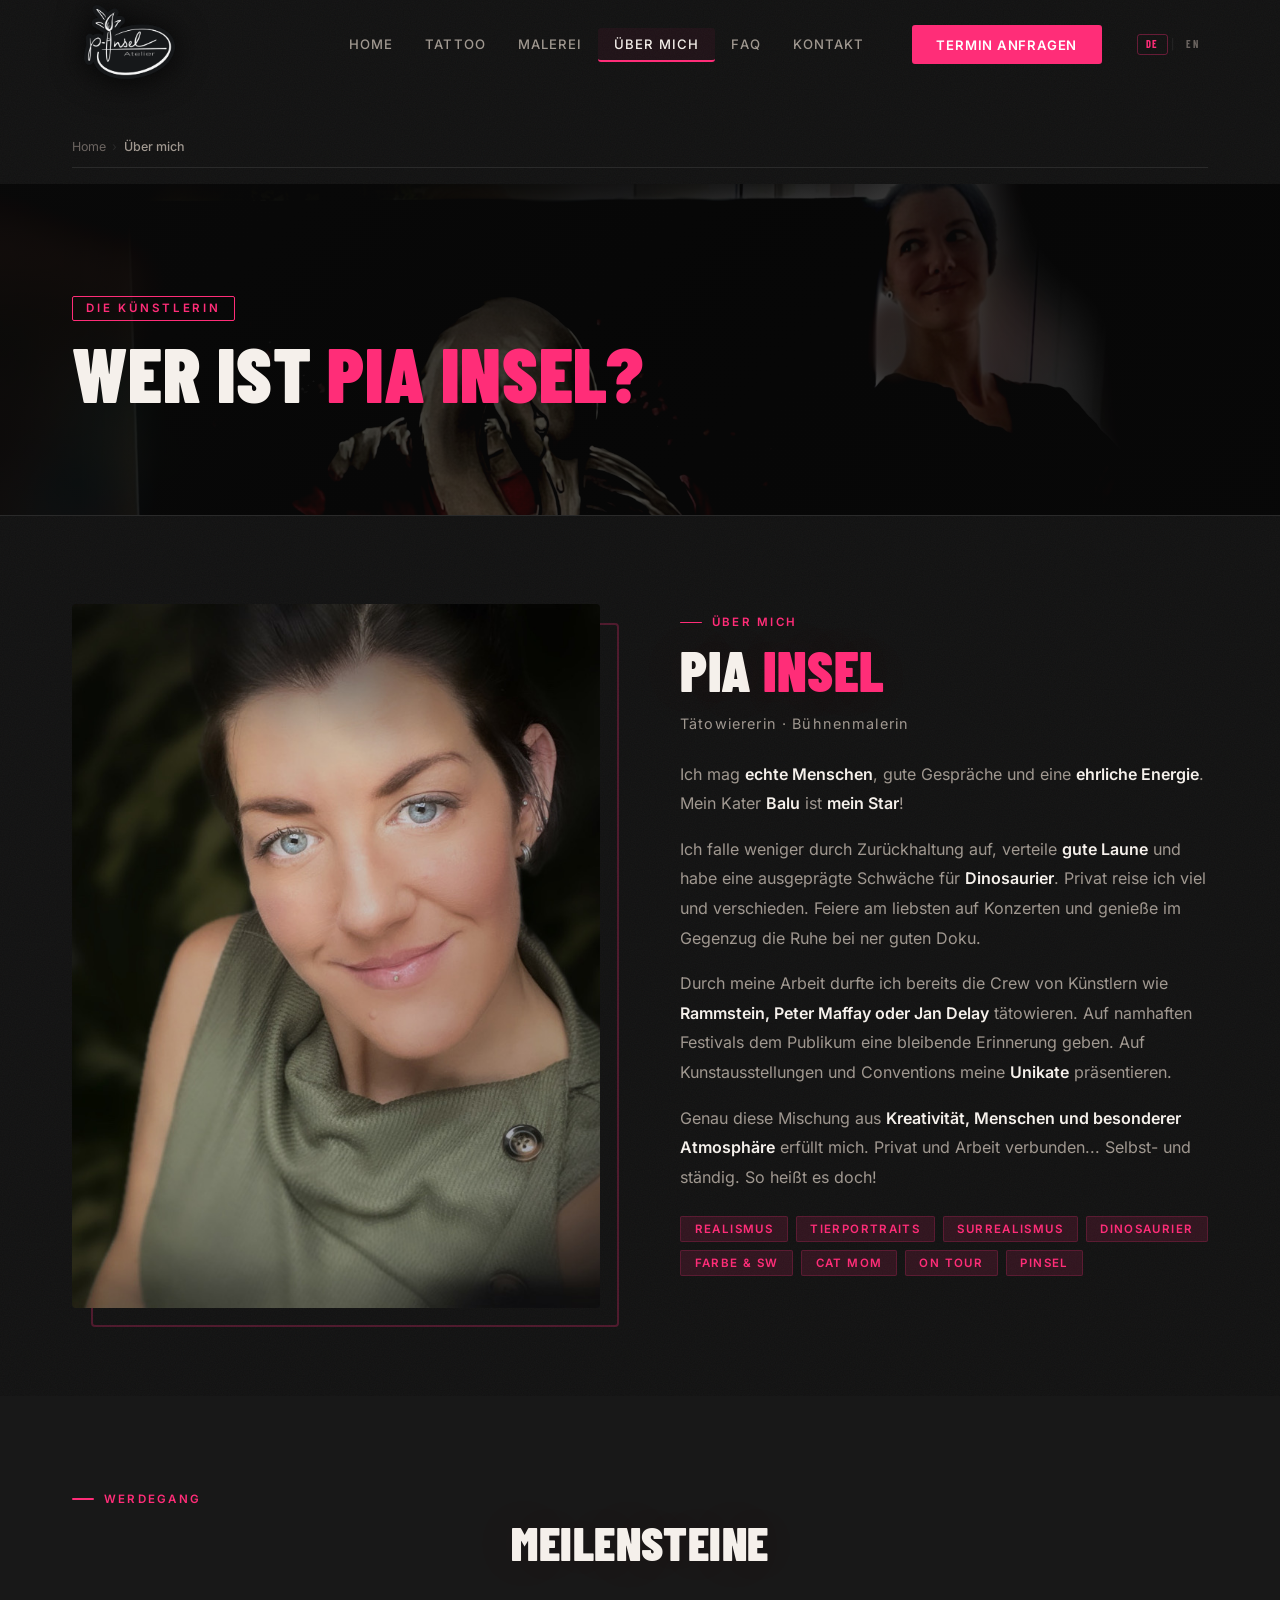
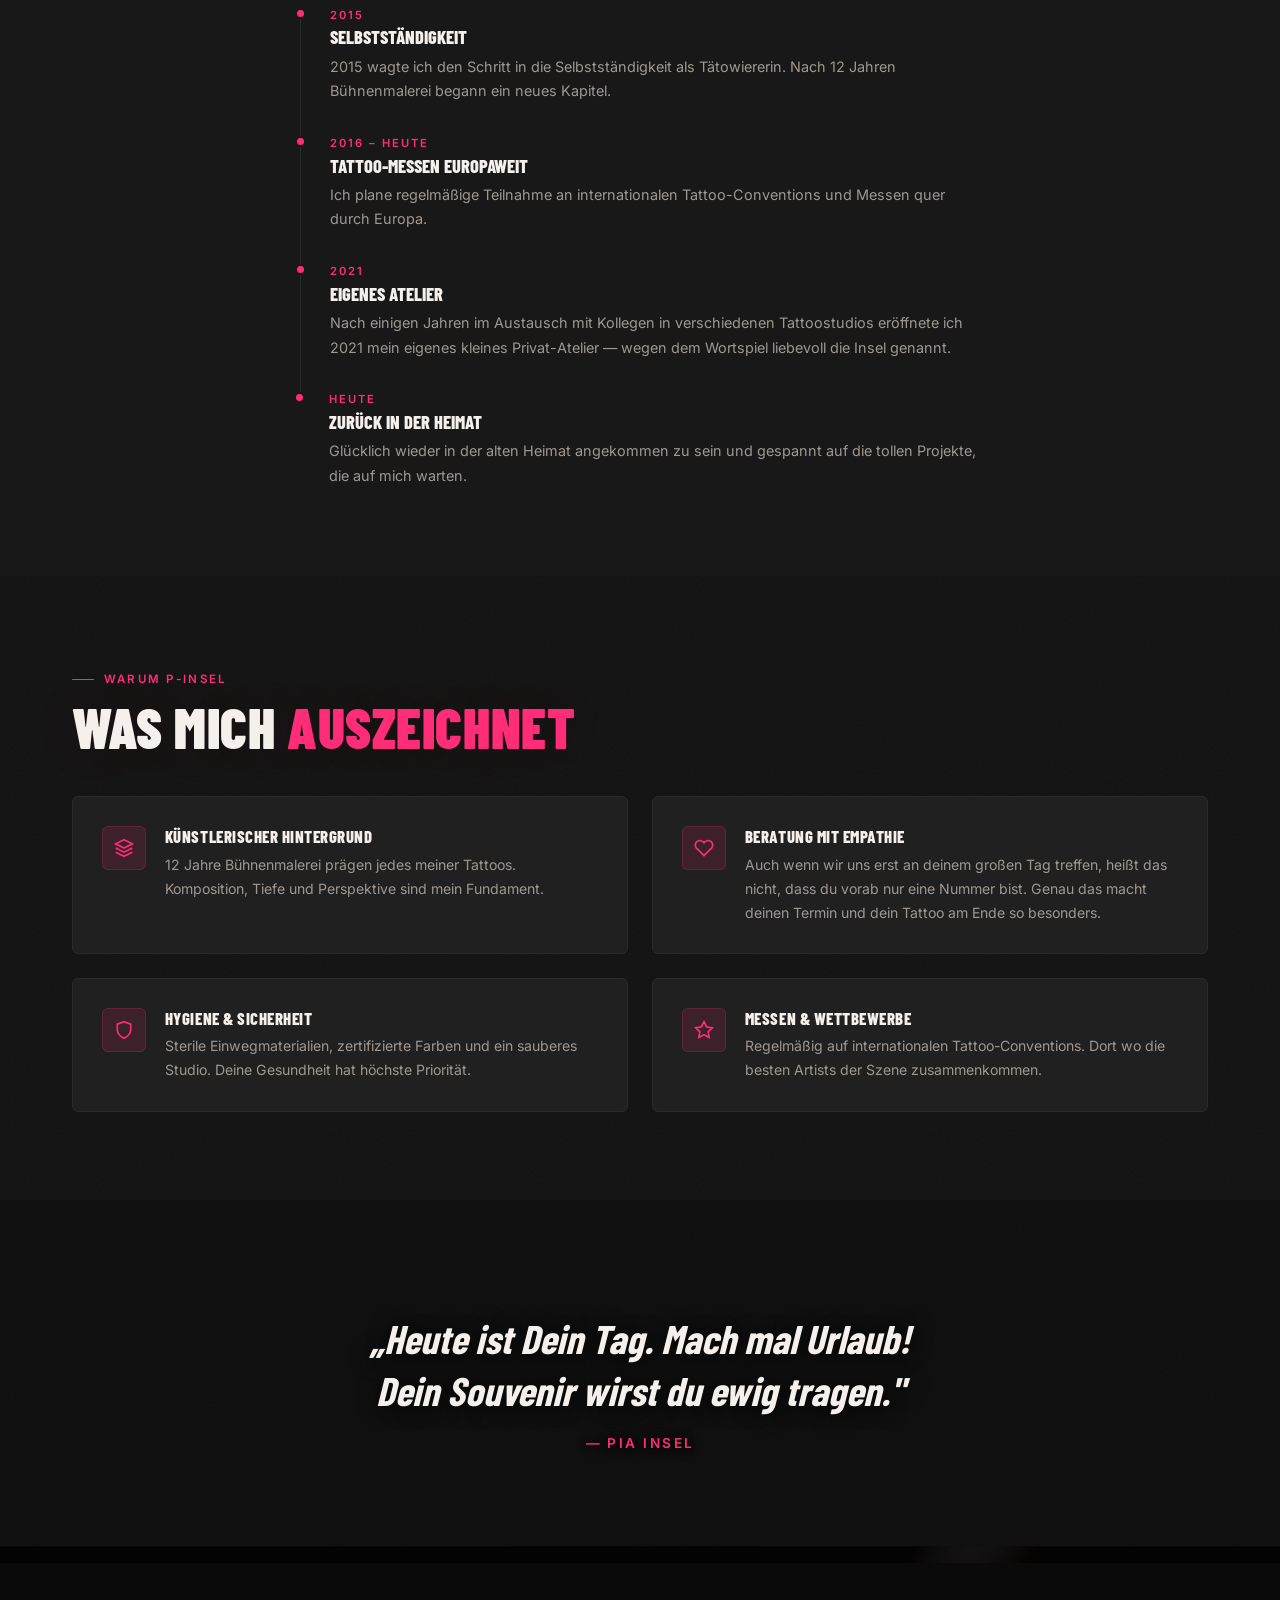
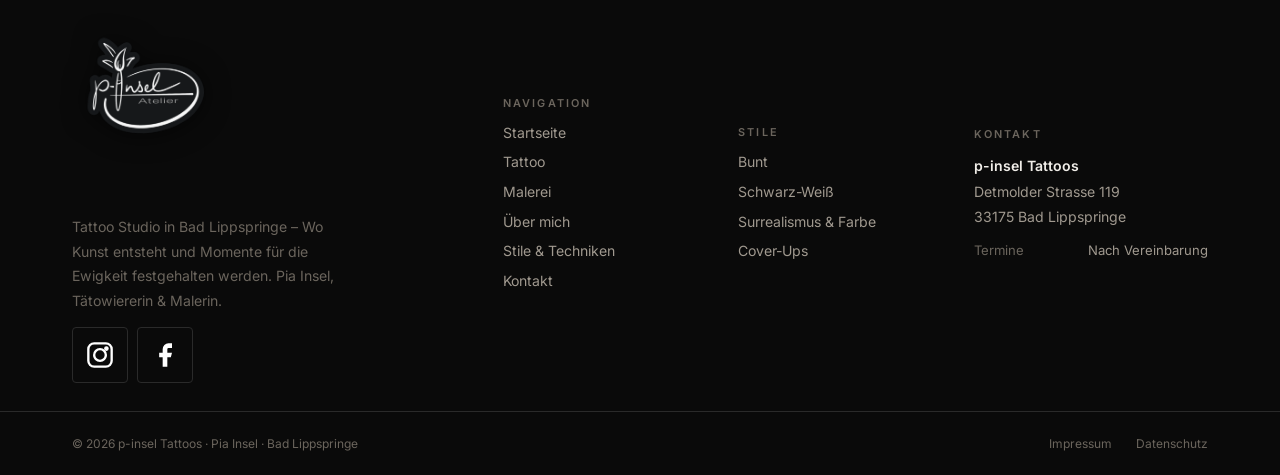
<file: kuenstlerin.html>
<!DOCTYPE html>
<html lang="de">
<head>
  <meta charset="UTF-8">
  <meta name="viewport" content="width=device-width, initial-scale=1.0">
  <title>Über mich · Pia Insel · p-insel Tattoos</title>
  <meta name="description" content="Pia Insel – Tätowiererin & Malerin aus Bad Lippspringe. 12 Jahre Erfahrung, selbstständig seit 2015. SWR bekannt. Mehr über die Künstlerin erfahren.">
  <meta property="og:title" content="Über Pia Insel · p-insel Tattoos Bad Lippspringe">
  <meta property="og:description" content="Pia Insel – Tätowiererin & Malerin aus Bad Lippspringe. 12 Jahre Erfahrung, selbstständig seit 2015. SWR bekannt.">
  <meta property="og:type" content="website">
  <meta property="og:url" content="https://www.p-insel.de/kuenstlerin.html">
  <meta property="og:image" content="https://www.p-insel.de/img/og-preview.jpg">
  <link rel="canonical" href="https://www.p-insel.de/kuenstlerin.html">
  <link rel="stylesheet" href="styles.css">

  <!-- Schema.org Person -->
  <script type="application/ld+json">
  {
    "@context": "https://schema.org",
    "@type": "Person",
    "name": "Pia Insel",
    "jobTitle": "Tätowiererin & Malerin",
    "url": "https://www.p-insel.de/kuenstlerin.html",
    "worksFor": {
      "@type": "TattooParlor",
      "name": "p-insel Tattoos",
      "url": "https://www.p-insel.de"
    },
    "sameAs": ["https://www.p-insel.de"]
  }
  </script>
</head>
<body>

<nav id="nav" role="navigation" aria-label="Hauptnavigation">
  <div class="nav-inner">
    <a href="index.html" class="nav-logo"><img src="img/logo-hires.png" alt="p-insel Tattoos" class="nav-logo-img"></a>
    <ul class="nav-links">
      <li><a href="index.html" data-i18n="nav.home">Home</a></li>
      <li><a href="portfolio.html" data-i18n="nav.portfolio">Tattoo</a></li>
      <li><a href="malerei.html" data-i18n="nav.malerei">Malerei</a></li>
      <li><a href="kuenstlerin.html" class="active" data-i18n="nav.about">Über mich</a></li>
      <li><a href="faq.html" data-i18n="nav.faq">FAQ</a></li>
      <li><a href="kontakt.html" data-i18n="nav.contact">Kontakt</a></li>
    </ul>
    <a href="kontakt.html" class="nav-cta" data-i18n="nav.cta">Termin anfragen</a>
    <div class="lang-switcher">
      <button class="lang-btn" data-lang="de">DE</button>
      <span class="lang-sep">|</span>
      <button class="lang-btn" data-lang="en">EN</button>
    </div>
    <button class="hamburger" id="hamburger" aria-label="Menü öffnen" aria-expanded="false"><span></span><span></span><span></span></button>
  </div>
</nav>
<div id="drawer-overlay" aria-hidden="true"></div>
<div id="mobile-drawer" role="dialog" aria-modal="true" aria-label="Navigation">
  <div class="drawer-header">
    <img src="img/logo-hires.png" alt="p-insel Tattoos" class="drawer-logo-img">
    <button class="drawer-close" id="drawer-close" aria-label="Menü schließen"><svg width="16" height="16" viewBox="0 0 24 24" fill="none" stroke="currentColor" stroke-width="2"><path d="M18 6L6 18M6 6l12 12"/></svg></button>
  </div>
  <nav class="drawer-nav">
    <a href="index.html" data-i18n="nav.home">Home</a>
    <a href="portfolio.html" data-i18n="nav.portfolio">Tattoo</a>
    <a href="malerei.html" data-i18n="nav.malerei">Malerei</a>
    <a href="kuenstlerin.html" class="active" data-i18n="nav.about">Über mich</a>
    <a href="faq.html" data-i18n="nav.faq">FAQ</a>
    <a href="kontakt.html" data-i18n="nav.contact">Kontakt</a>
  </nav>
  <div class="drawer-footer">
    <div class="drawer-footer-contact">
      Detmolder Str. 119 · Bad Lippspringe
    </div>
    <div class="drawer-lang-switcher">
      <button class="lang-btn" data-lang="de">DE</button>
      <span class="lang-sep">|</span>
      <button class="lang-btn" data-lang="en">EN</button>
    </div>
    <a href="kontakt.html" class="drawer-cta-link" data-i18n="drawer.cta">Termin anfragen</a>
  </div>
</div>

<div class="container" style="padding-top:1rem; padding-bottom:1rem;">
  <nav class="breadcrumb" style="margin-bottom:0;">
    <a href="index.html">Home</a><span class="bc-sep">›</span><span class="bc-current">Über mich</span>
  </nav>
</div>

<!-- PAGE HERO -->
<header class="page-hero">
  <div class="page-hero-bg" style="background-image:url('img/pia-flamingo-atelier.jpeg'); background-position: center 42%;"></div>
  <div class="page-hero-overlay"></div>
  <div class="container">
    <div class="page-hero-eyebrow" data-i18n="k.hero.eyebrow">Die Künstlerin</div>
    <h1 data-i18n="k.hero.h1">Wer ist <span>Pia Insel?</span></h1>
  </div>
</header>

<!-- ÜBER PIA – DETAIL -->
<section class="section">
  <div class="container">
    <div class="about-split">
      <div class="about-img-wrap reveal">
        <img src="img/pia-portrait-2.jpeg" alt="Pia Insel — Tätowiererin & Malerin" class="about-img" style="aspect-ratio:3/4;object-fit:cover;">
      </div>
      <div>
        <div class="section-eyebrow reveal" data-i18n="k.about.eyebrow">Über mich</div>
        <h2 class="section-title reveal" data-delay="1" data-i18n="k.about.h2">PIA <span>INSEL</span></h2>
        <p class="section-desc reveal" data-delay="1" style="font-size:.9rem;letter-spacing:.08em;color:var(--text-mid);margin-top:-.3rem;margin-bottom:1.4rem;" data-i18n="k.about.sub">Tätowiererin · Bühnenmalerin</p>
        <p class="section-desc reveal" data-delay="2" data-i18n="k.about.p1">
          Ich mag <strong style="color:var(--text);">echte Menschen</strong>, gute Gespräche und eine <strong style="color:var(--text);">ehrliche Energie</strong>.<br>Mein Kater <strong style="color:var(--text);">Balu</strong> ist <strong style="color:var(--text);">mein Star</strong>!
        </p>
        <p class="section-desc reveal" data-delay="2" style="margin-top:1rem;" data-i18n="k.about.p2">
          Ich falle weniger durch Zurückhaltung auf, verteile <strong style="color:var(--text);">gute Laune</strong> und habe eine ausgeprägte Schwäche für <strong style="color:var(--text);">Dinosaurier</strong>. Privat reise ich viel und verschieden. Feiere am liebsten auf Konzerten und genieße im Gegenzug die Ruhe bei ner guten Doku.
        </p>
        <p class="section-desc reveal" data-delay="2" style="margin-top:1rem;" data-i18n="k.about.p3">
          Durch meine Arbeit durfte ich bereits die Crew von Künstlern wie <strong style="color:var(--text);">Rammstein, Peter Maffay oder Jan Delay</strong> tätowieren. Auf namhaften Festivals dem Publikum eine bleibende Erinnerung geben. Auf Kunstausstellungen und Conventions meine <strong style="color:var(--text);">Unikate</strong> präsentieren.
        </p>
        <p class="section-desc reveal" data-delay="2" style="margin-top:1rem;" data-i18n="k.about.p4">
          Genau diese Mischung aus <strong style="color:var(--text);">Kreativität, Menschen und besonderer Atmosphäre</strong> erfüllt mich. Privat und Arbeit verbunden... Selbst- und ständig. So heißt es doch!
        </p>
        <div class="about-tags reveal" data-delay="3">
          <span class="tag" data-i18n="k.tag.realismus">Realismus</span>
          <span class="tag" data-i18n="k.tag.tierportraits">Tierportraits</span>
          <span class="tag" data-i18n="k.tag.surrealismus">Surrealismus</span>
          <span class="tag" data-i18n="k.tag.dino">Dinosaurier</span>
          <span class="tag" data-i18n="k.tag.farbsw">Farbe &amp; SW</span>
          <span class="tag" data-i18n="k.tag.catmom">Cat Mom</span>
          <span class="tag" data-i18n="k.tag.ontour">On Tour</span>
          <span class="tag" data-i18n="k.tag.pinsel">Pinsel</span>
        </div>
      </div>
    </div>
  </div>
</section>

<!-- ZEITLEISTE / MEILENSTEINE -->
<section class="section section-dark">
  <div class="container">
    <div class="section-eyebrow reveal" style="justify-content:center;" data-i18n="k.milestones.eyebrow">Werdegang</div>
    <h2 class="section-title reveal" data-delay="1" style="text-align:center;font-size:clamp(2rem,4vw,3rem);" data-i18n="k.milestones.title">Meilensteine</h2>

    <div style="max-width:680px;margin:2.5rem auto 0;display:flex;flex-direction:column;gap:0;">
      <div class="reveal" data-delay="1" style="display:flex;gap:1.5rem;padding-bottom:2rem;border-left:1px solid var(--border);padding-left:1.8rem;position:relative;">
        <div style="position:absolute;left:-6px;top:0;width:11px;height:11px;border-radius:50%;background:var(--accent);border:2px solid var(--bg-soft);"></div>
        <div>
          <div style="font-size:.7rem;font-weight:700;letter-spacing:.18em;text-transform:uppercase;color:var(--accent);margin-bottom:.3rem;" data-i18n="k.m1.year">2015</div>
          <div style="font-family:var(--font-h);font-size:1.15rem;font-weight:800;text-transform:uppercase;color:var(--text);margin-bottom:.4rem;" data-i18n="k.m1.title">Selbstständigkeit</div>
          <p style="font-size:.9rem;color:var(--text-mid);line-height:1.7;" data-i18n="k.m1.desc">2015 wagte ich den Schritt in die Selbstständigkeit als Tätowiererin. Nach 12 Jahren Bühnenmalerei begann ein neues Kapitel.</p>
        </div>
      </div>
      <div class="reveal" data-delay="2" style="display:flex;gap:1.5rem;padding-bottom:2rem;border-left:1px solid var(--border);padding-left:1.8rem;position:relative;">
        <div style="position:absolute;left:-6px;top:0;width:11px;height:11px;border-radius:50%;background:var(--accent);border:2px solid var(--bg-soft);"></div>
        <div>
          <div style="font-size:.7rem;font-weight:700;letter-spacing:.18em;text-transform:uppercase;color:var(--accent);margin-bottom:.3rem;" data-i18n="k.m2.year">2016 – heute</div>
          <div style="font-family:var(--font-h);font-size:1.15rem;font-weight:800;text-transform:uppercase;color:var(--text);margin-bottom:.4rem;" data-i18n="k.m2.title">Tattoo-Messen europaweit</div>
          <p style="font-size:.9rem;color:var(--text-mid);line-height:1.7;" data-i18n="k.m2.desc">Ich plane regelmäßige Teilnahme an internationalen Tattoo-Conventions und Messen quer durch Europa.</p>
        </div>
      </div>
      <div class="reveal" data-delay="3" style="display:flex;gap:1.5rem;padding-bottom:2rem;border-left:1px solid var(--border);padding-left:1.8rem;position:relative;">
        <div style="position:absolute;left:-6px;top:0;width:11px;height:11px;border-radius:50%;background:var(--accent);border:2px solid var(--bg-soft);"></div>
        <div>
          <div style="font-size:.7rem;font-weight:700;letter-spacing:.18em;text-transform:uppercase;color:var(--accent);margin-bottom:.3rem;" data-i18n="k.m3.year">2021</div>
          <div style="font-family:var(--font-h);font-size:1.15rem;font-weight:800;text-transform:uppercase;color:var(--text);margin-bottom:.4rem;" data-i18n="k.m3.title">Eigenes Atelier</div>
          <p style="font-size:.9rem;color:var(--text-mid);line-height:1.7;" data-i18n="k.m3.desc">Nach einigen Jahren im Austausch mit Kollegen in verschiedenen Tattoostudios eröffnete ich 2021 mein eigenes kleines Privat-Atelier — wegen dem Wortspiel liebevoll die Insel genannt.</p>
        </div>
      </div>
      <div class="reveal" data-delay="4" style="display:flex;gap:1.5rem;padding-left:1.8rem;position:relative;">
        <div style="position:absolute;left:-6px;top:0;width:11px;height:11px;border-radius:50%;background:var(--accent);border:2px solid var(--bg-soft);"></div>
        <div>
          <div style="font-size:.7rem;font-weight:700;letter-spacing:.18em;text-transform:uppercase;color:var(--accent);margin-bottom:.3rem;" data-i18n="k.m4.year">Heute</div>
          <div style="font-family:var(--font-h);font-size:1.15rem;font-weight:800;text-transform:uppercase;color:var(--text);margin-bottom:.4rem;" data-i18n="k.m4.title">Zurück in der Heimat</div>
          <p style="font-size:.9rem;color:var(--text-mid);line-height:1.7;" data-i18n="k.m4.desc">Glücklich wieder in der alten Heimat angekommen zu sein und gespannt auf die tollen Projekte, die auf mich warten.</p>
        </div>
      </div>
    </div>
  </div>
</section>

<!-- USP CARDS -->
<section class="section">
  <div class="container">
    <div class="section-eyebrow reveal" data-i18n="k.usp.eyebrow">Warum p-insel</div>
    <h2 class="section-title reveal" data-delay="1" data-i18n="k.usp.title">Was mich <span>auszeichnet</span></h2>
    <div class="usp-grid" style="margin-top:2.5rem;">
      <div class="usp-card reveal" data-delay="1">
        <div class="usp-icon">
          <svg width="20" height="20" viewBox="0 0 24 24" fill="none" stroke="currentColor" stroke-width="2"><path d="M12 2L2 7l10 5 10-5-10-5zM2 17l10 5 10-5M2 12l10 5 10-5"/></svg>
        </div>
        <div>
          <h4 data-i18n="k.usp1.title">Künstlerischer Hintergrund</h4>
          <p data-i18n="k.usp1.desc">12 Jahre Bühnenmalerei prägen jedes meiner Tattoos. Komposition, Tiefe und Perspektive sind mein Fundament.</p>
        </div>
      </div>
      <div class="usp-card reveal" data-delay="2">
        <div class="usp-icon">
          <svg width="20" height="20" viewBox="0 0 24 24" fill="none" stroke="currentColor" stroke-width="2"><path d="M20.84 4.61a5.5 5.5 0 00-7.78 0L12 5.67l-1.06-1.06a5.5 5.5 0 00-7.78 7.78l1.06 1.06L12 21.23l7.78-7.78 1.06-1.06a5.5 5.5 0 000-7.78z"/></svg>
        </div>
        <div>
          <h4 data-i18n="k.usp2.title">Beratung mit Empathie</h4>
          <p data-i18n="k.usp2.desc">Auch wenn wir uns erst an deinem großen Tag treffen, heißt das nicht, dass du vorab nur eine Nummer bist. Genau das macht deinen Termin und dein Tattoo am Ende so besonders.</p>
        </div>
      </div>
      <div class="usp-card reveal" data-delay="3">
        <div class="usp-icon">
          <svg width="20" height="20" viewBox="0 0 24 24" fill="none" stroke="currentColor" stroke-width="2"><path d="M12 22s8-4 8-10V5l-8-3-8 3v7c0 6 8 10 8 10z"/></svg>
        </div>
        <div>
          <h4 data-i18n="k.usp3.title">Hygiene &amp; Sicherheit</h4>
          <p data-i18n="k.usp3.desc">Sterile Einwegmaterialien, zertifizierte Farben und ein sauberes Studio. Deine Gesundheit hat höchste Priorität.</p>
        </div>
      </div>
      <div class="usp-card reveal" data-delay="4">
        <div class="usp-icon">
          <svg width="20" height="20" viewBox="0 0 24 24" fill="none" stroke="currentColor" stroke-width="2"><polygon points="12 2 15.09 8.26 22 9.27 17 14.14 18.18 21.02 12 17.77 5.82 21.02 7 14.14 2 9.27 8.91 8.26 12 2"/></svg>
        </div>
        <div>
          <h4 data-i18n="k.usp4.title">Messen &amp; Wettbewerbe</h4>
          <p data-i18n="k.usp4.desc">Regelmäßig auf internationalen Tattoo-Conventions. Dort wo die besten Artists der Szene zusammenkommen.</p>
        </div>
      </div>
    </div>
  </div>
</section>

<!-- Quote über Parallax-Foto -->
<section class="cta-band parallax-section" style="background:transparent;">
  <div class="parallax-bg" data-speed="0.2" style="background-image:url('img/frosch.jpg');inset:-160px 0;background-position:center 55%;"></div>
  <div class="parallax-overlay" style="background:rgba(10,10,10,.35)"></div>
  <div class="container">
    <div class="reveal" style="max-width:680px;margin:0 auto;">
      <p style="font-family:var(--font-h);font-size:clamp(1.5rem,3.5vw,2.5rem);font-weight:700;font-style:italic;color:var(--text);line-height:1.3;margin-bottom:1.2rem;text-shadow:0 2px 20px rgba(0,0,0,.8);" data-i18n="k.motto">
        „Heute ist Dein Tag. Mach mal Urlaub!<br>Dein Souvenir wirst du ewig tragen."
      </p>
      <p style="font-size:.85rem;letter-spacing:.18em;text-transform:uppercase;font-weight:700;color:var(--accent);text-shadow:0 1px 12px rgba(0,0,0,.95),0 0 6px rgba(0,0,0,1);" data-i18n="k.motto.attr">— Pia Insel</p>
    </div>
  </div>
</section>

<footer role="contentinfo">
  <div class="footer-main">
    <div class="container">
      <div class="footer-grid">
        <div class="footer-brand">
          <a href="index.html" class="footer-logo-text">
            <img src="img/logo-hires.png" alt="p-insel Tattoos" style="height:200px;width:auto;filter:drop-shadow(0 2px 12px rgba(0,0,0,.6));">
          </a>
          <p data-i18n="footer.about">Tattoo Studio in Bad Lippspringe – Wo Kunst entsteht und Momente für die Ewigkeit festgehalten werden. Pia Insel, Tätowiererin & Malerin.</p>
          <div class="footer-social">
            <a href="https://www.instagram.com/pia_insel_tattoos" target="_blank" rel="noopener" aria-label="Instagram">
              <svg width="28" height="28" viewBox="0 0 24 24" fill="none" stroke="white" stroke-width="2"><rect x="2" y="2" width="20" height="20" rx="5"/><circle cx="12" cy="12" r="5"/><circle cx="17.5" cy="6.5" r="1" fill="white"/></svg>
            </a>
            <a href="https://www.facebook.com/PiaInselTattoo" target="_blank" rel="noopener" aria-label="Facebook">
              <svg width="28" height="28" viewBox="0 0 24 24" fill="white"><path d="M18 2h-3a5 5 0 00-5 5v3H7v4h3v8h4v-8h3l1-4h-4V7a1 1 0 011-1h3z"/></svg>
            </a>
          </div>
        </div>
        <div class="footer-col">
          <h4 data-i18n="footer.nav.title">Navigation</h4>
          <ul>
            <li><a href="index.html" data-i18n="footer.nav.home">Startseite</a></li>
            <li><a href="portfolio.html" data-i18n="footer.nav.portfolio">Tattoo</a></li>
            <li><a href="malerei.html" data-i18n="footer.nav.malerei">Malerei</a></li>
            <li><a href="kuenstlerin.html" data-i18n="footer.nav.about">Über mich</a></li>
            <li><a href="portfolio.html" data-i18n="footer.nav.styles">Stile & Techniken</a></li>
            <li><a href="kontakt.html" data-i18n="footer.nav.contact">Kontakt</a></li>
          </ul>
        </div>
        <div class="footer-col">
          <h4 data-i18n="footer.styles.title">Stile</h4>
          <ul>
            <li><a href="portfolio.html#bunt" data-i18n="footer.s.colorful">Bunt</a></li>
            <li><a href="portfolio.html#sw" data-i18n="footer.s.bw">Schwarz-Weiß</a></li>
            <li><a href="portfolio.html#surrealismus" data-i18n="footer.s.surreal">Surrealismus &amp; Farbe</a></li>
            <li><a href="portfolio.html#coverup" data-i18n="footer.s.coverup">Cover-Ups</a></li>
          </ul>
        </div>
        <div class="footer-col">
          <h4 data-i18n="footer.contact.title">Kontakt</h4>
          <address>
            <strong>p-insel Tattoos</strong><br>
            Detmolder Strasse 119<br>
            33175 Bad Lippspringe
          </address>
          <div class="footer-hours">
            <div class="footer-hours-row">
              <span data-i18n="footer.hours.label">Termine</span>
              <span data-i18n="footer.hours.val">Nach Vereinbarung</span>
            </div>
          </div>
        </div>
      </div>
    </div>
  </div>
  <div class="footer-bottom">
    <div class="container" style="display:flex;align-items:center;justify-content:space-between;flex-wrap:wrap;gap:1rem;width:100%;">
      <p>© 2026 p-insel Tattoos · Pia Insel · Bad Lippspringe</p>
      <div class="footer-bottom-links">
        <a href="impressum.html">Impressum</a>
        <a href="datenschutz.html">Datenschutz</a>
      </div>
    </div>
  </div>
</footer>

<div id="float-cta"><a href="kontakt.html" class="float-cta-btn"><svg width="15" height="15" viewBox="0 0 24 24" fill="none" stroke="currentColor" stroke-width="2.5"><path d="M5 12h14M12 5l7 7-7 7"/></svg>Termin anfragen</a></div>

<script src="lang.js"></script>
<script>
  const nav=document.getElementById('nav');
  window.addEventListener('scroll',()=>{nav.classList.toggle('scrolled',window.scrollY>50);},{passive:true});
  const hb=document.getElementById('hamburger'),dr=document.getElementById('mobile-drawer'),ov=document.getElementById('drawer-overlay'),cb=document.getElementById('drawer-close');
  const open=()=>{const y=window.scrollY;dr.classList.add('open');ov.classList.add('open');hb.classList.add('open');document.body.style.overflow='hidden';document.body.style.position='fixed';document.body.style.top=`-${y}px`;document.body.style.width='100%';dr._savedScroll=y;};
  const close=()=>{const y=dr._savedScroll||0;dr.classList.remove('open');ov.classList.remove('open');hb.classList.remove('open');document.body.style.overflow='';document.body.style.position='';document.body.style.top='';document.body.style.width='';window.scrollTo(0,y);};
  hb.addEventListener('click',()=>dr.classList.contains('open')?close():open());
  cb.addEventListener('click',close);ov.addEventListener('click',close);
  dr.querySelectorAll('a').forEach(a=>a.addEventListener('click',close));
  const io=new IntersectionObserver(e=>e.forEach(x=>{if(x.isIntersecting){x.target.classList.add('visible');io.unobserve(x.target);}}),{threshold:0.1});
  document.querySelectorAll('.reveal').forEach(el=>io.observe(el));
  const fc=document.getElementById('float-cta');
  window.addEventListener('scroll',()=>{fc.classList.toggle('visible',window.scrollY>350);},{passive:true});
  const _mob=window.matchMedia('(max-width:900px)').matches;
  const pBgs=document.querySelectorAll('.parallax-bg');
  const heroBg=document.querySelector('.page-hero-bg');
  const pageHero=document.querySelector('.page-hero');
  function updP(){
    pBgs.forEach(bg=>{const s=bg.parentElement,r=s.getBoundingClientRect(),sp=parseFloat(bg.dataset.speed)||0.15,vh=window.innerHeight,off=(r.top-vh/2+s.offsetHeight/2)*(_mob?sp*0.65:sp);bg.style.transform=`translateY(${off}px)`;});
    if(heroBg&&_mob&&pageHero){const r=pageHero.getBoundingClientRect();heroBg.style.transform=`translateY(${r.top*0.35}px)`;}
  }
  window.addEventListener('scroll',updP,{passive:true});updP();
</script>
</body>
</html>
</file>
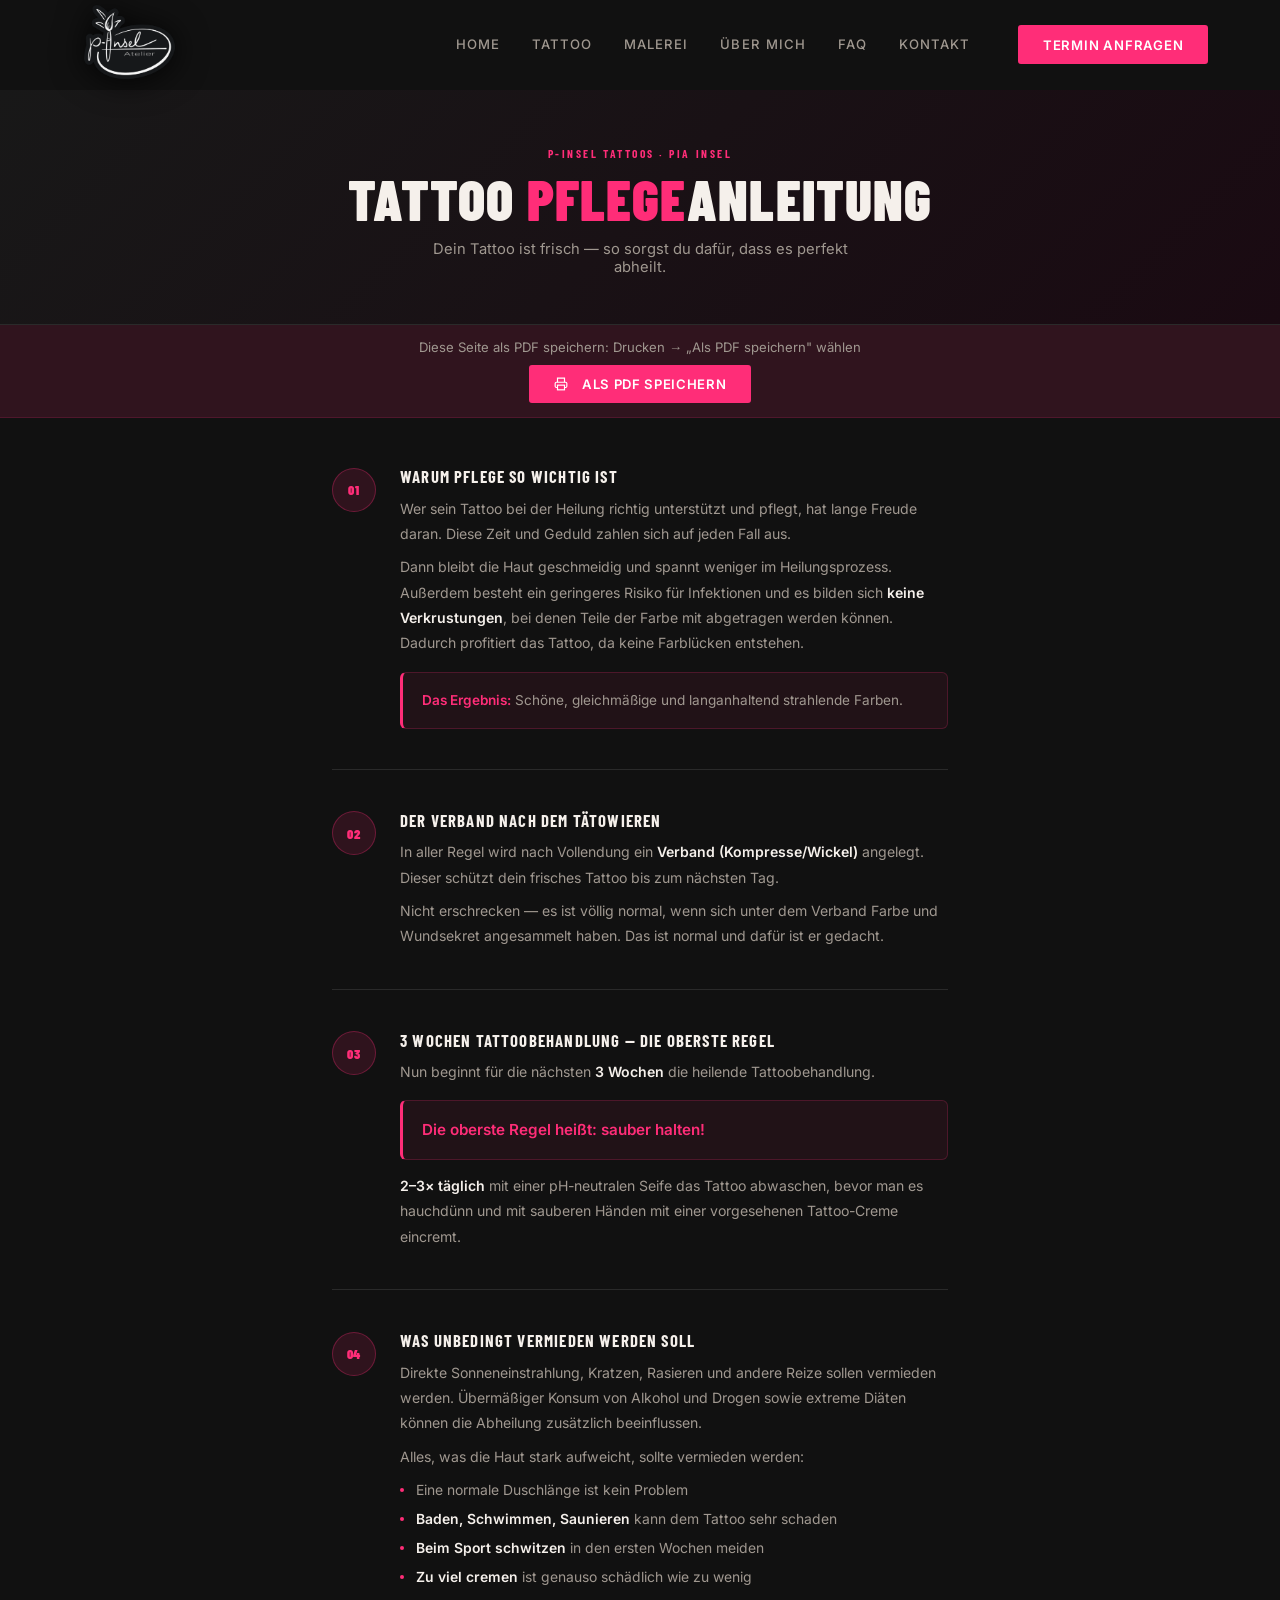
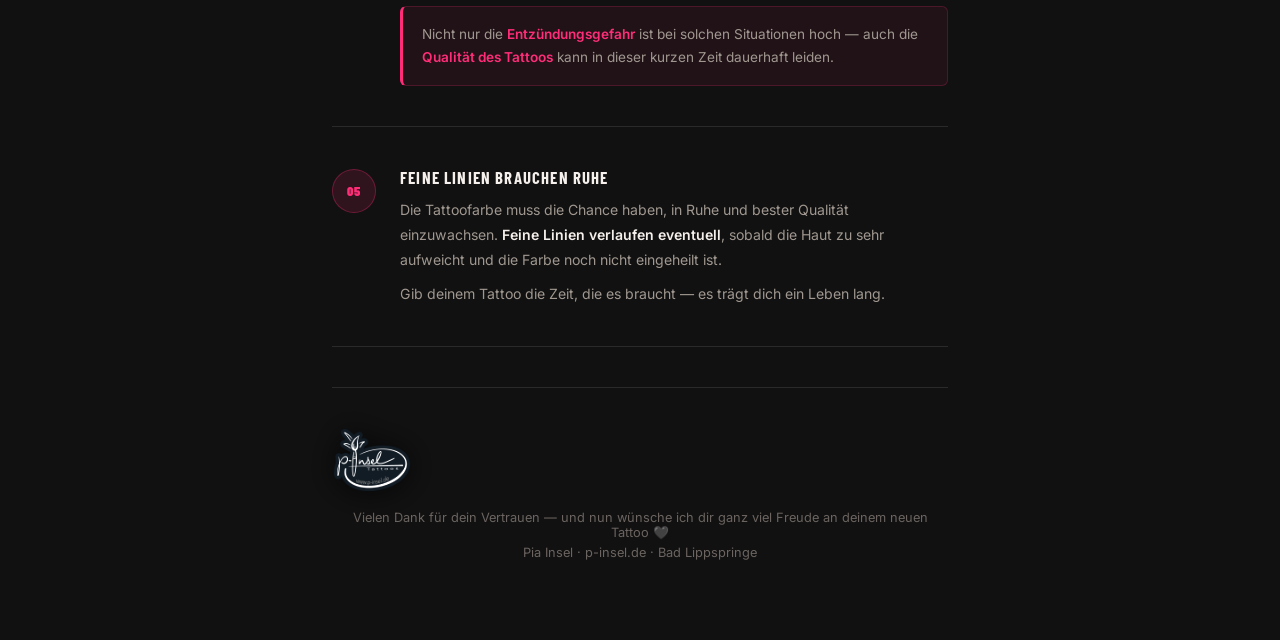
<file: pflege.html>
<!DOCTYPE html>
<html lang="de">
<head>
  <meta charset="UTF-8">
  <meta name="description" content="Tattoo Pflegeanleitung von Pia Insel – So pflegst du dein neues Tattoo richtig. Schritt-für-Schritt-Anleitung für die ersten Wochen nach dem Stechen.">
  <meta name="viewport" content="width=device-width, initial-scale=1.0">
  <title>Tattoo Pflegeanleitung · p-insel Tattoos</title>
  <link rel="canonical" href="https://www.p-insel.de/pflege.html">
  <link rel="stylesheet" href="styles.css">
  <script src="lang.js" defer></script>
  <style>
    /* ── Screen layout ── */
    .pflege-wrap {
      min-height: 100vh;
      background: var(--bg);
      padding-top: var(--nav-h);
    }
    .pflege-hero {
      background: linear-gradient(135deg, var(--bg-soft) 0%, #1a0a12 100%);
      border-bottom: 1px solid var(--border);
      padding: 3.5rem 0 3rem;
      text-align: center;
    }
    .pflege-hero-eyebrow {
      font-family: var(--font-h);
      font-size: .72rem;
      font-weight: 700;
      letter-spacing: .22em;
      text-transform: uppercase;
      color: var(--accent);
      margin-bottom: .7rem;
    }
    .pflege-hero h1 {
      font-family: var(--font-h);
      font-size: clamp(2rem, 5vw, 3.5rem);
      font-weight: 900;
      text-transform: uppercase;
      letter-spacing: .02em;
      line-height: 1;
      color: var(--text);
      margin: 0 0 .8rem;
    }
    .pflege-hero h1 em { color: var(--accent); font-style: normal; }
    .pflege-hero p {
      color: var(--text-mid);
      font-size: .92rem;
      margin: 0 auto;
      max-width: 440px;
    }
    .pflege-print-bar {
      background: var(--accent-dim);
      border-bottom: 1px solid rgba(255,45,120,.15);
      padding: .9rem 0;
      text-align: center;
    }
    .pflege-print-bar p {
      font-size: .82rem;
      color: var(--text-mid);
      margin: 0 0 .6rem;
    }
    .pflege-content {
      max-width: 680px;
      margin: 0 auto;
      padding: 3rem 2rem 5rem;
    }
    .pflege-step {
      display: flex;
      gap: 1.5rem;
      margin-bottom: 2.5rem;
      padding-bottom: 2.5rem;
      border-bottom: 1px solid var(--border);
    }
    .pflege-step:last-of-type { border-bottom: none; }
    .pflege-step-num {
      flex-shrink: 0;
      width: 44px; height: 44px;
      background: var(--accent-dim);
      border: 1.5px solid rgba(255,45,120,.3);
      border-radius: 50%;
      display: flex;
      align-items: center;
      justify-content: center;
      font-family: var(--font-h);
      font-size: .85rem;
      font-weight: 900;
      color: var(--accent);
      letter-spacing: .05em;
      margin-top: .1rem;
    }
    .pflege-step-body h3 {
      font-family: var(--font-h);
      font-size: 1.05rem;
      font-weight: 700;
      letter-spacing: .07em;
      text-transform: uppercase;
      color: var(--text);
      margin: 0 0 .6rem;
    }
    .pflege-step-body p {
      font-size: .88rem;
      line-height: 1.8;
      color: var(--text-mid);
      margin: 0;
    }
    .pflege-step-body p + p { margin-top: .5rem; }
    .pflege-step-body strong { color: var(--text); font-weight: 600; }
    .pflege-step-body ul {
      list-style: none;
      padding: 0;
      margin: .6rem 0 0;
      display: flex;
      flex-direction: column;
      gap: .35rem;
      font-size: .87rem;
      line-height: 1.7;
      color: var(--text-mid);
    }
    .pflege-step-body ul li { padding-left: 1rem; position: relative; }
    .pflege-step-body ul li::before {
      content: '';
      position: absolute;
      left: 0; top: .65em;
      width: 4px; height: 4px;
      background: var(--accent);
      border-radius: 50%;
    }
    .pflege-warning {
      background: rgba(255,45,120,.07);
      border: 1px solid rgba(255,45,120,.2);
      border-left: 3px solid var(--accent);
      border-radius: 6px;
      padding: 1rem 1.2rem;
      margin-top: 1rem;
      font-size: .85rem;
      line-height: 1.7;
      color: var(--text-mid);
    }
    .pflege-warning strong { color: var(--accent); }
    .pflege-sig {
      text-align: center;
      padding: 2rem 0 0;
      border-top: 1px solid var(--border);
      margin-top: 1rem;
    }
    .pflege-sig img { height: 36px; width: auto; filter: drop-shadow(0 1px 4px rgba(0,0,0,.4)); margin-bottom: .6rem; }
    .pflege-sig p { font-size: .8rem; color: var(--text-dim); }

    /* ── Print styles ── */
    @media print {
      body { background: #fff !important; color: #111 !important; }
      #nav, .pflege-print-bar, .pflege-hero, footer { display: none !important; }
      .pflege-wrap { padding-top: 0; }
      .pflege-content { padding: 1.5cm 1cm; max-width: none; }
      .pflege-step-num { background: #fce; border-color: #FF2D78; color: #FF2D78; }
      .pflege-step-body h3 { color: #111; }
      .pflege-step-body p, .pflege-step-body ul { color: #444; }
      .pflege-warning { background: #fff0f5; border-color: #FF2D78; color: #555; }
      .pflege-warning strong { color: #FF2D78; }
      .pflege-step-body ul li::before { background: #FF2D78; }
      .pflege-print-header { display: block !important; }
    }
    .pflege-print-header {
      display: none;
      text-align: center;
      margin-bottom: 1.5rem;
    }
    .pflege-print-header h2 {
      font-size: 1.4rem;
      font-weight: 900;
      text-transform: uppercase;
      letter-spacing: .06em;
      color: #111;
      margin: 0 0 .2rem;
    }
    .pflege-print-header p { font-size: .8rem; color: #666; margin: 0; }
  </style>
</head>
<body class="pflege-wrap">

<nav id="nav" role="navigation" aria-label="Hauptnavigation">
  <div class="nav-inner">
    <a href="index.html" class="nav-logo"><img src="img/logo-hires.png" alt="p-insel Tattoos" class="nav-logo-img"></a>
    <ul class="nav-links">
      <li><a href="index.html" data-i18n="nav.home">Home</a></li>
      <li><a href="portfolio.html" data-i18n="nav.portfolio">Tattoo</a></li>
      <li><a href="malerei.html" data-i18n="nav.malerei">Malerei</a></li>
      <li><a href="kuenstlerin.html" data-i18n="nav.about">Über mich</a></li>
      <li><a href="faq.html" data-i18n="nav.faq">FAQ</a></li>
      <li><a href="kontakt.html" data-i18n="nav.contact">Kontakt</a></li>
    </ul>
    <a href="kontakt.html" class="nav-cta" data-i18n="nav.cta">Termin anfragen</a>
    <button class="hamburger" id="hamburger" aria-label="Menü öffnen" aria-expanded="false"><span></span><span></span><span></span></button>
  </div>
</nav>
<div id="drawer-overlay" aria-hidden="true"></div>
<div id="mobile-drawer" role="dialog" aria-modal="true" aria-label="Navigation">
  <div class="drawer-header">
    <img src="img/logo-hires.png" alt="p-insel Tattoos" class="drawer-logo-img">
    <button class="drawer-close" id="drawer-close" aria-label="Menü schließen"><svg width="16" height="16" viewBox="0 0 24 24" fill="none" stroke="currentColor" stroke-width="2"><path d="M18 6L6 18M6 6l12 12"/></svg></button>
  </div>
  <nav class="drawer-nav">
    <a href="index.html" data-i18n="nav.home">Home</a>
    <a href="portfolio.html" data-i18n="nav.portfolio">Tattoo</a>
    <a href="malerei.html" data-i18n="nav.malerei">Malerei</a>
    <a href="kuenstlerin.html" data-i18n="nav.about">Über mich</a>
    <a href="faq.html" data-i18n="nav.faq">FAQ</a>
    <a href="kontakt.html" data-i18n="nav.contact">Kontakt</a>
  </nav>
  <div class="drawer-footer">
    <div class="drawer-footer-contact">
      Detmolder Str. 119 · Bad Lippspringe
    </div>
    <div class="drawer-lang-switcher">
      <button class="lang-btn" data-lang="de">DE</button>
      <span class="lang-sep">|</span>
      <button class="lang-btn" data-lang="en">EN</button>
    </div>
    <a href="kontakt.html" class="drawer-cta-link" data-i18n="drawer.cta">Termin anfragen</a>
  </div>
</div>

<header class="pflege-hero">
  <div class="container">
    <div class="pflege-hero-eyebrow" data-i18n="pflege.eyebrow">p-insel Tattoos · Pia Insel</div>
    <h1 data-i18n="pflege.h1">Tattoo <em>Pflege</em>anleitung</h1>
    <p data-i18n="pflege.sub">Dein Tattoo ist frisch — so sorgst du dafür, dass es perfekt abheilt.</p>
  </div>
</header>

<div class="pflege-print-bar">
  <div class="container">
    <p data-i18n="pflege.printbar">Diese Seite als PDF speichern: Drucken → „Als PDF speichern" wählen</p>
    <button onclick="window.print()" class="btn btn-gold" style="padding:.55rem 1.4rem;font-size:.82rem;">
      <svg width="14" height="14" viewBox="0 0 24 24" fill="none" stroke="currentColor" stroke-width="2" style="margin-right:.4rem;"><polyline points="6 9 6 2 18 2 18 9"/><path d="M6 18H4a2 2 0 01-2-2v-5a2 2 0 012-2h16a2 2 0 012 2v5a2 2 0 01-2 2h-2"/><rect x="6" y="14" width="12" height="8"/></svg>
      <span data-i18n="pflege.printbtn">Als PDF speichern</span>
    </button>
  </div>
</div>

<main>
  <div class="pflege-content">

    <!-- Print-only header -->
    <div class="pflege-print-header">
      <h2>Tattoo Pflegeanleitung</h2>
      <p>p-insel Tattoos · Pia Insel · Detmolder Str. 119 · 33175 Bad Lippspringe</p>
    </div>

    <div class="pflege-step">
      <div class="pflege-step-num">01</div>
      <div class="pflege-step-body">
        <h3 data-i18n="pflege.s1.h3">Warum Pflege so wichtig ist</h3>
        <p data-i18n="pflege.s1.p1">Wer sein Tattoo bei der Heilung richtig unterstützt und pflegt, hat lange Freude daran. Diese Zeit und Geduld zahlen sich auf jeden Fall aus.</p>
        <p data-i18n="pflege.s1.p2">Dann bleibt die Haut geschmeidig und spannt weniger im Heilungsprozess. Außerdem besteht ein geringeres Risiko für Infektionen und es bilden sich <strong>keine Verkrustungen</strong>, bei denen Teile der Farbe mit abgetragen werden können. Dadurch profitiert das Tattoo, da keine Farblücken entstehen.</p>
        <div class="pflege-warning" data-i18n="pflege.s1.warn"><strong>Das Ergebnis:</strong> Schöne, gleichmäßige und langanhaltend strahlende Farben.</div>
      </div>
    </div>

    <div class="pflege-step">
      <div class="pflege-step-num">02</div>
      <div class="pflege-step-body">
        <h3 data-i18n="pflege.s2.h3">Der Verband nach dem Tätowieren</h3>
        <p data-i18n="pflege.s2.p1">In aller Regel wird nach Vollendung ein <strong>Verband (Kompresse/Wickel)</strong> angelegt. Dieser schützt dein frisches Tattoo bis zum nächsten Tag.</p>
        <p data-i18n="pflege.s2.p2">Nicht erschrecken — es ist völlig normal, wenn sich unter dem Verband Farbe und Wundsekret angesammelt haben. Das ist normal und dafür ist er gedacht.</p>
      </div>
    </div>

    <div class="pflege-step">
      <div class="pflege-step-num">03</div>
      <div class="pflege-step-body">
        <h3 data-i18n="pflege.s3.h3">3 Wochen Tattoobehandlung — die oberste Regel</h3>
        <p data-i18n="pflege.s3.p1">Nun beginnt für die nächsten <strong>3 Wochen</strong> die heilende Tattoobehandlung.</p>
        <div class="pflege-warning" style="font-size:.95rem;" data-i18n="pflege.s3.warn"><strong>Die oberste Regel heißt: sauber halten!</strong></div>
        <p style="margin-top:.8rem;" data-i18n="pflege.s3.p2"><strong>2–3× täglich</strong> mit einer pH-neutralen Seife das Tattoo abwaschen, bevor man es hauchdünn und mit sauberen Händen mit einer vorgesehenen Tattoo-Creme eincremt.</p>
      </div>
    </div>

    <div class="pflege-step">
      <div class="pflege-step-num">04</div>
      <div class="pflege-step-body">
        <h3 data-i18n="pflege.s4.h3">Was unbedingt vermieden werden soll</h3>
        <p data-i18n="pflege.s4.p1">Direkte Sonneneinstrahlung, Kratzen, Rasieren und andere Reize sollen vermieden werden. Übermäßiger Konsum von Alkohol und Drogen sowie extreme Diäten können die Abheilung zusätzlich beeinflussen.</p>
        <p data-i18n="pflege.s4.p2">Alles, was die Haut stark aufweicht, sollte vermieden werden:</p>
        <ul>
          <li data-i18n="pflege.s4.li1">Eine normale Duschlänge ist kein Problem</li>
          <li data-i18n="pflege.s4.li2"><strong>Baden, Schwimmen, Saunieren</strong> kann dem Tattoo sehr schaden</li>
          <li data-i18n="pflege.s4.li3"><strong>Beim Sport schwitzen</strong> in den ersten Wochen meiden</li>
          <li data-i18n="pflege.s4.li4"><strong>Zu viel cremen</strong> ist genauso schädlich wie zu wenig</li>
        </ul>
        <div class="pflege-warning" data-i18n="pflege.s4.warn">Nicht nur die <strong>Entzündungsgefahr</strong> ist bei solchen Situationen hoch — auch die <strong>Qualität des Tattoos</strong> kann in dieser kurzen Zeit dauerhaft leiden.</div>
      </div>
    </div>

    <div class="pflege-step">
      <div class="pflege-step-num">05</div>
      <div class="pflege-step-body">
        <h3 data-i18n="pflege.s5.h3">Feine Linien brauchen Ruhe</h3>
        <p data-i18n="pflege.s5.p1">Die Tattoofarbe muss die Chance haben, in Ruhe und bester Qualität einzuwachsen. <strong>Feine Linien verlaufen eventuell</strong>, sobald die Haut zu sehr aufweicht und die Farbe noch nicht eingeheilt ist.</p>
        <p data-i18n="pflege.s5.p2">Gib deinem Tattoo die Zeit, die es braucht — es trägt dich ein Leben lang.</p>
      </div>
    </div>

    <div class="pflege-sig">
      <img src="img/logo.png" alt="p-insel Tattoos" style="height:80px;width:auto;filter:drop-shadow(0 2px 16px rgba(0,0,0,.7)) brightness(1.15);">
      <p data-i18n="pflege.sig.p1">Vielen Dank für dein Vertrauen — und nun wünsche ich dir ganz viel Freude an deinem neuen Tattoo 🖤</p>
      <p style="margin-top:.3rem;" data-i18n="pflege.sig.p2">Pia Insel · p-insel.de · Bad Lippspringe</p>
    </div>

  </div>
</main>

<script>
  // Auto-trigger print/save-as-PDF dialog when opened as standalone page
  window.addEventListener('load', () => setTimeout(window.print, 600));

  const nav=document.getElementById('nav');
  window.addEventListener('scroll',()=>{nav.classList.toggle('scrolled',window.scrollY>50);},{passive:true});
  const hb=document.getElementById('hamburger'),dr=document.getElementById('mobile-drawer'),ov=document.getElementById('drawer-overlay'),cb=document.getElementById('drawer-close');
  const open=()=>{const y=window.scrollY;dr.classList.add('open');ov.classList.add('open');hb.classList.add('open');document.body.style.overflow='hidden';document.body.style.position='fixed';document.body.style.top=`-${y}px`;document.body.style.width='100%';dr._savedScroll=y;};
  const close=()=>{const y=dr._savedScroll||0;dr.classList.remove('open');ov.classList.remove('open');hb.classList.remove('open');document.body.style.overflow='';document.body.style.position='';document.body.style.top='';document.body.style.width='';window.scrollTo(0,y);};
  hb.addEventListener('click',()=>dr.classList.contains('open')?close():open());
  cb.addEventListener('click',close);ov.addEventListener('click',close);
  dr.querySelectorAll('a').forEach(a=>a.addEventListener('click',close));
</script>
</body>
</html>
</file>
<file: styles.css>
/* ==========================================================
   P-INSEL TATTOOS – Shared Stylesheet
   Design: Dark Mode · Hot Pink #FF2D78 · Charcoal
   Künstlerin: Pia Insel · Bad Lippspringe
   ========================================================== */

/* ── SELF-HOSTED FONTS (DSGVO-konform, kein Google CDN) ── */
@font-face {
  font-family: 'Barlow Condensed';
  font-style: normal;
  font-weight: 400;
  font-display: swap;
  src: url('fonts/barlow-condensed-400.woff2') format('woff2');
  unicode-range: U+0000-00FF, U+0131, U+0152-0153, U+02BB-02BC, U+02C6, U+02DA, U+02DC, U+0304, U+0308, U+0329, U+2000-206F, U+20AC, U+2122, U+2191, U+2193, U+2212, U+2215, U+FEFF, U+FFFD;
}
@font-face {
  font-family: 'Barlow Condensed';
  font-style: normal;
  font-weight: 600;
  font-display: swap;
  src: url('fonts/barlow-condensed-600.woff2') format('woff2');
  unicode-range: U+0000-00FF, U+0131, U+0152-0153, U+02BB-02BC, U+02C6, U+02DA, U+02DC, U+0304, U+0308, U+0329, U+2000-206F, U+20AC, U+2122, U+2191, U+2193, U+2212, U+2215, U+FEFF, U+FFFD;
}
@font-face {
  font-family: 'Barlow Condensed';
  font-style: normal;
  font-weight: 700;
  font-display: swap;
  src: url('fonts/barlow-condensed-700.woff2') format('woff2');
  unicode-range: U+0000-00FF, U+0131, U+0152-0153, U+02BB-02BC, U+02C6, U+02DA, U+02DC, U+0304, U+0308, U+0329, U+2000-206F, U+20AC, U+2122, U+2191, U+2193, U+2212, U+2215, U+FEFF, U+FFFD;
}
@font-face {
  font-family: 'Barlow Condensed';
  font-style: normal;
  font-weight: 800;
  font-display: swap;
  src: url('fonts/barlow-condensed-800.woff2') format('woff2');
  unicode-range: U+0000-00FF, U+0131, U+0152-0153, U+02BB-02BC, U+02C6, U+02DA, U+02DC, U+0304, U+0308, U+0329, U+2000-206F, U+20AC, U+2122, U+2191, U+2193, U+2212, U+2215, U+FEFF, U+FFFD;
}
@font-face {
  font-family: 'Barlow Condensed';
  font-style: normal;
  font-weight: 900;
  font-display: swap;
  src: url('fonts/barlow-condensed-900.woff2') format('woff2');
  unicode-range: U+0000-00FF, U+0131, U+0152-0153, U+02BB-02BC, U+02C6, U+02DA, U+02DC, U+0304, U+0308, U+0329, U+2000-206F, U+20AC, U+2122, U+2191, U+2193, U+2212, U+2215, U+FEFF, U+FFFD;
}
@font-face {
  font-family: 'Inter';
  font-style: normal;
  font-weight: 300;
  font-display: swap;
  src: url('fonts/inter-300.woff2') format('woff2');
  unicode-range: U+0000-00FF, U+0131, U+0152-0153, U+02BB-02BC, U+02C6, U+02DA, U+02DC, U+0304, U+0308, U+0329, U+2000-206F, U+20AC, U+2122, U+2191, U+2193, U+2212, U+2215, U+FEFF, U+FFFD;
}
@font-face {
  font-family: 'Inter';
  font-style: normal;
  font-weight: 400;
  font-display: swap;
  src: url('fonts/inter-400.woff2') format('woff2');
  unicode-range: U+0000-00FF, U+0131, U+0152-0153, U+02BB-02BC, U+02C6, U+02DA, U+02DC, U+0304, U+0308, U+0329, U+2000-206F, U+20AC, U+2122, U+2191, U+2193, U+2212, U+2215, U+FEFF, U+FFFD;
}
@font-face {
  font-family: 'Inter';
  font-style: normal;
  font-weight: 500;
  font-display: swap;
  src: url('fonts/inter-500.woff2') format('woff2');
  unicode-range: U+0000-00FF, U+0131, U+0152-0153, U+02BB-02BC, U+02C6, U+02DA, U+02DC, U+0304, U+0308, U+0329, U+2000-206F, U+20AC, U+2122, U+2191, U+2193, U+2212, U+2215, U+FEFF, U+FFFD;
}
@font-face {
  font-family: 'Inter';
  font-style: normal;
  font-weight: 600;
  font-display: swap;
  src: url('fonts/inter-600.woff2') format('woff2');
  unicode-range: U+0000-00FF, U+0131, U+0152-0153, U+02BB-02BC, U+02C6, U+02DA, U+02DC, U+0304, U+0308, U+0329, U+2000-206F, U+20AC, U+2122, U+2191, U+2193, U+2212, U+2215, U+FEFF, U+FFFD;
}

/* ── TOKENS ── */
:root {
  --bg:           #111111;
  --bg-soft:      #181818;
  --bg-surface:   #202020;
  --bg-raised:    #2c2c2c;
  --dark:         #0a0a0a;
  --accent:       #FF2D78;
  --accent-hover: #e6226a;
  --accent-dim:   rgba(255,45,120,.13);
  --accent-dim2:  rgba(255,45,120,.06);
  --accent2:      #9B5DE5;
  --accent3:      #F72585;
  --white:        #ffffff;
  --text:         #f5f0eb;
  --text-mid:     #a09890;
  --text-dim:     #6b6460;
  --border:       #2a2a2a;
  --border-soft:  #222222;
  --shadow-sm:    0 1px 4px rgba(0,0,0,.5);
  --shadow:       0 4px 24px rgba(0,0,0,.6);
  --shadow-lg:    0 12px 48px rgba(0,0,0,.75);
  --font-h:       'Barlow Condensed', sans-serif;
  --font-b:       'Inter', sans-serif;
  --nav-h:        90px;
  --logo-h:       140px;
  --max-w:        1200px;
  --ease:         cubic-bezier(.25,.46,.45,.94);
}

/* ── RESET ── */
*, *::before, *::after { box-sizing: border-box; margin: 0; padding: 0; }
html { scroll-behavior: smooth; font-size: 16px; overflow-x: clip; }
body {
  font-family: var(--font-b);
  background: var(--bg);
  color: var(--text);
  -webkit-font-smoothing: antialiased;
  overflow-x: hidden;
  max-width: 100vw;
  /* Subtle grain texture */
  background-image: url("data:image/svg+xml,%3Csvg xmlns='http://www.w3.org/2000/svg' width='300' height='300'%3E%3Cfilter id='n'%3E%3CfeTurbulence type='fractalNoise' baseFrequency='0.85' numOctaves='4' stitchTiles='stitch'/%3E%3C/filter%3E%3Crect width='300' height='300' filter='url(%23n)' opacity='0.035'/%3E%3C/svg%3E");
}
img { display: block; max-width: 100%; height: auto; }
a { color: inherit; }

/* ── SCROLLBAR ── */
::-webkit-scrollbar { width: 5px; }
::-webkit-scrollbar-track { background: var(--bg-soft); }
::-webkit-scrollbar-thumb { background: var(--border); border-radius: 3px; }
::-webkit-scrollbar-thumb:hover { background: var(--accent); }


/* page top padding (nav compensation) */
body { padding-top: 110px; }
/* Dark hero pages: remove top padding — nav floats over the hero */
body.has-dark-hero { padding-top: 0; }

/* ========================================================
   NAVIGATION
   ======================================================== */
#nav {
  position: fixed; top: 0; left: 0; right: 0; z-index: 1000;
  height: var(--nav-h);
  overflow: visible;
  background: transparent;
  border-bottom: 1px solid transparent;
  -webkit-backdrop-filter: blur(0px);
  backdrop-filter: blur(0px);
  transition: border-color .5s, background .5s,
              -webkit-backdrop-filter .5s, backdrop-filter .5s;
}
#nav.scrolled {
  border-bottom-color: rgba(255,255,255,.05);
  background: rgba(8,8,8,.6);
  -webkit-backdrop-filter: blur(28px) saturate(1.8);
  backdrop-filter: blur(28px) saturate(1.8);
}
.nav-inner {
  max-width: var(--max-w);
  margin: 0 auto;
  padding: 0 2rem;
  height: 100%;
  overflow: visible;
  display: flex;
  align-items: center;
  gap: 2rem;
}
.nav-logo {
  font-family: var(--font-h);
  font-size: 1.5rem;
  font-weight: 900;
  letter-spacing: .08em;
  text-transform: uppercase;
  color: var(--text);
  text-decoration: none;
  flex-shrink: 0;
  line-height: 0;
  align-self: center;
  display: flex;
  align-items: center;
}
.nav-logo span { color: var(--accent); }
.nav-logo-img {
  height: 155px;
  width: auto;
  display: block;
  position: relative;
  z-index: 1001;
  filter: drop-shadow(0 2px 16px rgba(0,0,0,.85));
  transition: opacity .2s;
  margin-top: 22px;
}
.nav-logo:hover .nav-logo-img { opacity: .8; }

.nav-links {
  display: flex;
  gap: 0;
  list-style: none;
  margin-left: auto;
}
.nav-links > li > a {
  display: block;
  padding: .5rem 1rem;
  font-family: var(--font-b);
  font-size: .82rem;
  font-weight: 500;
  letter-spacing: .08em;
  text-transform: uppercase;
  color: var(--text-mid);
  text-decoration: none;
  border-bottom: 2px solid transparent;
  transition: color .2s, border-color .2s;
  white-space: nowrap;
}
.nav-links > li > a:hover,
.nav-links > li > a.active {
  color: var(--text);
  border-bottom-color: var(--accent);
  background: rgba(255,45,120,.06);
  border-radius: 3px;
}
.nav-cta {
  display: inline-flex;
  align-items: center;
  gap: .5rem;
  padding: .6rem 1.4rem;
  background: var(--accent);
  color: #ffffff !important;
  border: 2px solid var(--accent);
  font-family: var(--font-b);
  font-size: .82rem;
  font-weight: 700;
  letter-spacing: .06em;
  text-transform: uppercase;
  text-decoration: none;
  border-radius: 3px;
  white-space: nowrap;
  transition: background .2s, border-color .2s, transform .15s;
  flex-shrink: 0;
}
.nav-cta:hover {
  background: var(--accent-hover);
  border-color: var(--accent-hover);
  transform: translateY(-1px);
}

/* ── Language switcher ── */
.lang-switcher {
  display: flex;
  align-items: center;
  gap: .2rem;
  margin-left: .2rem;
}
.lang-btn {
  background: none;
  border: 1px solid transparent;
  color: var(--text-dim);
  cursor: pointer;
  font-family: var(--font-h);
  font-size: .65rem;
  font-weight: 700;
  letter-spacing: .14em;
  padding: .28rem .5rem;
  text-transform: uppercase;
  transition: color .2s, border-color .2s;
  border-radius: 3px;
  line-height: 1;
}
.lang-btn.active {
  color: var(--accent);
  border-color: rgba(255,45,120,.35);
}
.lang-btn:hover:not(.active) { color: var(--text); }
.lang-sep {
  color: var(--border);
  font-size: .65rem;
  pointer-events: none;
  user-select: none;
}
@media (max-width: 900px) {
  /* Hide from nav bar — lang picker lives inside the drawer on mobile */
  .nav-inner .lang-switcher { display: none; }
}

/* Drawer lang-switcher */
.drawer-lang-switcher {
  display: flex;
  align-items: center;
  justify-content: center;
  gap: .3rem;
  padding: .9rem 0;
  border-top: 1px solid var(--border);
  border-bottom: 1px solid var(--border);
  margin: .4rem 0 1rem;
}
.drawer-lang-switcher .lang-btn {
  font-size: .75rem;
  padding: .5rem 1.4rem;
  border-radius: 4px;
  letter-spacing: .12em;
}
.drawer-lang-switcher .lang-sep {
  font-size: .7rem;
}

/* hamburger */
.hamburger {
  display: none;
  flex-direction: column;
  gap: 5px;
  cursor: pointer;
  margin-left: auto;
  padding: .5rem;
  background: none;
  border: none;
  -webkit-appearance: none;
  appearance: none;
  outline: none;
  -webkit-tap-highlight-color: transparent;
}
.hamburger span {
  display: block; width: 26px; height: 2.5px;
  background: var(--text); border-radius: 1px;
  transition: .3s var(--ease);
  box-shadow: 0 1px 3px rgba(0,0,0,.6);
}
body.has-dark-hero .hamburger span {
  background: #ffffff;
  box-shadow: 0 1px 4px rgba(0,0,0,.8);
}
.hamburger.open span:nth-child(1) { transform: translateY(7px) rotate(45deg); }
.hamburger.open span:nth-child(2) { opacity: 0; }
.hamburger.open span:nth-child(3) { transform: translateY(-7px) rotate(-45deg); }

/* ── Overlay (nicht mehr sichtbar — drawer ist jetzt selbst full-screen) ── */
#drawer-overlay { display: none !important; }

/* ══════════════════════════════════════════
   FULL-SCREEN MENU OVERLAY
   ══════════════════════════════════════════ */
#mobile-drawer {
  position: fixed;
  inset: 0;
  width: 100%;
  overscroll-behavior: contain;
  background: rgba(8,8,8,.97);
  -webkit-backdrop-filter: blur(24px);
  backdrop-filter: blur(24px);
  z-index: 1002;
  display: flex;
  flex-direction: column;
  opacity: 0;
  pointer-events: none;
  transition: opacity .4s cubic-bezier(.4,0,.2,1);
  overflow-y: auto;
  /* override: kein transform-slide mehr */
  transform: none !important;
}
#mobile-drawer.open {
  opacity: 1;
  pointer-events: auto;
}

/* Header: Logo + Close */
.drawer-header {
  display: flex; align-items: center; justify-content: space-between;
  padding: 1.4rem 1.8rem;
  flex-shrink: 0;
}
.drawer-logo-img { height: 80px; width: auto; display: block; filter: brightness(1.05) drop-shadow(0 2px 12px rgba(0,0,0,.7)); }
.drawer-close {
  width: 44px; height: 44px;
  background: none;
  border: 1px solid rgba(255,255,255,.12);
  border-radius: 50%;
  display: flex; align-items: center; justify-content: center;
  cursor: pointer; color: rgba(255,255,255,.6);
  transition: border-color .2s, color .2s, transform .2s;
  flex-shrink: 0;
  -webkit-appearance: none; appearance: none;
}
.drawer-close:hover {
  border-color: var(--accent);
  color: var(--accent);
  transform: rotate(90deg);
}

/* Nav links — editorial large type */
.drawer-nav {
  flex: 1;
  display: flex; flex-direction: column;
  justify-content: center;
  padding: 1rem 1.8rem 2rem;
  gap: 0;
  counter-reset: menu-count;
}
.drawer-nav a {
  display: flex; align-items: baseline;
  gap: 1rem;
  padding: .85rem 0;
  font-family: var(--font-h);
  font-size: clamp(2.2rem, 9vw, 3.6rem);
  font-weight: 900;
  text-transform: uppercase;
  letter-spacing: .02em;
  color: rgba(255,255,255,.85);
  text-decoration: none;
  border-bottom: 1px solid rgba(255,255,255,.07);
  transition: color .25s, letter-spacing .25s;
  counter-increment: menu-count;
  /* stagger via inline style on open */
  opacity: 0;
  transform: translateY(18px);
  transition: color .25s, letter-spacing .25s,
              opacity .4s, transform .4s;
}
.drawer-nav a::before {
  content: '0' counter(menu-count);
  font-size: .7rem;
  font-weight: 600;
  letter-spacing: .14em;
  color: var(--accent);
  align-self: center;
  flex-shrink: 0;
  opacity: .8;
}
.drawer-nav a:last-child { border-bottom: none; }
.drawer-nav a:hover { color: #fff; letter-spacing: .04em; }
.drawer-nav a.active { color: var(--accent); }
/* Stagger: links einblenden wenn Menü offen */
#mobile-drawer.open .drawer-nav a {
  opacity: 1; transform: translateY(0);
}
#mobile-drawer.open .drawer-nav a:nth-child(1) { transition-delay: .08s; }
#mobile-drawer.open .drawer-nav a:nth-child(2) { transition-delay: .14s; }
#mobile-drawer.open .drawer-nav a:nth-child(3) { transition-delay: .20s; }
#mobile-drawer.open .drawer-nav a:nth-child(4) { transition-delay: .26s; }
#mobile-drawer.open .drawer-nav a:nth-child(5) { transition-delay: .32s; }

/* Footer: Email + CTA */
.drawer-footer {
  padding: 1.4rem 1.8rem 2rem;
  border-top: 1px solid rgba(255,255,255,.07);
  display: flex; flex-direction: column; gap: .8rem;
  flex-shrink: 0;
}
.drawer-footer-contact {
  font-size: .78rem;
  color: rgba(255,255,255,.35);
  letter-spacing: .06em;
}
.drawer-footer-contact a {
  color: rgba(255,255,255,.5);
  text-decoration: none;
  transition: color .2s;
}
.drawer-footer-contact a:hover { color: var(--accent); }
.drawer-cta-link {
  display: inline-flex; align-items: center; justify-content: center;
  padding: 1rem 1.6rem;
  background: var(--accent);
  color: #fff !important;
  border-radius: 3px;
  font-family: var(--font-h);
  font-weight: 700; font-size: 1rem;
  letter-spacing: .08em; text-transform: uppercase;
  text-decoration: none !important;
  transition: background .2s, transform .15s;
  -webkit-tap-highlight-color: transparent;
}
.drawer-cta-link:hover { background: var(--accent-hover); transform: scale(1.02); }

/* ========================================================
   REUSABLE COMPONENTS
   ======================================================== */

.container {
  max-width: var(--max-w);
  margin: 0 auto;
  padding: 0 2rem;
}

.section     { padding: 5.5rem 0; }
.section-sm  { padding: 3.5rem 0; }
.section-lg  { padding: 7.5rem 0; }

/* Alternate section variant */
.section-dark { background: var(--bg-soft); }

/* Section header */
.section-eyebrow {
  display: inline-flex;
  align-items: center;
  gap: .6rem;
  font-family: var(--font-b);
  font-size: .72rem;
  font-weight: 600;
  letter-spacing: .2em;
  text-transform: uppercase;
  color: var(--accent);
  margin-bottom: .7rem;
}
.section-eyebrow::before {
  content: '';
  display: block;
  width: 22px; height: 1.5px;
  background: var(--accent);
  border-radius: 1px;
}
.section-title {
  font-family: var(--font-h);
  font-size: clamp(2.2rem, 4.5vw, 3.5rem);
  font-weight: 900;
  line-height: 1.05;
  text-transform: uppercase;
  color: var(--text);
  margin-bottom: 1rem;
  letter-spacing: .01em;
}
.section-title span { color: var(--accent); }
.section-desc {
  font-size: 1rem;
  line-height: 1.85;
  color: var(--text-mid);
  max-width: 560px;
}

/* Buttons */
.btn {
  display: inline-flex;
  align-items: center;
  gap: .5rem;
  padding: .8rem 1.7rem;
  font-family: var(--font-b);
  font-size: .85rem;
  font-weight: 600;
  letter-spacing: .05em;
  text-transform: uppercase;
  border-radius: 3px;
  text-decoration: none;
  cursor: pointer;
  border: 2px solid transparent;
  transition: background .2s, color .2s, border-color .2s, transform .15s, box-shadow .2s;
  position: relative;
  overflow: hidden;
}
.btn::after {
  content: '';
  position: absolute;
  top: 0; left: -100%;
  width: 60%; height: 100%;
  background: linear-gradient(90deg, transparent, rgba(255,255,255,.12), transparent);
  transform: skewX(-15deg);
  transition: left .6s ease;
  pointer-events: none;
}
.btn:hover::after { left: 150%; }
.btn:hover { transform: translateY(-1px); }
.btn:active { transform: scale(.97); }
.btn svg { transition: transform .2s; }
.btn:hover svg { transform: translateX(3px); }

.btn-gold {
  background: var(--accent);
  color: #ffffff;
  border-color: var(--accent);
}
.btn-gold:hover {
  background: var(--accent-hover);
  border-color: var(--accent-hover);
  box-shadow: 0 6px 24px rgba(255,45,120,.4);
}
.btn-outline {
  background: transparent;
  color: var(--text);
  border-color: var(--border);
}
.btn-outline:hover {
  border-color: var(--accent);
  color: var(--accent);
}
.btn-outline-gold {
  background: transparent;
  color: var(--accent);
  border-color: var(--accent);
}
.btn-outline-gold:hover {
  background: var(--accent);
  color: #fff;
  box-shadow: 0 6px 24px rgba(255,45,120,.4);
}
.btn-ghost {
  background: rgba(0,0,0,.05);
  color: var(--text);
  border-color: transparent;
}
.btn-ghost:hover { background: rgba(0,0,0,.1); }

/* Cards */
.card {
  background: var(--bg-surface);
  border: 1px solid var(--border);
  border-radius: 6px;
  padding: 2rem;
  box-shadow: var(--shadow-sm);
  transition: box-shadow .3s, transform .3s, border-color .3s;
}
.card:hover {
  box-shadow: var(--shadow);
  transform: translateY(-3px);
  border-color: rgba(255,45,120,.25);
}

/* Tags / Chips */
.tag {
  display: inline-block;
  padding: .3rem .85rem;
  background: var(--accent-dim);
  color: var(--accent);
  font-size: .72rem;
  font-weight: 600;
  letter-spacing: .12em;
  text-transform: uppercase;
  border-radius: 2px;
  border: 1px solid rgba(255,45,120,.2);
}
.tag-dark {
  background: var(--bg-surface);
  color: var(--text-mid);
  border-color: var(--border);
}

/* Reveal animation */
.reveal {
  opacity: 0;
  transform: translateY(50px) scale(0.97);
  transition: opacity .75s var(--ease), transform .75s var(--ease);
}
.reveal.visible { opacity: 1; transform: translateY(0) scale(1); }
[data-delay="1"] { transition-delay: .1s; }
[data-delay="2"] { transition-delay: .2s; }
[data-delay="3"] { transition-delay: .3s; }
[data-delay="4"] { transition-delay: .4s; }
[data-delay="5"] { transition-delay: .5s; }

/* Divider */
.divider { border: none; border-top: 1px solid var(--border); margin: 0; }

/* ========================================================
   PAGE HERO (Subpages)
   ======================================================== */
.page-hero {
  position: relative;
  overflow: hidden;
  padding: 7rem 0 5.5rem;
  background: var(--dark);
  border-bottom: 1px solid var(--border);
}
/* Background image layer — fixed attachment = CSS parallax, kein inset nötig */
.page-hero-bg {
  position: absolute;
  inset: 0;
  background-size: cover;
  background-position: center;
  background-attachment: fixed;
  /* Perceptual sharpening: leicht mehr Kontrast + Sättigung kaschiert Upscaling-Blur */
  filter: contrast(1.12) saturate(1.15) blur(0px);
  z-index: 0;
}
/* Dark overlay on top of the bg image */
.page-hero-overlay {
  position: absolute; inset: 0;
  background: linear-gradient(
    135deg,
    rgba(10,10,10,.88) 0%,
    rgba(10,10,10,.68) 50%,
    rgba(10,10,10,.78) 100%
  );
  z-index: 1;
}
.page-hero .container { position: relative; z-index: 2; }
.page-hero-eyebrow {
  font-size: .72rem;
  font-weight: 700;
  letter-spacing: .25em;
  text-transform: uppercase;
  color: var(--accent);
  margin-bottom: .8rem;
  display: inline-block;
  padding: .3rem .8rem;
  border: 1px solid var(--accent);
  border-radius: 2px;
}
.page-hero h1 {
  font-family: var(--font-h);
  font-size: clamp(2.8rem, 6vw, 5.5rem);
  font-weight: 900;
  text-transform: uppercase;
  color: var(--text);
  line-height: 1.0;
  letter-spacing: .01em;
  margin-bottom: 1rem;
}
.page-hero h1 span { color: var(--accent); }
.page-hero p {
  font-size: 1rem;
  color: var(--text-mid);
  max-width: 520px;
  line-height: 1.8;
}
@media (max-width: 900px) {
  .page-hero { padding: 5rem 0 4rem; overflow: hidden; }
  .page-hero-bg {
    inset: -25% 0;          /* Spielraum für JS-Parallax */
    background-attachment: scroll;
    will-change: auto;
  }
}

/* Breadcrumbs */
.breadcrumb {
  display: flex;
  align-items: center;
  gap: .4rem;
  flex-wrap: wrap;
  padding: .8rem 0;
  border-bottom: 1px solid var(--border);
}
.breadcrumb a {
  font-size: .78rem;
  color: var(--text-dim);
  text-decoration: none;
  transition: color .2s;
}
.breadcrumb a:hover { color: var(--accent); }
.breadcrumb span { font-size: .78rem; color: var(--text-dim); }
.breadcrumb .bc-sep { color: var(--border); }
.breadcrumb .bc-current { color: var(--text-mid); font-weight: 500; }

/* ========================================================
   TRUST BAR
   ======================================================== */
.trust-bar {
  background: linear-gradient(90deg, #0a0a0a 0%, #161616 50%, #0a0a0a 100%);
  border-top: 1px solid rgba(255,45,120,.18);
  border-bottom: 1px solid var(--border);
  padding: 1.1rem 0;
}
.trust-bar-inner {
  max-width: var(--max-w);
  margin: 0 auto;
  padding: 0 2rem;
  display: flex;
  align-items: center;
  justify-content: center;
  gap: 2.5rem;
  flex-wrap: wrap;
}
.trust-item {
  display: flex;
  align-items: center;
  gap: .55rem;
  font-size: .8rem;
  font-weight: 600;
  color: var(--text-mid);
  white-space: nowrap;
  letter-spacing: .03em;
}
.trust-item svg { color: var(--accent); flex-shrink: 0; }

/* ── Parallax sections ── */
.parallax-section { position: relative; overflow: hidden; }
.parallax-bg {
  position: absolute;
  inset: -20% 0;
  background-size: cover;
  background-position: center;
  will-change: transform;
  filter: contrast(1.12) saturate(1.15);
  z-index: 0;
}
.parallax-overlay {
  position: absolute; inset: 0;
  z-index: 1;
  pointer-events: none;
}
.parallax-section > .container { position: relative; z-index: 2; }

/* ── Quote Band ── */
.quote-band {
  position: relative;
  overflow: hidden;
  padding: 7rem 0;
  text-align: center;
}
.quote-band-text {
  font-family: var(--font-h);
  font-size: clamp(1.4rem, 3.5vw, 2.4rem);
  font-weight: 900;
  text-transform: uppercase;
  letter-spacing: .06em;
  line-height: 1.25;
  color: #fff;
  max-width: 820px;
  margin: 0 auto;
  position: relative;
  z-index: 2;
  text-shadow: 0 2px 20px rgba(0,0,0,.95), 0 0 10px rgba(0,0,0,.85), 0 1px 3px rgba(0,0,0,1);
}
.quote-band-text em { color: var(--accent); font-style: normal; }
@media (max-width: 900px) {
  .parallax-bg {
    /* inset bleibt bei -20% 0 für Bewegungsspielraum */
    will-change: auto; /* kein Compositing-Layer → iOS-Bug vermieden */
    background-attachment: scroll;
  }
}

/* ========================================================
   FOOTER
   ======================================================== */
footer {
  background: #0a0a0a;
  border-top: none;
  color: #a0998f;
}
footer .footer-logo-text { color: #f0ede8; }
footer .footer-logo-text span { color: var(--accent); }
footer .footer-brand p { color: #6b655d; }
footer .footer-col h4 { color: #6b655d; }
footer .footer-col ul a { color: #a0998f; }
footer .footer-col ul a:hover { color: var(--accent); }
footer .footer-col address { color: #a0998f; }
footer .footer-col address strong { color: #f0ede8; }
footer .footer-hours-row { color: #6b655d; }
footer .footer-hours-row span:last-child { color: #a0998f; }
footer .footer-social a { border-color: #2a2a2a; }
footer .footer-social a:hover { border-color: var(--accent); background: rgba(255,45,120,.1); }
footer .footer-bottom { border-top-color: #2a2a2a; }
footer .footer-bottom p { color: #6b655d; }
footer .footer-bottom-links a { color: #6b655d; }
footer .footer-bottom-links a:hover { color: var(--accent); }
footer .divider { border-top-color: #2a2a2a; }
.footer-main { padding: 2.5rem 0 1.8rem; }
.footer-grid {
  display: grid;
  grid-template-columns: 2fr 1fr 1fr 1.2fr;
  gap: 2.5rem;
  align-items: center;
}
.footer-logo-text {
  font-family: var(--font-h);
  font-size: 1.5rem;
  font-weight: 900;
  letter-spacing: .08em;
  text-transform: uppercase;
  color: var(--text);
  text-decoration: none;
  display: inline-block;
  margin-bottom: .5rem;
}
.footer-logo-text span { color: var(--accent); }
.footer-brand p {
  font-size: .88rem;
  line-height: 1.75;
  color: var(--text-dim);
  max-width: 270px;
}
.footer-social {
  display: flex;
  gap: .55rem;
  margin-top: .8rem;
}
.footer-social a {
  width: 56px; height: 56px;
  border: 1px solid var(--border);
  border-radius: 4px;
  display: flex; align-items: center; justify-content: center;
  color: var(--text-dim);
  text-decoration: none;
  transition: border-color .2s, color .2s, background .2s;
}
.footer-social a:hover {
  border-color: var(--accent);
  background: var(--accent-dim);
  /* color intentionally NOT changed — icons stay white per Meta brand guidelines */
}
.footer-col h4 {
  font-size: .68rem;
  font-weight: 700;
  letter-spacing: .2em;
  text-transform: uppercase;
  color: var(--text-dim);
  margin-bottom: .75rem;
}
.footer-col ul { list-style: none; display: flex; flex-direction: column; gap: .6rem; }
.footer-col ul a {
  font-size: .88rem;
  color: var(--text-mid);
  text-decoration: none;
  transition: color .2s;
}
.footer-col ul a:hover { color: var(--accent); }
.footer-col address {
  font-style: normal;
  font-size: .88rem;
  color: var(--text-mid);
  line-height: 1.8;
}
.footer-col address strong { color: var(--text); }
.footer-hours {
  margin-top: .8rem;
  display: flex;
  flex-direction: column;
  gap: .3rem;
}
.footer-hours-row {
  display: flex;
  justify-content: space-between;
  font-size: .82rem;
  color: var(--text-dim);
}
.footer-hours-row span:last-child { color: var(--text-mid); }
.footer-bottom {
  border-top: 1px solid var(--border);
  padding: 1.5rem 0;
  display: flex;
  align-items: center;
  justify-content: space-between;
  gap: 1rem;
  flex-wrap: wrap;
}
.footer-bottom p { font-size: .75rem; color: var(--text-dim); }
.footer-bottom-links { display: flex; gap: 1.5rem; }
.footer-bottom-links a {
  font-size: .75rem;
  color: var(--text-dim);
  text-decoration: none;
  transition: color .2s;
}
.footer-bottom-links a:hover { color: var(--accent); }

/* ========================================================
   HOMEPAGE HERO — Dark Full-Bleed Editorial
   ======================================================== */
.home-hero.hero-dark-fullbleed {
  position: relative;
  height: 100vh;
  min-height: 600px;
  max-height: 1000px;
  display: flex;
  flex-direction: column;
  overflow: hidden;
  background: #0a0a0a;
}

/* Giant watermark behind everything */
.hero-wm {
  position: absolute;
  top: 50%;
  left: 50%;
  transform: translate(-50%, -50%);
  font-family: var(--font-h);
  font-size: clamp(12rem, 22vw, 22rem);
  font-weight: 900;
  text-transform: uppercase;
  letter-spacing: -.02em;
  color: rgba(255,255,255,.13);
  -webkit-text-stroke: 1px rgba(255,255,255,.08);
  pointer-events: none;
  white-space: nowrap;
  z-index: 1;
  line-height: 1;
  user-select: none;
}

/* Full-bleed background photo */
.hero-photo-bg {
  position: absolute;
  inset: 0;
  z-index: 0;
  background: #0a0a0a;
}
.hero-photo-bg img {
  width: 100%; height: 100%;
  object-fit: cover;
  object-position: center 48%;
  display: block;
}
.hero-photo-overlay {
  position: absolute; inset: 0;
  background: linear-gradient(
    105deg,
    rgba(0,0,0,.88) 0%,
    rgba(0,0,0,.62) 40%,
    rgba(0,0,0,.12) 65%,
    rgba(0,0,0,.22) 100%
  );
}

/* Hero-Elemente: kein Translatey — Logo soll nicht springen.
   Nur Opacity-Fade, kein vertikaler Versatz. */
.home-hero .reveal {
  transform: none !important;
}

/* Inner layout */
.hero-fb-inner {
  flex: 1 1 auto;
  display: flex;
  flex-wrap: wrap;
  align-items: center;
  justify-content: center;
  max-width: var(--max-w);
  width: 100%;
  margin: 0 auto;
  /* Oben: Navbar freihalten / Unten: Quote-Zone freihalten */
  padding: calc(var(--logo-h) + 2rem) 2rem 9rem;
  position: relative;
  z-index: 2;
  column-gap: 4rem;
  row-gap: 0;
}

/* Left text content */
.hero-fb-left {
  flex: 0 0 auto;
  min-width: 0;
  max-width: 480px;
}
.hero-fb-eyebrow {
  display: inline-flex;
  align-items: center;
  gap: .6rem;
  font-size: .7rem;
  font-weight: 600;
  letter-spacing: .28em;
  text-transform: uppercase;
  color: var(--accent);
  margin-bottom: 1.5rem;
}
.hero-fb-eyebrow::before {
  content: '';
  display: block;
  width: 28px; height: 1.5px;
  background: var(--accent);
}
.hero-fb-h1 {
  font-family: var(--font-h);
  font-size: clamp(3.5rem, 7vw, 7rem);
  font-weight: 900;
  line-height: .95;
  text-transform: uppercase;
  color: #ffffff;
  margin-bottom: 1.5rem;
  letter-spacing: -.01em;
}
/* Jede Zeile des Hero-H1 einzeln einblenden */
.h1-line {
  display: block;
  opacity: 0;
  transform: translateY(18px);
  transition: opacity .7s ease, transform .7s ease;
}
.h1-line.in {
  opacity: 1;
  transform: none;
}
.hero-fb-h1 em {
  color: var(--accent);
  font-style: normal;
  display: block;
}
.hero-fb-sub {
  font-size: 1rem;
  line-height: 1.7;
  color: rgba(255,255,255,.6);
  margin-bottom: 0;
  max-width: 400px;
}
.hero-fb-actions { display: flex; gap: .8rem; flex-wrap: wrap; }

/* Btn variants for dark hero */
.btn-red {
  background: var(--accent);
  color: #ffffff;
  border-color: var(--accent);
}
.btn-red:hover {
  background: var(--accent-hover);
  border-color: var(--accent-hover);
  box-shadow: 0 6px 24px rgba(255,45,120,.4);
}
.btn-outline-white {
  background: transparent;
  color: #ffffff;
  border-color: rgba(255,255,255,.5);
}
.btn-outline-white:hover {
  border-color: #ffffff;
  background: rgba(255,255,255,.08);
}

/* Right: featured work panel (legacy) */
.hero-fb-right {
  flex-shrink: 0;
  width: min(340px, 38vw);
}

/* Right: Logo panel */
.hero-logo-panel {
  flex-shrink: 0;
  display: flex;
  align-items: center;
  justify-content: center;
  width: min(520px, 50vw);
}
.hero-logo-large {
  width: 100%;
  height: auto;
  max-width: 520px;
  /* Höhe deckeln, damit das hohe Logo auf kurzen Viewports (Laptop 1366x768,
     1280x800) nicht in den unten verankerten Quote-Text läuft oder abgeschnitten
     wird. object-fit:contain hält dabei das Seitenverhältnis (keine Verzerrung). */
  /* min(100svh,1000px) entspricht der tatsächlichen Hero-Höhe (height:100vh,
     gedeckelt durch max-height:1000px), damit das Logo auch auf großen Screens
     (1920x1080) sauber über dem Quote bleibt. */
  max-height: calc(min(100svh, 1000px) - 380px);
  object-fit: contain;
  /* Logo is black-on-transparent; slight brightness lift so oval reads on dark bg */
  filter: drop-shadow(0 8px 40px rgba(0,0,0,.8)) brightness(1.08);
}

/* Hero quote — volle Breite innerhalb hero-fb-inner */
.hero-quote-text {
  position: absolute;
  bottom: 6rem;
  left: 0; right: 0;
  z-index: 5;
  text-align: center;
  padding: 0 1.5rem;
  font-family: var(--font-h);
  font-size: clamp(.95rem, 2vw, 1.65rem);
  font-weight: 700;
  font-style: italic;
  overflow-wrap: break-word;
  word-break: break-word;
  text-transform: uppercase;
  letter-spacing: .08em;
  color: rgba(255,255,255,.88);
  line-height: 1.45;
  text-shadow: 0 2px 16px rgba(0,0,0,.7);
}
.hero-work-panel {
  display: flex;
  flex-direction: column;
  gap: .9rem;
}
.hero-work-label {
  font-size: .65rem;
  font-weight: 700;
  letter-spacing: .22em;
  text-transform: uppercase;
  color: rgba(255,255,255,.5);
}
.hero-work-img-wrap {
  position: relative;
  border-radius: 4px;
  overflow: hidden;
  aspect-ratio: 3/4;
  background: #1a1a1a;
  border: 1px solid rgba(255,255,255,.1);
}
.hero-work-img-wrap img {
  width: 100%; height: 100%;
  object-fit: cover;
  display: block;
  transition: transform .6s cubic-bezier(.25,.46,.45,.94);
}
.hero-work-img-wrap:hover img { transform: scale(1.05); }
.hero-work-cta {
  position: absolute;
  bottom: 1rem; right: 1rem;
  width: 44px; height: 44px;
  background: var(--accent);
  border-radius: 50%;
  display: flex; align-items: center; justify-content: center;
  color: #fff;
  text-decoration: none;
  transition: transform .2s, background .2s;
}
.hero-work-cta:hover { transform: scale(1.1); background: var(--accent-hover); }

.hero-work-dots { display: flex; gap: .4rem; }
.dot { width: 6px; height: 6px; border-radius: 50%; background: rgba(255,255,255,.25); }
.dot.active { background: var(--accent); width: 18px; border-radius: 3px; }

/* Bottom meta strip */
.hero-meta-strip {
  position: relative; z-index: 2;
  display: flex;
  align-items: center;
  border-top: 1px solid rgba(255,255,255,.08);
  border-bottom: 1px solid rgba(255,255,255,.06);
  background: #0a0a0a;
  padding: 0 2rem;
  gap: 0;
}
.hero-meta-item {
  flex: 1;
  display: flex;
  flex-direction: column;
  align-items: center;
  padding: 1.6rem 1rem;
  gap: .35rem;
  text-align: center;
  cursor: default;
  transition: background .25s ease;
  border-radius: 4px;
}
.hero-meta-item:hover {
  background: transparent;
}
.hero-meta-item:hover .hero-meta-num {
  color: #fff;
  text-shadow: 0 0 18px rgba(255,45,120,.7), 0 0 6px rgba(255,45,120,.4);
  transition: color .25s ease, text-shadow .25s ease;
}
.hero-meta-item:hover .hero-meta-lbl {
  color: rgba(255,255,255,.8);
  transition: color .25s ease;
}
.hero-meta-num {
  font-family: var(--font-h);
  font-size: 1.9rem;
  font-weight: 900;
  color: var(--accent);
  letter-spacing: .02em;
  transition: color .25s ease, text-shadow .25s ease;
}
.hero-meta-lbl {
  font-size: .75rem;
  font-weight: 500;
  letter-spacing: .12em;
  text-transform: uppercase;
  color: rgba(255,255,255,.5);
  transition: color .25s ease;
}
.hero-meta-sep {
  width: 1px;
  height: 36px;
  background: rgba(255,255,255,.1);
  flex-shrink: 0;
}

/* Scroll indicator on dark */
.scroll-indicator {
  position: absolute;
  bottom: 2rem;
  left: 50%;
  transform: translateX(-50%);
  display: flex;
  flex-direction: column;
  align-items: center;
  gap: .4rem;
  opacity: .4;
  animation: bounce 2.5s ease-in-out infinite;
  z-index: 3;
}
.scroll-indicator span {
  font-size: .65rem;
  letter-spacing: .18em;
  text-transform: uppercase;
  color: var(--text-dim);
}
@keyframes bounce {
  0%, 100% { transform: translateX(-50%) translateY(0); }
  50%       { transform: translateX(-50%) translateY(6px); }
}
.home-hero.hero-dark-fullbleed .scroll-indicator {
  color: rgba(255,255,255,.4);
  bottom: 1.2rem;
}
.home-hero.hero-dark-fullbleed .scroll-indicator span {
  color: rgba(255,255,255,.4);
}

/* Nav transparent on dark hero */
body.has-dark-hero #nav {
  background: transparent;
  border-bottom-color: transparent;
}
body.has-dark-hero #nav .nav-logo,
body.has-dark-hero #nav .nav-links > li > a {
  color: rgba(255,255,255,.85);
}
body.has-dark-hero #nav .nav-links > li > a:hover,
body.has-dark-hero #nav .nav-links > li > a.active {
  color: #fff;
}
body.has-dark-hero #nav.scrolled {
  background: rgba(8,8,8,.6);
  border-bottom-color: rgba(255,255,255,.05);
}
body.has-dark-hero #nav.scrolled .nav-logo,
body.has-dark-hero #nav.scrolled .nav-links > li > a {
  color: var(--text-mid);
}
body.has-dark-hero #nav.scrolled .nav-links > li > a:hover {
  color: var(--text);
}

/* ── RESPONSIVE dark hero ── */

/* TABLET (769–1100px): gleiche Anordnung wie Desktop — Text links, Logo rechts
   daneben, Quote zentriert darunter am unteren Rand. Das Logo wird verkleinert und
   das Umbrechen mit nowrap unterbunden, damit Text + Logo immer nebeneinander passen
   (sonst sprang das Logo unter den Text und die Quote lag mitten drin). */
@media (min-width: 769px) and (max-width: 1100px) {
  .hero-fb-inner {
    flex-wrap: nowrap;
    align-items: center;
    column-gap: 2rem;
  }
  .hero-fb-left { flex: 1 1 auto; min-width: 0; }
  .hero-logo-panel { width: min(340px, 36vw); flex: 0 1 auto; min-width: 0; }
}

/* PHONE (≤768px): zu schmal für nebeneinander — gestapeltes Layout, Logo ausgeblendet,
   Quote als normaler Flow-Child unten. */
@media (max-width: 768px) {
  /* Höhe wächst mit dem Inhalt (min-height statt fixed) — so wird die Quote
     auf kurzen/gezoomten Handys (z.B. iPhone mit Display-Zoom) nicht abgeschnitten. */
  .home-hero.hero-dark-fullbleed {
    height: auto;
    min-height: 100vh;
    min-height: 100svh;
    max-height: none;
  }
  .hero-fb-inner { flex-direction: column; justify-content: center; align-items: flex-start; padding-top: calc(var(--nav-h) + 2rem); padding-bottom: 11rem; column-gap: 0; row-gap: 0; }
  .hero-fb-sub { font-size: .82rem; }
  .hero-fb-right { width: 100%; }
  .hero-work-panel { flex-direction: row; align-items: center; }
  .hero-work-img-wrap { width: 100px; height: 130px; aspect-ratio: unset; flex-shrink: 0; }
  .hero-work-dots { display: none; }
  .hero-meta-strip { overflow-x: auto; }
  .hero-meta-item { min-width: 90px; }
  /* Logo auf dem Handy ausgeblendet — zu wenig Platz neben dem Text */
  .hero-logo-panel { display: none; }
  /* Quote: absolute am unteren Rand, wie Desktop */
  .hero-quote-text {
    position: absolute;
    bottom: 7rem;
    padding: 0 1.5rem;
    font-size: clamp(1rem, 3.8vw, 1.25rem);
  }
}
@media (max-width: 600px) {
  .hero-wm { font-size: 35vw; }
  .hero-fb-h1 { font-size: clamp(3rem, 12vw, 5rem); }
  .hero-fb-right { display: none; }
  .hero-meta-strip { display: grid; grid-template-columns: 1fr 1fr; }
  .hero-meta-sep { display: none; }
  .scroll-indicator { display: none; }
}
@media (max-width: 480px) {
  /* Full-width CTA buttons on small phones */
  .hero-fb-actions { flex-direction: column; gap: .6rem; }
  .hero-fb-actions .btn { width: 100%; justify-content: center; text-align: center; }
}

/* ========================================================
   SWR MEDIA SECTION
   ======================================================== */
.swr-section { }
.swr-grid {
  display: grid;
  grid-template-columns: 1fr 1fr;
  gap: 2rem;
}
.swr-card {
  background: var(--bg);
  border: 1px solid var(--border);
  border-radius: 8px;
  overflow: hidden;
  box-shadow: var(--shadow-sm);
  transition: box-shadow .3s, transform .3s;
}
.swr-card:hover {
  box-shadow: var(--shadow);
  transform: translateY(-3px);
}
.swr-video-wrap {
  position: relative;
  padding-bottom: 56.25%; /* 16:9 */
  height: 0;
  overflow: hidden;
  background: #0a0a0a;
}
.swr-video-wrap iframe {
  position: absolute;
  top: 0; left: 0;
  width: 100%; height: 100%;
  border: none;
}
/* Thumbnail-Link (wenn iframe embedding gesperrt ist) */
.swr-thumb-link {
  display: block;
  text-decoration: none;
}
.swr-thumb-link img {
  position: absolute;
  top: 0; left: 0;
  width: 100%; height: 100%;
  object-fit: cover;
  transition: opacity .3s;
}
.swr-thumb-link:hover img { opacity: .75; }
.swr-play-btn {
  position: absolute;
  top: 50%; left: 50%;
  transform: translate(-50%, -50%);
  pointer-events: none;
  transition: transform .25s;
  filter: drop-shadow(0 2px 12px rgba(0,0,0,.6));
}
.swr-thumb-link:hover .swr-play-btn { transform: translate(-50%, -50%) scale(1.1); }
.swr-yt-label {
  position: absolute;
  bottom: .75rem; right: .75rem;
  background: rgba(0,0,0,.72);
  color: #fff;
  font-size: .7rem;
  font-family: var(--font-b);
  letter-spacing: .06em;
  text-transform: uppercase;
  padding: .25rem .6rem;
  border-radius: 4px;
  pointer-events: none;
}
.swr-card-info {
  padding: 1.5rem;
}
.swr-badge {
  display: inline-flex;
  align-items: center;
  gap: .4rem;
  padding: .25rem .75rem;
  background: var(--accent-dim);
  color: var(--accent);
  font-size: .68rem;
  font-weight: 700;
  letter-spacing: .14em;
  text-transform: uppercase;
  border-radius: 2px;
  margin-bottom: .8rem;
}
.swr-badge::before {
  content: '';
}
.swr-card-info h3 {
  font-family: var(--font-h);
  font-size: 1.35rem;
  font-weight: 800;
  text-transform: uppercase;
  color: var(--text);
  margin-bottom: .5rem;
  letter-spacing: .02em;
}
.swr-card-info p {
  font-size: .88rem;
  color: var(--text-mid);
  line-height: 1.65;
}
@media (max-width: 700px) {
  .swr-grid { grid-template-columns: 1fr; }
}

/* ========================================================
   FILE UPLOAD — Kontaktformular
   ======================================================== */
/* Referenzbilder-Hinweis im Kontaktformular */
/* .referenz-hinweis — ersetzt durch echtes File-Upload-Feld */

/* ========================================================
   ABOUT SPLIT (Homepage teaser)
   ======================================================== */
.about-split {
  display: grid;
  grid-template-columns: 1fr 1fr;
  gap: 5rem;
  align-items: center;
}
.about-img-wrap {
  position: relative;
}
.about-img {
  width: 100%;
  aspect-ratio: 3/4;
  object-fit: cover;
  border-radius: 4px;
  display: block;
  background: var(--bg-surface);
}
.about-img-placeholder {
  width: 100%;
  aspect-ratio: 3/4;
  background: linear-gradient(135deg, var(--bg-surface) 0%, var(--bg-raised) 100%);
  border-radius: 4px;
  display: flex; align-items: center; justify-content: center;
  flex-direction: column; gap: .5rem;
}
.about-img-placeholder span {
  font-family: var(--font-h);
  font-size: .72rem;
  letter-spacing: .18em;
  text-transform: uppercase;
  color: var(--text-dim);
}
/* Accent frame */
.about-img-wrap::after {
  content: '';
  position: absolute;
  top: 1.2rem;
  left: 1.2rem;
  right: -1.2rem;
  bottom: -1.2rem;
  border: 2px solid var(--accent);
  opacity: .25;
  border-radius: 4px;
  pointer-events: none;
  z-index: -1;
}

.about-quote {
  margin: 1.8rem 0 0;
  padding: 1.4rem 1.6rem;
  border-left: 3px solid var(--accent);
  background: rgba(255,45,120,.05);
  border-radius: 0 4px 4px 0;
}
.about-quote p {
  font-size: .94rem;
  line-height: 1.85;
  color: var(--text-mid);
  font-style: italic;
  margin: 0 0 .7rem;
}
.about-quote cite {
  font-size: .75rem;
  font-weight: 700;
  letter-spacing: .14em;
  text-transform: uppercase;
  color: var(--accent);
  font-style: normal;
}

.about-tags {
  display: flex;
  flex-wrap: wrap;
  gap: .5rem;
  margin-top: 1.5rem;
  margin-bottom: 1.8rem;
}

/* ========================================================
   STYLE CARDS (Spezialisierungen)
   ======================================================== */
.style-cards {
  display: grid;
  grid-template-columns: repeat(4, 1fr);
  gap: 1.5rem;
}
.style-card {
  background: var(--bg-surface);
  border: 1px solid var(--border);
  border-radius: 6px;
  overflow: hidden;
  text-decoration: none;
  color: inherit;
  display: flex;
  flex-direction: column;
  transition: box-shadow .35s, transform .35s, border-color .35s;
  position: relative;
}
.style-card::before {
  content: '';
  position: absolute;
  top: 0; left: 0; right: 100%;
  height: 2px;
  background: var(--accent);
  transition: right .4s var(--ease);
  z-index: 2;
}
.style-card:hover::before { right: 0; }
.style-card:hover {
  box-shadow: 0 0 0 1px var(--accent), 0 12px 40px rgba(255,45,120,.2);
  transform: translateY(-4px);
  border-color: var(--accent);
}
.style-card-img {
  width: 100%;
  aspect-ratio: 4/3;
  object-fit: cover;
  display: block;
  background: var(--bg-raised);
  transition: transform .5s var(--ease);
}
.style-card:hover .style-card-img { transform: scale(1.04); }
.style-card-img-wrap { overflow: hidden; }
.style-card-body {
  padding: 1.6rem;
  display: flex;
  flex-direction: column;
  gap: .6rem;
  flex: 1;
}
.style-card-tag {
  font-size: .67rem;
  font-weight: 700;
  letter-spacing: .18em;
  text-transform: uppercase;
  color: var(--accent);
}
.style-card h3 {
  font-family: var(--font-h);
  font-size: 1.35rem;
  font-weight: 800;
  text-transform: uppercase;
  color: var(--text);
  line-height: 1.1;
}
.style-card p {
  font-size: .88rem;
  line-height: 1.7;
  color: var(--text-mid);
  flex: 1;
}
.style-card-link {
  display: flex;
  align-items: center;
  gap: .4rem;
  font-size: .78rem;
  font-weight: 600;
  letter-spacing: .08em;
  text-transform: uppercase;
  color: var(--accent);
  margin-top: .5rem;
}

/* ========================================================
   STATS
   ======================================================== */
.stats-section { background: var(--bg-soft); }
.stats-grid {
  display: grid;
  grid-template-columns: repeat(4, 1fr);
  gap: 0;
  border: 1px solid var(--border);
  border-radius: 6px;
  overflow: hidden;
}
.stat-cell {
  padding: 2.5rem 1.5rem;
  text-align: center;
  border-right: 1px solid var(--border);
  transition: background .3s;
}
.stat-cell:last-child { border-right: none; }
.stat-cell:hover { background: var(--bg-raised); }
.stat-num {
  font-family: var(--font-h);
  font-size: clamp(2.8rem, 4.5vw, 4rem);
  font-weight: 900;
  color: var(--accent);
  line-height: 1;
  display: flex; align-items: flex-start; justify-content: center;
}
.stat-num .suf {
  font-size: 50%;
  color: var(--text-dim);
  margin-top: .25em;
}
.stat-label {
  font-size: .72rem;
  font-weight: 500;
  letter-spacing: .12em;
  text-transform: uppercase;
  color: var(--text-dim);
  margin-top: .6rem;
  line-height: 1.5;
}

/* ========================================================
   PORTFOLIO GRID
   ======================================================== */
.portfolio-grid {
  display: grid;
  grid-template-columns: repeat(12, 1fr);
  grid-auto-rows: 220px;
  gap: 8px;
}
.p-item {
  position: relative;
  overflow: hidden;
  border-radius: 4px;
  cursor: pointer;
  background: var(--bg-surface);
  border: 1px solid var(--border);
}
.p-item:nth-child(1) { grid-column: span 7; grid-row: span 2; }
.p-item:nth-child(2) { grid-column: span 5; }
.p-item:nth-child(3) { grid-column: span 5; }
.p-item:nth-child(4) { grid-column: span 4; grid-row: span 2; }
.p-item:nth-child(5) { grid-column: span 4; }
.p-item:nth-child(6) { grid-column: span 4; }
.p-item:nth-child(7) { grid-column: span 5; grid-row: span 2; }
.p-item:nth-child(8) { grid-column: span 7; }
.p-item:nth-child(9) { grid-column: span 7; }
.p-item img {
  width: 100%; height: 100%;
  object-fit: cover;
  transition: transform .55s var(--ease);
  display: block;
}
.p-item:hover img { transform: scale(1.06); }
.p-overlay {
  position: absolute; inset: 0;
  background: linear-gradient(to top, rgba(0,0,0,.88) 0%, rgba(0,0,0,.1) 55%, transparent 100%);
  opacity: 0;
  transition: opacity .3s;
  display: flex; flex-direction: column;
  justify-content: flex-end;
  padding: 1.2rem;
}
.p-item:hover .p-overlay { opacity: 1; }
.p-tag {
  font-size: .65rem;
  font-weight: 700;
  letter-spacing: .18em;
  text-transform: uppercase;
  color: var(--accent);
  margin-bottom: .25rem;
}
.p-title {
  font-family: var(--font-h);
  font-size: 1.05rem;
  font-weight: 700;
  text-transform: uppercase;
  color: var(--text);
}
/* placeholder for portfolio items */
.p-placeholder {
  width: 100%; height: 100%;
  display: flex; align-items: center; justify-content: center;
  flex-direction: column; gap: .5rem;
  background: linear-gradient(135deg, var(--bg-surface), var(--bg-raised));
}
.p-placeholder-icon {
  opacity: .15;
}
.p-placeholder span {
  font-size: .65rem;
  letter-spacing: .15em;
  text-transform: uppercase;
  color: var(--text-dim);
}

/* ========================================================
   MINI GALLERY GRID (Homepage teaser – 6 items, 3 col)
   ======================================================== */
.gallery-mini-grid {
  display: grid;
  grid-template-columns: repeat(3, 1fr);
  gap: 8px;
}
.mini-item {
  position: relative;
  overflow: hidden;
  border-radius: 4px;
  aspect-ratio: 1;
  background: var(--bg-surface);
  cursor: pointer;
}
.mini-item img {
  width: 100%; height: 100%;
  object-fit: cover;
  transition: transform .5s var(--ease);
  display: block;
}
.mini-item:hover img { transform: scale(1.06); }
.mini-item:hover { box-shadow: 0 0 0 2px var(--accent), 0 8px 32px rgba(255,45,120,.3); }
.mini-overlay {
  position: absolute; inset: 0;
  background: linear-gradient(to top, rgba(0,0,0,.82) 0%, transparent 55%);
  opacity: 0;
  transition: opacity .3s;
  display: flex; align-items: flex-end;
  padding: .8rem;
}
.mini-item:hover .mini-overlay { opacity: 1; }
.mini-tag {
  font-size: .65rem;
  font-weight: 700;
  letter-spacing: .15em;
  text-transform: uppercase;
  color: var(--accent);
}
/* placeholder mini item */
.mini-placeholder {
  width: 100%; height: 100%;
  display: flex; align-items: center; justify-content: center;
  background: linear-gradient(135deg, var(--bg-surface), var(--bg-raised));
  opacity: .6;
}

/* ========================================================
   PROCESS STEPS
   ======================================================== */
.process-steps {
  display: grid;
  grid-template-columns: repeat(4, 1fr);
  gap: 0;
  position: relative;
}
.process-steps::before {
  content: '';
  position: absolute;
  top: 23px;
  left: calc(12.5% + 11px);
  right: calc(12.5% + 11px);
  height: 1px;
  background: linear-gradient(to right, var(--accent), rgba(255,45,120,.15));
}
.process-step {
  display: flex;
  flex-direction: column;
  align-items: center;
  text-align: center;
  padding: 0 1.5rem 1.5rem;
  position: relative;
}
.step-num {
  width: 46px; height: 46px;
  border-radius: 50%;
  background: var(--accent);
  border: none;
  display: flex; align-items: center; justify-content: center;
  font-family: var(--font-h);
  font-size: .95rem;
  font-weight: 900;
  color: #fff;
  margin-bottom: 1.3rem;
  position: relative; z-index: 1;
  flex-shrink: 0;
  letter-spacing: .05em;
  box-shadow: 0 4px 16px rgba(255,45,120,.3);
}
.process-step h4 {
  font-family: var(--font-h);
  font-size: 1.05rem;
  font-weight: 800;
  text-transform: uppercase;
  color: var(--text);
  margin-bottom: .5rem;
  letter-spacing: .03em;
}
.process-step p {
  font-size: .88rem;
  color: var(--text);
  opacity: .75;
  line-height: 1.65;
}

/* ========================================================
   TESTIMONIALS
   ======================================================== */
.testimonials-grid {
  display: grid;
  grid-template-columns: repeat(3, 1fr);
  gap: 1.5rem;
}
.testimonial {
  background: var(--bg-surface);
  border: 1px solid var(--border);
  border-radius: 6px;
  padding: 2rem;
  position: relative;
  transition: box-shadow .3s, transform .3s, border-color .3s;
}
.testimonial:hover {
  box-shadow: 0 8px 32px rgba(255,45,120,.12);
  transform: translateY(-3px);
  border-color: rgba(255,45,120,.3);
}
.stars { color: var(--accent3); font-size: .95rem; letter-spacing: .08em; margin-bottom: .9rem; }
.testimonial-text {
  font-size: .92rem;
  line-height: 1.75;
  color: var(--text-mid);
  margin-bottom: 1.5rem;
  font-style: italic;
}
.testimonial-text::before {
  content: '"';
  font-family: var(--font-h);
  font-size: 2rem;
  color: var(--accent);
  line-height: .6;
  display: block;
  margin-bottom: .4rem;
  opacity: .6;
}
.testimonial-author {
  display: flex; align-items: center; gap: .8rem;
  border-top: 1px solid var(--border);
  padding-top: 1rem;
}
.avatar {
  width: 40px; height: 40px;
  border-radius: 50%;
  background: var(--accent-dim);
  border: 1.5px solid rgba(255,45,120,.3);
  display: flex; align-items: center; justify-content: center;
  font-family: var(--font-h);
  font-size: .9rem;
  font-weight: 800;
  color: var(--accent);
  flex-shrink: 0;
}
.author-name { font-size: .88rem; font-weight: 600; color: var(--text); }
.author-meta { font-size: .75rem; color: var(--text-dim); margin-top: .1rem; }

/* ========================================================
   MAPS SECTION
   ======================================================== */
.maps-section {
  padding: 6rem 0;
  background: var(--bg-soft);
  border-top: 1px solid var(--border);
  border-bottom: 1px solid var(--border);
}

.maps-grid {
  display: grid;
  grid-template-columns: 1fr 1.2fr;
  gap: 3.5rem;
  align-items: stretch;
  min-height: 460px;
}

.maps-info {
  display: flex;
  flex-direction: column;
  justify-content: center;
  gap: 1.5rem;
}

.maps-address-text {
  color: var(--text-mid);
  line-height: 1.7;
  font-size: .95rem;
  max-width: 380px;
}

.maps-details {
  display: flex;
  flex-direction: column;
  gap: 1.1rem;
}

.maps-detail-item {
  display: flex;
  align-items: flex-start;
  gap: .9rem;
}

.maps-detail-item svg {
  color: var(--accent);
  flex-shrink: 0;
  margin-top: 3px;
}

.maps-detail-item strong {
  display: block;
  font-size: .78rem;
  letter-spacing: .08em;
  text-transform: uppercase;
  color: var(--text-mid);
  margin-bottom: .15rem;
}

.maps-detail-item span {
  color: var(--text);
  font-size: .92rem;
  line-height: 1.5;
}

.maps-btn {
  align-self: flex-start;
  margin-top: .5rem;
  font-size: .85rem;
  display: inline-flex;
  align-items: center;
  gap: .5rem;
}

.maps-embed {
  border-radius: 12px;
  overflow: hidden;
  border: 1px solid var(--border);
  box-shadow: var(--shadow-lg);
  min-height: 400px;
}

.maps-embed iframe {
  width: 100%;
  height: 100%;
  min-height: 400px;
  display: block;
  filter: grayscale(30%) invert(92%) hue-rotate(180deg) brightness(0.85) saturate(0.9);
  transition: filter .3s;
}

.maps-embed:hover iframe {
  filter: grayscale(0%) invert(0%) hue-rotate(0deg) brightness(1) saturate(1);
}

/* Google-Maps Klick-zum-Laden (DSGVO: kein Datentransfer vor Einwilligung) */
.map-consent {
  width: 100%;
  height: 100%;
  min-height: 400px;
  display: flex;
  align-items: center;
  justify-content: center;
  text-align: center;
  padding: 1.6rem;
  background: var(--bg-surface);
}
.map-box .map-consent { min-height: 0; }
.map-consent-inner { max-width: 360px; }
.map-consent-icon { color: var(--accent); margin-bottom: .9rem; opacity: .9; }
.map-consent-text {
  font-size: .9rem;
  line-height: 1.6;
  color: var(--text-mid);
  margin-bottom: 1.1rem;
}
.map-consent-btn {
  background: var(--accent);
  color: #fff;
  border: none;
  padding: .7rem 1.5rem;
  border-radius: 4px;
  font-family: var(--font-b);
  font-weight: 600;
  font-size: .78rem;
  letter-spacing: .08em;
  text-transform: uppercase;
  cursor: pointer;
  transition: background .2s;
}
.map-consent-btn:hover { background: var(--accent-hover); }
.map-consent-note { font-size: .7rem; color: var(--text-dim); margin-top: .9rem; line-height: 1.5; }
.map-consent-note a { color: var(--accent); }

@media (max-width: 768px) {
  .maps-grid {
    grid-template-columns: 1fr;
    min-height: auto;
  }
  .maps-embed {
    min-height: 300px;
    order: -1;
  }
  .maps-embed iframe {
    min-height: 300px;
  }
  .maps-btn {
    align-self: stretch;
    justify-content: center;
  }
}

/* ========================================================
   CTA BAND
   ======================================================== */
/* CTA Band */
.cta-band {
  position: relative;
  overflow: hidden;
  padding: 7rem 0;
  text-align: center;
  background: #0a0a0a;
}
.cta-band .container { position: relative; z-index: 2; }
.cta-band-eyebrow {
  display: inline-block;
  font-family: var(--font-b);
  font-size: .72rem;
  font-weight: 700;
  letter-spacing: .25em;
  text-transform: uppercase;
  color: var(--accent);
  margin-bottom: 1.2rem;
  padding: .35rem .9rem;
  border: 1px solid var(--accent);
  border-radius: 2px;
}
.cta-band-title {
  font-family: var(--font-h);
  font-size: clamp(3rem, 7vw, 6rem);
  font-weight: 900;
  text-transform: uppercase;
  color: var(--text);
  line-height: .95;
  letter-spacing: .01em;
  margin-bottom: 1.8rem;
}
.cta-band-title span { color: var(--accent); display: block; }
.cta-band-quote {
  font-size: 1rem;
  font-style: italic;
  color: var(--text-mid);
  max-width: 500px;
  margin: 0 auto 2.5rem;
  line-height: 1.8;
  border-left: 2px solid var(--accent);
  padding-left: 1.2rem;
  text-align: left;
}
.cta-band-actions {
  display: flex;
  gap: 1rem;
  justify-content: center;
  flex-wrap: wrap;
  margin-bottom: 3rem;
}
.cta-hours {
  display: flex;
  gap: 2rem;
  justify-content: center;
  flex-wrap: wrap;
  padding-top: 2rem;
  border-top: 1px solid rgba(255,255,255,.08);
}
.cta-hour-item {
  display: flex;
  align-items: center;
  gap: .5rem;
  font-size: .82rem;
  color: var(--text-mid);
}
.cta-hour-item svg { color: var(--accent); flex-shrink: 0; }
.cta-hour-item strong { color: var(--text); }

/* ========================================================
   CONTACT FORM & INFO
   ======================================================== */
.contact-split {
  display: grid;
  grid-template-columns: 1.3fr 1fr;
  gap: 5rem;
  align-items: start;
}
.contact-form-col { order: 1; }   /* Buchungsfenster + Formular → links */
.contact-details  { order: 2; }   /* Kontakt & Infos → rechts */
.contact-details { display: flex; flex-direction: column; gap: 1.5rem; }
.contact-detail-item {
  display: flex;
  gap: 1rem;
  align-items: flex-start;
}
.contact-icon {
  width: 44px; height: 44px;
  background: var(--accent-dim);
  border: 1px solid rgba(255,45,120,.2);
  border-radius: 6px;
  display: flex; align-items: center; justify-content: center;
  color: var(--accent);
  flex-shrink: 0;
}
.contact-label {
  font-size: .68rem;
  font-weight: 600;
  letter-spacing: .18em;
  text-transform: uppercase;
  color: var(--text-dim);
  margin-bottom: .3rem;
}
.contact-value {
  font-size: .95rem;
  color: var(--text);
  text-decoration: none;
  line-height: 1.55;
  font-weight: 400;
  transition: color .2s;
}
a.contact-value:hover { color: var(--accent); }

/* Hours table */
.hours-table { margin-top: .4rem; }
.hours-row {
  display: flex;
  justify-content: space-between;
  font-size: .9rem;
  color: var(--text-mid);
  padding: .3rem 0;
  border-bottom: 1px solid var(--border-soft);
}
.hours-row:last-child { border-bottom: none; }
.hours-row span:first-child { color: var(--text-dim); }
.hours-row span:last-child { color: var(--text); font-weight: 500; }

/* Form */
.form-grid { display: flex; flex-direction: column; gap: 1rem; }
.form-row { display: grid; grid-template-columns: 1fr 1fr; gap: 1rem; }
.form-field { display: flex; flex-direction: column; gap: .4rem; }
.form-label {
  font-size: .7rem;
  font-weight: 600;
  letter-spacing: .14em;
  text-transform: uppercase;
  color: var(--text);
}
.form-input, .form-select, .form-textarea {
  width: 100%;
  padding: .8rem 1rem;
  background: var(--bg-surface);
  border: 1.5px solid var(--border);
  border-radius: 4px;
  font-family: var(--font-b);
  font-size: .95rem;
  color: var(--text);
  outline: none;
  transition: border-color .2s, background .2s, box-shadow .2s;
}
.form-input:focus, .form-select:focus, .form-textarea:focus {
  border-color: var(--accent);
  background: var(--bg-raised);
  box-shadow: 0 0 0 3px rgba(255,45,120,.1);
}
.form-input::placeholder, .form-textarea::placeholder { color: var(--text-dim); }
.form-select { cursor: pointer; color: var(--text); }
.form-select option { background: var(--bg-surface); color: var(--text); }
.form-textarea { resize: vertical; min-height: 120px; }

/* File Upload */
.file-upload-area {
  display: block;
  border: 1.5px dashed var(--border);
  border-radius: 6px;
  background: var(--bg-surface);
  cursor: pointer;
  transition: border-color .2s, background .2s;
  overflow: hidden;
  min-height: 100px;
}
.file-upload-area:hover { border-color: var(--accent); background: var(--accent-dim2); }
.file-input { display: none; }
.file-upload-ui {
  display: flex; flex-direction: column;
  align-items: center; justify-content: center;
  gap: .4rem; padding: 1.8rem 1rem; text-align: center;
}
.file-upload-text { font-size: .88rem; color: var(--text-mid); }
.file-upload-hint { font-size: .72rem; color: var(--text-dim); letter-spacing: .04em; }
.file-upload-guide {
  align-self: stretch;
  text-align: left;
  font-size: .82rem;
  color: var(--text-mid);
  line-height: 1.55;
  margin-bottom: .3rem;
}
.file-upload-guide strong { color: var(--text); font-weight: 600; }
.file-list { padding: .6rem .8rem; display: flex; flex-direction: column; gap: .35rem; }
.file-chip {
  display: flex; align-items: center; gap: .5rem;
  font-size: .78rem; color: var(--text-mid);
}
.file-chip svg { color: var(--accent); flex-shrink: 0; }
.file-size { color: var(--text-dim); }

/* PDF Download Button */
.pdf-download-btn {
  display: inline-flex; align-items: center; gap: .5rem;
  padding: .65rem 1.2rem;
  background: transparent;
  border: 1.5px solid var(--border);
  border-radius: 4px;
  font-size: .78rem; font-weight: 600;
  letter-spacing: .08em; text-transform: uppercase;
  color: var(--text-mid);
  text-decoration: none;
  transition: border-color .2s, color .2s, background .2s;
}
.pdf-download-btn:hover {
  border-color: var(--accent);
  color: var(--accent);
  background: var(--accent-dim2);
}

/* Spinner keyframe */
@keyframes spin { to { transform: rotate(360deg); } }

/* ── BOOKING WIDGET ── */
.booking-status { margin-top: .25rem; }
.booking-open, .booking-closed {
  padding: 1.1rem 1.25rem;
  border-radius: 6px;
  border: 1px solid;
}
.booking-open  { border-color: var(--accent); background: var(--accent-dim); }
.booking-closed { border-color: var(--border); background: var(--bg-surface); opacity: .85; }
.booking-header {
  display: flex; align-items: center; gap: .55rem;
  margin-bottom: .6rem;
}
.booking-dot {
  width: 8px; height: 8px; border-radius: 50%; flex-shrink: 0;
}
.booking-dot.open   { background: var(--accent); animation: bookingPulse 1.5s ease-in-out infinite; }
.booking-dot.closed { background: var(--text-dim); }
@keyframes bookingPulse {
  0%, 100% { box-shadow: 0 0 0 0 rgba(255,45,120,.5); }
  50%       { box-shadow: 0 0 0 6px rgba(255,45,120,0); }
}
.booking-badge-open {
  font-family: var(--font-h); font-size: .72rem; font-weight: 800;
  letter-spacing: .15em; color: var(--accent);
}
.booking-badge-closed {
  font-family: var(--font-h); font-size: .72rem; font-weight: 800;
  letter-spacing: .15em; color: var(--text-dim);
}
.booking-info {
  font-size: .88rem; color: var(--text); margin-bottom: .4rem; line-height: 1.5;
}
.booking-closes, .booking-next {
  font-size: .78rem; color: var(--text-mid); margin-bottom: .6rem;
}
.booking-countdown-label {
  font-size: .72rem; color: var(--text-dim); text-transform: uppercase;
  letter-spacing: .12em; margin-bottom: .5rem;
}
.booking-countdown {
  display: flex; align-items: center; gap: .5rem;
}
.booking-count-unit { text-align: center; }
.booking-count-num {
  font-family: var(--font-h); font-size: 1.9rem; font-weight: 900;
  color: var(--text); line-height: 1;
}
.booking-count-label {
  font-size: .65rem; color: var(--text-dim); letter-spacing: .1em;
  text-transform: uppercase; margin-top: .2rem;
}
.booking-count-sep {
  font-family: var(--font-h); font-size: 1.6rem; font-weight: 700;
  color: var(--text-dim); margin-bottom: .8rem;
}

/* ========================================================
   MAP
   ======================================================== */
.map-box {
  height: 300px;
  background: var(--bg-surface);
  border: 1px solid var(--border);
  border-radius: 6px;
  overflow: hidden;
}
.map-box iframe { width: 100%; height: 100%; border: none; display: block; }

/* ========================================================
   USP CARDS
   ======================================================== */
.usp-grid {
  display: grid;
  grid-template-columns: repeat(2, 1fr);
  gap: 1.5rem;
}
.usp-card {
  background: var(--bg-surface);
  border: 1px solid var(--border);
  border-radius: 6px;
  padding: 1.8rem;
  display: flex;
  gap: 1.2rem;
  align-items: flex-start;
  transition: box-shadow .3s, transform .3s, border-color .3s;
}
.usp-card:hover {
  box-shadow: var(--shadow);
  transform: translateY(-2px);
  border-color: rgba(255,45,120,.2);
}
.usp-icon {
  width: 44px; height: 44px;
  background: var(--accent-dim);
  border: 1px solid rgba(255,45,120,.2);
  border-radius: 6px;
  display: flex; align-items: center; justify-content: center;
  color: var(--accent);
  flex-shrink: 0;
}
.usp-card h4 {
  font-family: var(--font-h);
  font-size: 1.05rem;
  font-weight: 800;
  text-transform: uppercase;
  color: var(--text);
  margin-bottom: .4rem;
  letter-spacing: .03em;
}
.usp-card p { font-size: .88rem; line-height: 1.7; color: var(--text-mid); }

/* ========================================================
   FLOATING CTA
   ======================================================== */
#float-cta {
  position: fixed; bottom: 2rem; right: 2rem; z-index: 500;
  opacity: 0; transform: translateY(20px);
  transition: opacity .3s, transform .3s;
  pointer-events: none;
}
#float-cta.visible { opacity: 1; transform: translateY(0); pointer-events: all; }
.float-cta-btn {
  display: flex;
  align-items: center;
  gap: .5rem;
  padding: .75rem 1.3rem;
  background: var(--accent);
  color: #fff;
  border-radius: 100px;
  font-family: var(--font-b);
  font-size: .82rem;
  font-weight: 700;
  letter-spacing: .06em;
  text-transform: uppercase;
  text-decoration: none;
  box-shadow: 0 4px 20px rgba(255,45,120,.35), 0 0 0 0 rgba(255,45,120,.2);
  animation: pulse-ring 2.5s cubic-bezier(0.455, 0.03, 0.515, 0.955) infinite;
  transition: background .2s, transform .15s, box-shadow .2s;
}
@keyframes pulse-ring {
  0%   { box-shadow: 0 4px 20px rgba(255,45,120,.35), 0 0 0 0 rgba(255,45,120,.2); }
  70%  { box-shadow: 0 4px 20px rgba(255,45,120,.35), 0 0 0 12px rgba(255,45,120,0); }
  100% { box-shadow: 0 4px 20px rgba(255,45,120,.35), 0 0 0 0 rgba(255,45,120,0); }
}
.float-cta-btn:hover {
  background: var(--accent-hover);
  transform: translateY(-2px);
  box-shadow: 0 8px 28px rgba(255,45,120,.5);
}

/* ========================================================
   FAQ ACCORDION
   ======================================================== */
.faq-list { display: flex; flex-direction: column; gap: 0; }
.faq-item { border-bottom: 1px solid var(--border); }
.faq-question {
  display: flex;
  align-items: center;
  justify-content: space-between;
  gap: 1rem;
  padding: 1.2rem 0;
  cursor: pointer;
  font-size: .98rem;
  font-weight: 500;
  color: var(--text);
  background: none;
  border: none;
  text-align: left;
  width: 100%;
  transition: color .2s;
}
.faq-question:hover { color: var(--accent); }
.faq-icon {
  width: 24px; height: 24px;
  border: 1.5px solid var(--border);
  border-radius: 50%;
  display: flex; align-items: center; justify-content: center;
  flex-shrink: 0;
  transition: border-color .2s, transform .3s;
  color: var(--text-mid);
}
.faq-item.open .faq-icon { border-color: var(--accent); color: var(--accent); transform: rotate(45deg); }
.faq-answer {
  font-size: .92rem;
  line-height: 1.8;
  color: var(--text-mid);
  max-height: 0;
  overflow: hidden;
  transition: max-height .35s var(--ease), padding .35s;
}
.faq-item.open .faq-answer { max-height: 300px; padding-bottom: 1.2rem; }
.faq-grid {
  display: grid;
  grid-template-columns: 1fr 1.5fr;
  gap: 4rem;
  align-items: start;
}
@media (max-width: 768px) {
  .faq-grid {
    grid-template-columns: 1fr;
    gap: 2rem;
  }
}

/* ========================================================
   LEGAL PAGES
   ======================================================== */
.legal-page {
  max-width: 760px;
  margin: 0 auto;
  padding: 4rem 2rem 5rem;
}
.legal-page h1 {
  font-family: var(--font-h);
  font-size: clamp(2rem, 4vw, 3rem);
  font-weight: 900;
  text-transform: uppercase;
  color: var(--text);
  margin-bottom: 2rem;
  padding-top: 1rem;
}
.legal-page h2 {
  font-family: var(--font-h);
  font-size: 1.4rem;
  font-weight: 800;
  text-transform: uppercase;
  color: var(--text);
  margin-top: 2.5rem;
  margin-bottom: .8rem;
}
.legal-page p, .legal-page li {
  font-size: .95rem;
  line-height: 1.85;
  color: var(--text-mid);
  margin-bottom: .8rem;
}
.legal-page a { color: var(--accent); text-decoration: underline; }
.legal-page ul { padding-left: 1.5rem; margin-bottom: .8rem; }

/* ========================================================
   404 PAGE
   ======================================================== */
.error-page {
  min-height: calc(100vh - var(--nav-h));
  display: flex; align-items: center; justify-content: center;
  text-align: center;
  padding: 4rem 2rem;
}
.error-page h1 {
  font-family: var(--font-h);
  font-size: clamp(6rem, 18vw, 14rem);
  font-weight: 900;
  color: var(--bg-raised);
  line-height: 1;
  margin-bottom: -.5rem;
}
.error-page h2 {
  font-family: var(--font-h);
  font-size: clamp(1.5rem, 4vw, 2.5rem);
  font-weight: 800;
  text-transform: uppercase;
  color: var(--text);
  margin-bottom: .8rem;
}
.error-page p {
  color: var(--text-mid);
  font-size: 1rem;
  line-height: 1.75;
  max-width: 420px;
  margin: 0 auto 2rem;
}

/* ========================================================
   COOKIE BANNER
   ======================================================== */
#cookie-banner {
  display: none;
  position: fixed;
  bottom: 0; left: 0; right: 0;
  z-index: 1100;
  background: var(--bg-surface);
  border-top: 1px solid var(--border);
  padding: 1.2rem 2rem;
  align-items: center;
  gap: 1.5rem;
  flex-wrap: wrap;
  box-shadow: 0 -4px 24px rgba(0,0,0,.4);
}
#cookie-banner.show { display: flex; }
#cookie-banner p {
  flex: 1;
  font-size: .84rem;
  color: var(--text-mid);
  line-height: 1.6;
  margin: 0;
  min-width: 200px;
}
#cookie-banner a { color: var(--accent); text-decoration: underline; }
.cookie-btn-row { display: flex; gap: .7rem; flex-shrink: 0; }
.cookie-accept {
  padding: .55rem 1.4rem;
  background: var(--accent);
  color: var(--bg);
  border: none;
  border-radius: 3px;
  font-family: var(--font-b);
  font-size: .85rem;
  font-weight: 700;
  cursor: pointer;
  transition: background .2s, transform .15s;
}
.cookie-accept:hover { background: var(--accent-hover); transform: translateY(-1px); }
.cookie-decline {
  padding: .55rem 1.1rem;
  background: transparent;
  color: var(--text-mid);
  border: 1px solid var(--border);
  border-radius: 3px;
  font-family: var(--font-b);
  font-size: .85rem;
  font-weight: 500;
  cursor: pointer;
  transition: border-color .2s, color .2s;
}
.cookie-decline:hover { border-color: var(--text-dim); color: var(--text); }

/* ========================================================
   RESPONSIVE
   ======================================================== */

/* ── Tablet ── */
@media (max-width: 1100px) {
  .about-split      { grid-template-columns: 1fr; gap: 3rem; }
  .about-img-wrap   { max-width: 480px; }
  .stats-grid       { grid-template-columns: repeat(2, 1fr); }
  .footer-grid      { grid-template-columns: 1fr 1fr; gap: 2rem; }
  .style-cards      { grid-template-columns: 1fr 1fr; }
}

/* ── Tablet narrow ── */
@media (max-width: 900px) {
  .nav-links, .nav-cta { display: none; }
  .hamburger     { display: flex; }
  .testimonials-grid { grid-template-columns: 1fr 1fr; }
  .contact-split { grid-template-columns: 1fr; gap: 3rem; }
  /* mobil: Buchungsfenster + Formular zuerst, Kontakt & Infos darunter */
  .contact-form-col { order: 1; }
  .contact-details  { order: 2; }
  .process-steps { grid-template-columns: repeat(2, 1fr); }
  .process-steps::before { display: none; }
  .p-item        { grid-column: span 1 !important; grid-row: span 1 !important; }
  .usp-grid      { grid-template-columns: 1fr; }
  .gallery-mini-grid { grid-template-columns: repeat(2, 1fr); }
}

/* ── Mobile ── */
@media (max-width: 600px) {
  body { overflow-x: hidden !important; }
  * { max-width: 100%; }

  .section     { padding: 3.5rem 0; }
  .section-sm  { padding: 2rem 0; }
  .container   { padding: 0 1.2rem; }

  .section-title { font-size: 1.9rem; }
  .page-hero h1  { font-size: 1.9rem; }

  .style-cards       { grid-template-columns: 1fr; }
  .stats-grid        { grid-template-columns: repeat(2, 1fr); gap: 0; }
  .stat-num          { font-size: 2.6rem; }
  .stat-cell         { padding: 1.8rem 1rem; }

  .process-steps     { grid-template-columns: 1fr; gap: 2rem; }
  .testimonials-grid { grid-template-columns: 1fr; }

  .gallery-mini-grid { grid-template-columns: repeat(2, 1fr); gap: 5px; }

  .trust-bar-inner { gap: .7rem; }
  .trust-item      { font-size: .75rem; }

  .form-row { grid-template-columns: 1fr; }
  .footer-grid     { grid-template-columns: 1fr; }
  .footer-bottom   { flex-direction: column; align-items: flex-start; }

  #float-cta { bottom: 1rem; right: 1rem; }

  /* Cookie-Banner auf Mobile: kompakter, weniger Bildschirmfläche */
  #cookie-banner { flex-direction: row; padding: .85rem 1rem; gap: .75rem; align-items: center; flex-wrap: nowrap; }
  #cookie-banner p { font-size: .75rem; line-height: 1.4; min-width: 0; }
  .cookie-btn-row { flex-shrink: 0; flex-direction: column; gap: .4rem; }
  .cookie-accept { padding: .45rem .9rem; font-size: .78rem; white-space: nowrap; }
  .cookie-decline { padding: .45rem .7rem; font-size: .78rem; white-space: nowrap; }

  .cta-band { padding: 3.5rem 0; }
  .cta-band-actions { flex-direction: column; align-items: center; }
  .cta-band-actions .btn { width: 100%; justify-content: center; max-width: 320px; }
}

/* ── Section title glow on reveal ── */
.section-title.visible {
  text-shadow: 0 0 60px rgba(255,45,120,.08);
}

/* ── Accessibility: reduced motion ── */
@media (prefers-reduced-motion: reduce) {
  .reveal { transition: opacity .3s ease; transform: none !important; }
  .cursor-glow { display: none; }
  * { animation-duration: .01ms !important; animation-iteration-count: 1 !important; }
}

/* ── Kurze Viewports (Laptops/Mac-Zoom): Quote etwas tiefer, aber genug Abstand zur Trustbar ── */
@media (max-height: 860px) {
  .hero-quote-text { bottom: 4.5rem; }
}
/* Nur auf kurzen DESKTOP-/Landscape-Fenstern ausblenden (min-width 769) —
   auf Handys (inkl. iOS Display-Zoom, ~693px hoch) soll die Quote sichtbar bleiben. */
@media (max-height: 700px) and (min-width: 769px) {
  .hero-quote-text { display: none; }
}

/* ── Small phones ── */
@media (max-width: 380px) {
  .home-hero h1 { font-size: 2rem; }
  .section-title { font-size: 1.7rem; }
  .stats-grid { grid-template-columns: 1fr 1fr; }
  .stat-num { font-size: 2.2rem; }
  .hero-quote-text { font-size: 1rem; padding: 0.8rem 1rem 2rem; letter-spacing: .04em; }
}

/* ========================================================
   LIGHTBOX
   ======================================================== */
.lb-overlay {
  position: fixed;
  inset: 0;
  z-index: 9000;
  background: rgba(0,0,0,.94);
  display: flex;
  align-items: center;
  justify-content: center;
  opacity: 0;
  pointer-events: none;
  transition: opacity .3s ease;
}
.lb-overlay.lb-open {
  opacity: 1;
  pointer-events: all;
}
.lb-inner {
  position: relative;
  display: flex;
  align-items: center;
  justify-content: center;
  width: 100%;
  height: 100%;
  padding: 2rem 3.5rem;
}
.lb-img {
  width: 100%;
  height: 100%;
  max-width: calc(100vw - 9rem);
  max-height: calc(100vh - 5rem);
  object-fit: contain;
  border-radius: 4px;
  box-shadow: 0 24px 80px rgba(0,0,0,.8);
  transition: opacity .2s ease;
  display: block;
}
.lb-btn {
  position: absolute;
  top: 50%;
  transform: translateY(-50%);
  width: 52px; height: 52px;
  border-radius: 50%;
  border: 1.5px solid rgba(255,255,255,.2);
  background: rgba(0,0,0,.5);
  color: #fff;
  display: flex;
  align-items: center;
  justify-content: center;
  cursor: pointer;
  transition: border-color .2s, background .2s;
  z-index: 1;
  flex-shrink: 0;
}
.lb-btn:hover { border-color: var(--accent); background: var(--accent-dim); }
.lb-prev { left: 1rem; }
.lb-next { right: 1rem; }
.lb-close {
  position: absolute;
  top: 1.2rem; right: 1.4rem;
  width: 40px; height: 40px;
  border-radius: 50%;
  border: 1.5px solid rgba(255,255,255,.2);
  background: rgba(0,0,0,.5);
  color: #fff;
  display: flex;
  align-items: center;
  justify-content: center;
  cursor: pointer;
  transition: border-color .2s, background .2s;
  z-index: 2;
}
.lb-close:hover { border-color: var(--accent); background: var(--accent-dim); }
.lb-counter {
  position: absolute;
  bottom: 1.4rem;
  left: 50%;
  transform: translateX(-50%);
  font-family: var(--font-h);
  font-size: .8rem;
  font-weight: 700;
  letter-spacing: .14em;
  color: rgba(255,255,255,.45);
  text-transform: uppercase;
  pointer-events: none;
}
.lb-caption {
  position: absolute;
  bottom: 2.8rem;
  left: 50%;
  transform: translateX(-50%);
  font-size: .8rem;
  color: rgba(255,255,255,.5);
  white-space: nowrap;
  pointer-events: none;
  max-width: 90vw;
  overflow: hidden;
  text-overflow: ellipsis;
}
@media (max-width: 600px) {
  .lb-inner { padding: 3.5rem 3.5rem 4rem; }
  .lb-prev { left: .4rem; }
  .lb-next { right: .4rem; }
  .lb-btn { width: 40px; height: 40px; }
}

/* ========================================================
   PDF DOWNLOAD CARD
   ======================================================== */
.pdf-download-card {
  display: flex;
  align-items: center;
  gap: 1.2rem;
  padding: 1.2rem 1.4rem;
  background: var(--accent-dim);
  border: 1px solid rgba(255,45,120,.25);
  border-radius: 8px;
  margin-top: 1.2rem;
  text-decoration: none;
  transition: background .2s, border-color .2s, transform .2s;
}
.pdf-download-card:hover {
  background: rgba(255,45,120,.18);
  border-color: rgba(255,45,120,.5);
  transform: translateY(-2px);
}
.pdf-icon {
  width: 44px; height: 44px;
  background: var(--accent);
  border-radius: 8px;
  display: flex;
  align-items: center;
  justify-content: center;
  flex-shrink: 0;
}
.pdf-text strong {
  display: block;
  font-family: var(--font-h);
  font-weight: 700;
  font-size: .95rem;
  letter-spacing: .04em;
  text-transform: uppercase;
  color: var(--text);
}
.pdf-text span {
  font-size: .8rem;
  color: var(--text-mid);
}
</file>
